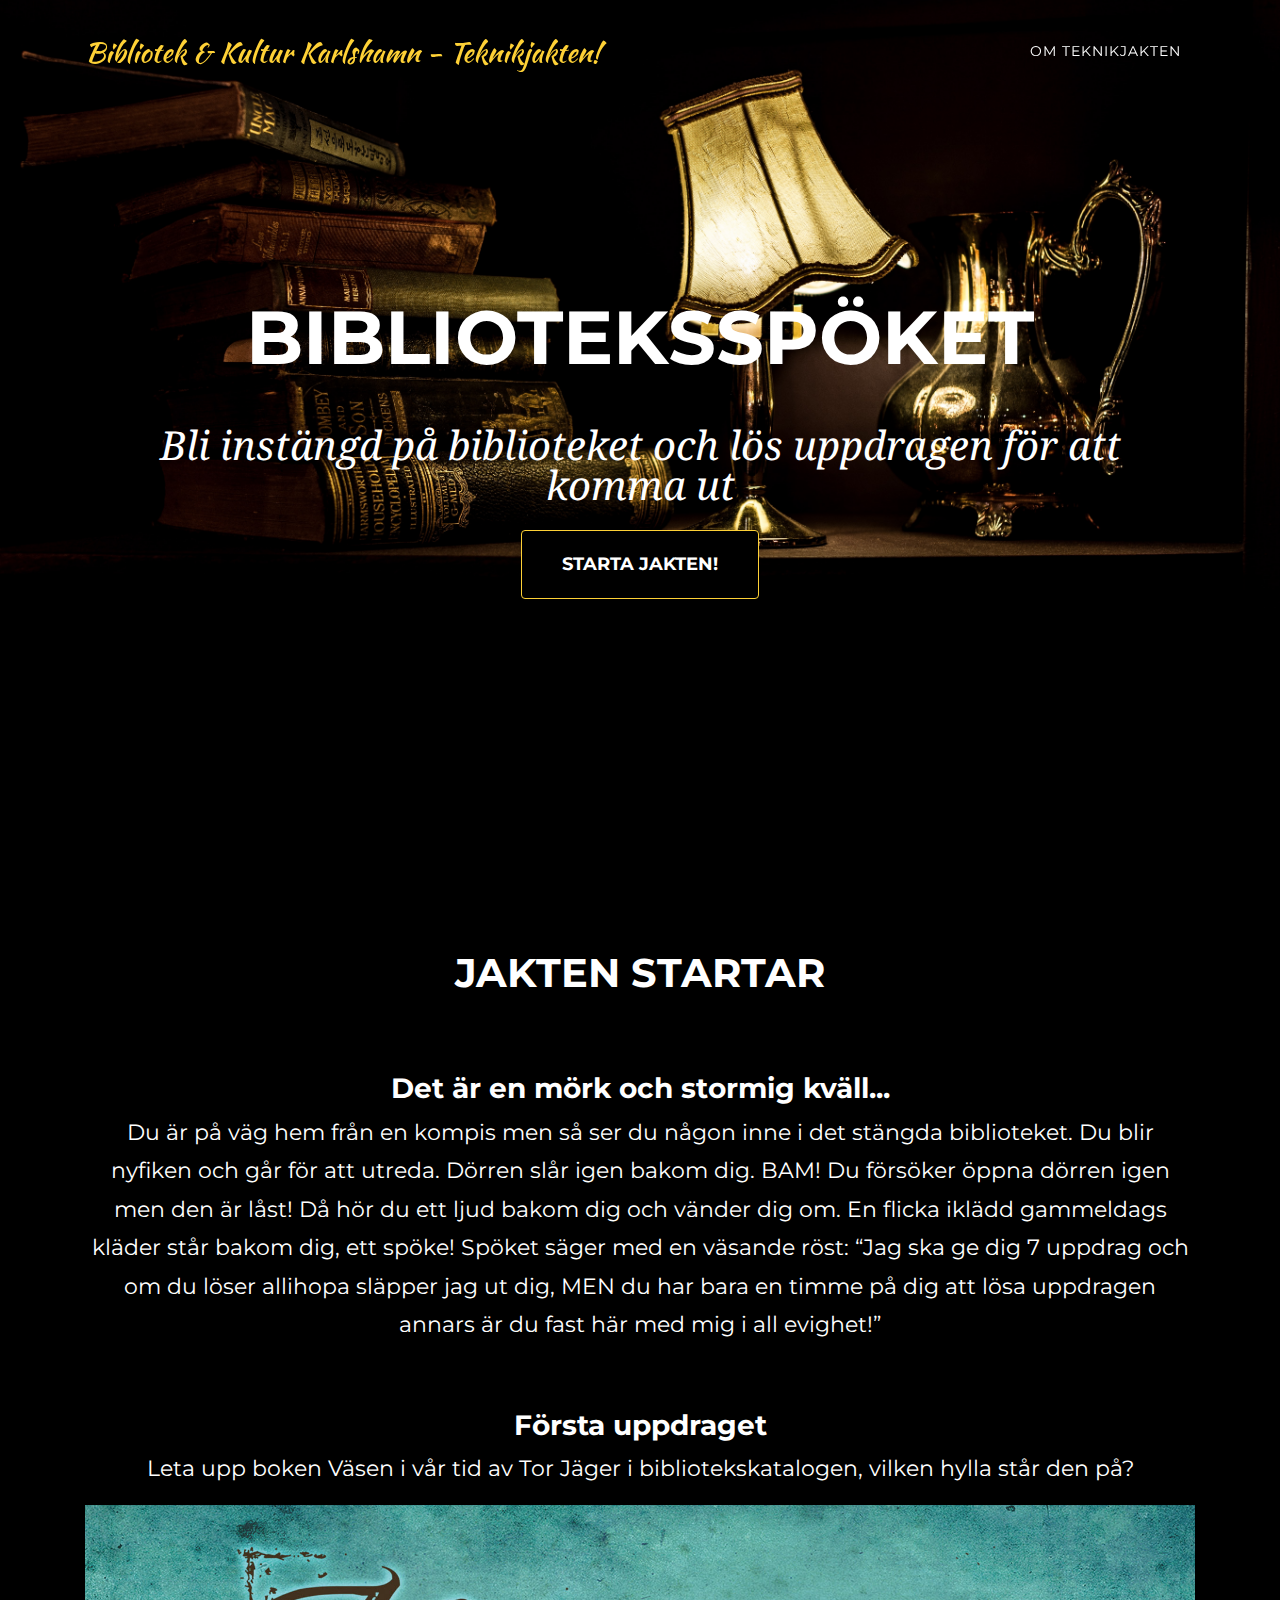
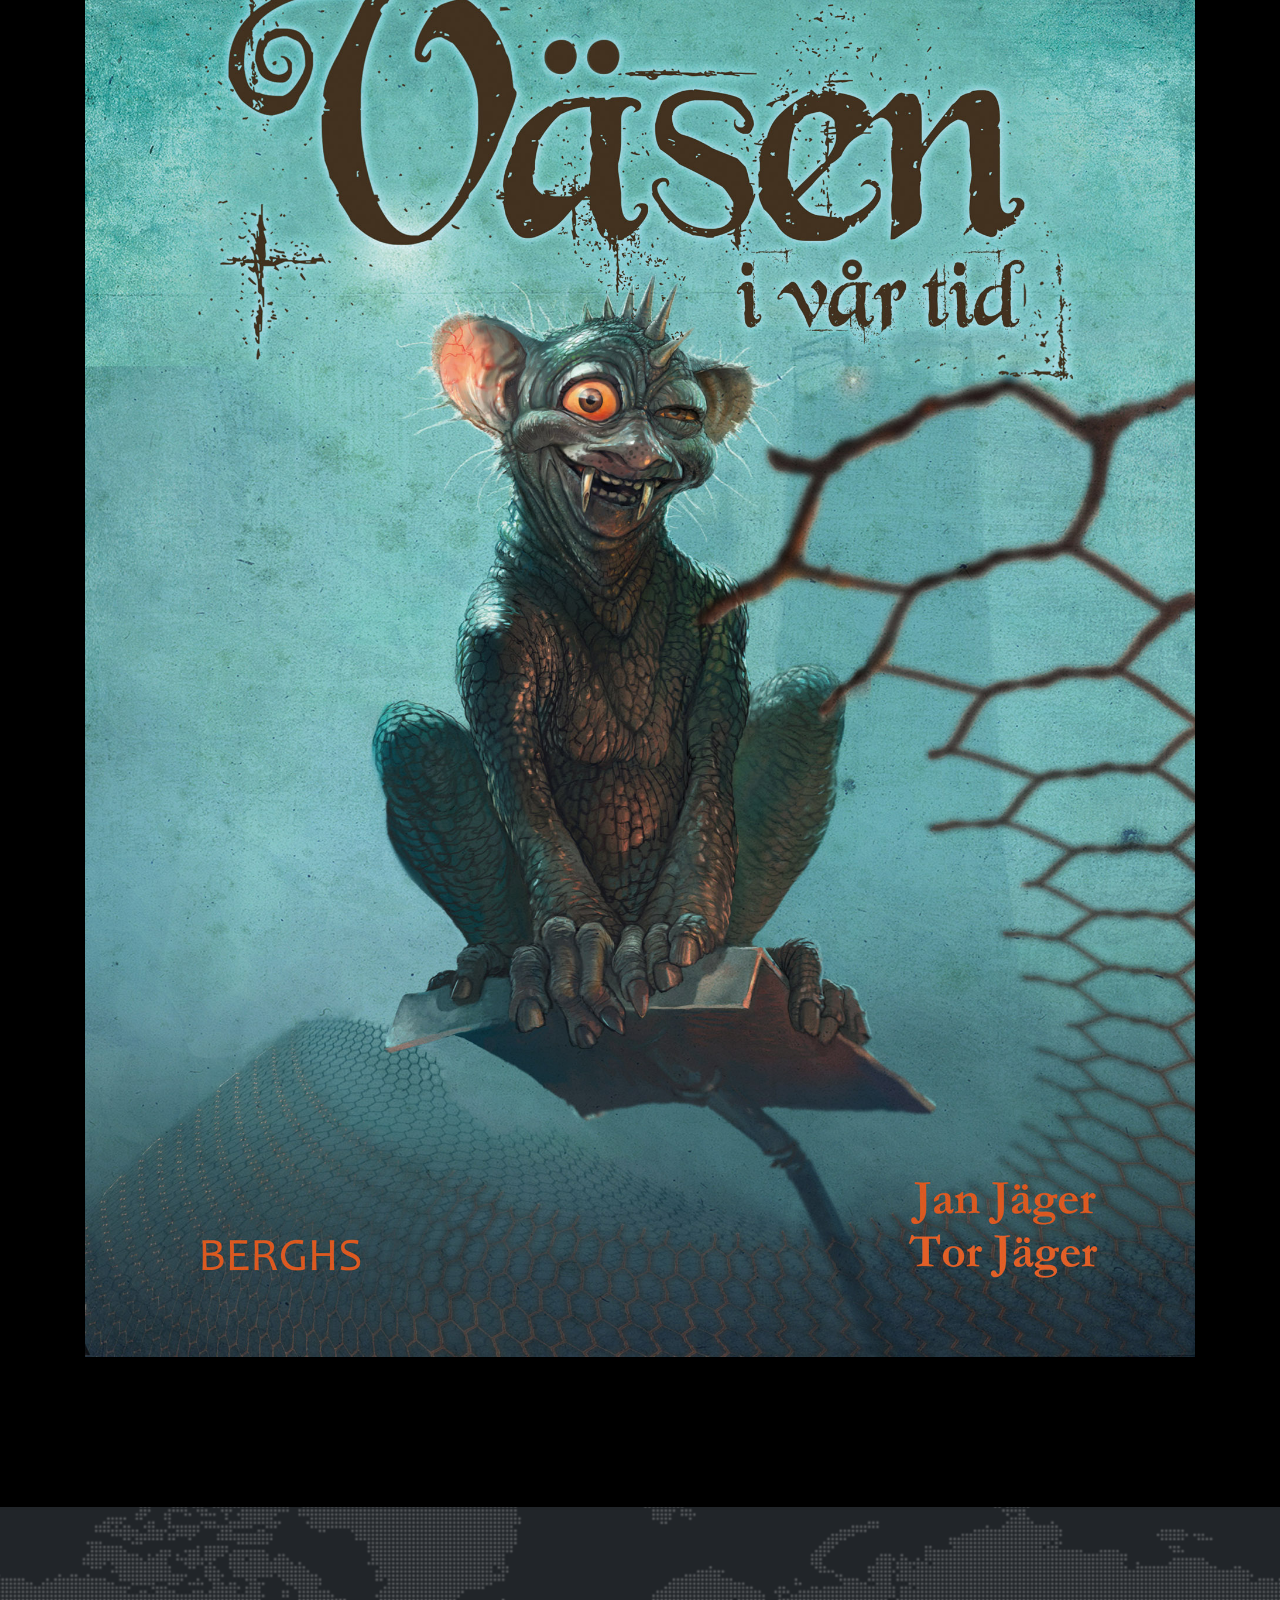
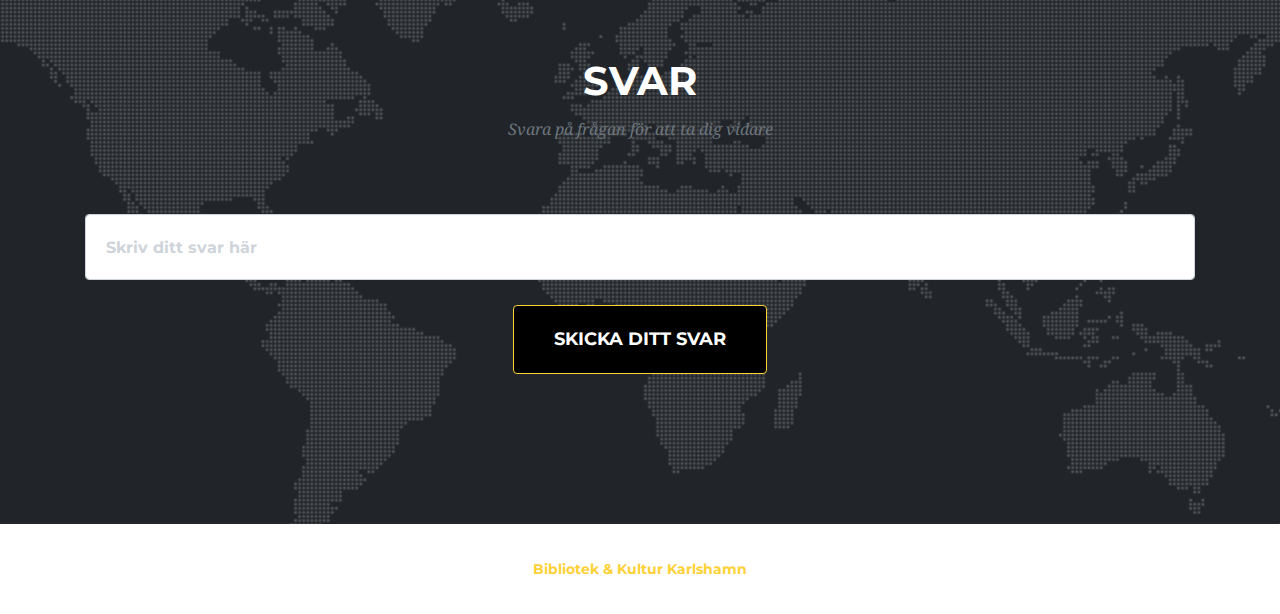
<file: index.html>
<!--
OM TEKNIKJAKTEN
==========================================================
Teknikjakten är inspirerad av escape rooms och skapades som en del 
av projektet Mer för fler som Umeå kommuns bibliotek deltog i 2018. 
Projektgruppen bestod av sex personer från olika bibliotek som gick 
en metodutbildning, SKL:s Innovationsguiden.

Du kan hitta mer information om detta projekt på följande plats

www.minabibliotek.se/merforfler

SKAPA EGNA JAKTER
==========================================================
Denna version av teknikjakten är en mall framtagen för att det skall vara
enkelt att skapa egna teknikjakter.
kunna skapa egna "teknikjakter".

Ett exempel på teknikjakt kan hittas på:

www.itbib.se/teknikjakten

LICENS OCH MALL
==========================================================
Teknikjakten är byggd med hjälp av ett javascript ramverk som heter 
Twitter bootstrap och en tema som heter Agency.
Temat kan hittas på följande sida.

https://startbootstrap.com/themes/agency/

Eller här:

https://github.com/BlackrockDigital/startbootstrap-agency

Mallen Agency använder sig av en licens som heter "The MIT License".
Det innebär följande

The MIT License (MIT)

Copyright (c) 2013-2019 Blackrock Digital LLC

Permission is hereby granted, free of charge, to any person obtaining a copy
of this software and associated documentation files (the "Software"), to deal
in the Software without restriction, including without limitation the rights
to use, copy, modify, merge, publish, distribute, sublicense, and/or sell
copies of the Software, and to permit persons to whom the Software is
furnished to do so, subject to the following conditions:

The above copyright notice and this permission notice shall be included in
all copies or substantial portions of the Software.

THE SOFTWARE IS PROVIDED "AS IS", WITHOUT WARRANTY OF ANY KIND, EXPRESS OR
IMPLIED, INCLUDING BUT NOT LIMITED TO THE WARRANTIES OF MERCHANTABILITY,
FITNESS FOR A PARTICULAR PURPOSE AND NONINFRINGEMENT. IN NO EVENT SHALL THE
AUTHORS OR COPYRIGHT HOLDERS BE LIABLE FOR ANY CLAIM, DAMAGES OR OTHER
LIABILITY, WHETHER IN AN ACTION OF CONTRACT, TORT OR OTHERWISE, ARISING FROM,
OUT OF OR IN CONNECTION WITH THE SOFTWARE OR THE USE OR OTHER DEALINGS IN
THE SOFTWARE.

SLUT PÅ KOMMENTARER
==========================================================
-->

<!--SÅ GÖR DU För att skapa en egen teknikjakt behöver du ändra vissa delar i detta dokument
sådana platser är märkta med texten ÄNDRA. Läs kommentarerna eller använd sökfunktionen
ctrl+f för att snabbt hitta de platser du behöver ändra på.-->


<!DOCTYPE html>
<html lang="sv">
  <head>
    <meta http-equiv="Content-Type" content="text/html; charset=UTF-8">
    <meta name="viewport" content="width=device-width, initial-scale=1, shrink-to-fit=no">
    <meta name="description" content="">
    <meta name="author" content="">

  <!--
  # Genom att ändra denna informationen nedan kan du ge jakten ett eget namn
  # EX: <title>Ett helt eget namn</title>
  # Informationen visas inte någonstans på webbsidan utan ändrar det namn som 
  # webbsidans flik/tabb har då du du surfar till sidan.
  # 
  -->

    <title>TEKNIKJAKT Biblioteksspöket</title>

  <!--Filer som berättar hur sidan skall se ut laddas in. Här behöver vi inte ändra något-->
  
    <link href="vendor/bootstrap/css/bootstrap.min.css" rel="stylesheet">
    <link href="vendor/fontawesome-free/css/all.min.css" rel="stylesheet" type="text/css">
    <link href="https://fonts.googleapis.com/css?family=Montserrat:400,700" rel="stylesheet" type="text/css">
    <link href='https://fonts.googleapis.com/css?family=Kaushan+Script' rel='stylesheet' type='text/css'>
    <link href='https://fonts.googleapis.com/css?family=Droid+Serif:400,700,400italic,700italic' rel='stylesheet' type='text/css'>
    <link href='https://fonts.googleapis.com/css?family=Roboto+Slab:400,100,300,700' rel='stylesheet' type='text/css'>
    <link href="css/agency.min.css" rel="stylesheet">
    <link href="css/style.css" rel="stylesheet">

  </head>


  <body id="page-top">
  <!-- Denna del av koden berättar vad menyn skall innehålla -->
    <nav class="navbar navbar-expand-lg navbar-dark fixed-top" id="mainNav">
      <div class="container">
        <a class="navbar-brand js-scroll-trigger" href="http://bibliotek.karlshamn.se">
        Bibliotek & Kultur Karlshamn - Teknikjakten!
        </a>
        <button class="navbar-toggler navbar-toggler-right" type="button" data-toggle="collapse" data-target="#navbarResponsive" aria-controls="navbarResponsive" aria-expanded="false" aria-label="Toggle navigation">
          Menu
          <i class="fas fa-bars"></i>
        </button>
        <div class="collapse navbar-collapse" id="navbarResponsive">
          <ul class="navbar-nav text-uppercase ml-auto">
          
            <li class="nav-item">
              <a class="nav-link js-scroll-trigger" href="./omoss.html">Om teknikjakten</a>
            </li> 

          </ul>
        </div>
      </div>
    </nav>

    <!--SLUT PÅ DELEN SOM BESKRIVER MENYN LÄNGST UPP-->

    <!--FÖRSTA DELEN SOM INTRODUCERAR JAKTEN STARTAR-->
    <header class="masthead">
      <div class="container">
        <div class="intro-text">
        <div class="intro-heading text-uppercase">Biblioteksspöket</div>
          <div class="intro-lead-in">Bli instängd på biblioteket och lös uppdragen för att komma ut</div>
          
          <a class="btn btn-primary btn-xl text-uppercase js-scroll-trigger" href="#services">
          Starta jakten!
          </a>
        </div>
      </div>
    </header>
    
    <!-- DELEN SOM BESKRIVER FÖRSTA UPPDRAGET STARTAR -->
    <section id="services">
      <div class="container">
        <div class="row">
          <div class="col-lg-12 text-center">
            <h2 class="section-heading text-uppercase">Jakten startar</h2>
            <h3 class="section-subheading "></h3>

            <h3>Det är en mörk och stormig kväll...</h3>
            
            <!--Ibland kanske du vill lägga till en bild i beskrivningen.
            I så fall läger du in bilden i katalogen img.
            Du lägger sedan in följande kod för att berätta att en bild skall visas.
            Men ersätter bildensnamn med det namn din bild och det filformat din bild har.

            EX:
            <img src="./img/bildensnamn.filformat">
            T.ex: <img src="./img/coolbild.jpeg">
          -->

            <p>Du är på väg hem från en kompis men så ser du någon inne i det stängda biblioteket. Du blir nyfiken och går för att utreda. Dörren slår igen bakom dig. BAM! Du försöker öppna dörren igen men den är låst! Då hör du ett ljud bakom dig och vänder dig om. En flicka iklädd gammeldags kläder står bakom dig, ett spöke! 
              
              Spöket säger med en väsande röst: “Jag ska ge dig 7 uppdrag och om du löser allihopa släpper jag ut dig, MEN du har bara en timme på dig att lösa uppdragen annars är du fast här med mig i all evighet!” </p>

            <br />
            <br />
            <h3>Första uppdraget</h3>
            
            
            
            <p>
              Leta upp boken Väsen i vår tid av Tor Jäger i bibliotekskatalogen, vilken hylla står den på?
            </p>

            <img src="./img/väsen i vår tid.jpg">

          </div>
        </div>
      </div>
    </section>

 
    
    <!-- DELEN DÄR MAN MATAR IN SITT SVAR STARTAR -->
    <section id="contact">
      <div class="container">
        <div class="row">
          <div class="col-lg-12 text-center">
            <h2 class="section-heading text-uppercase">Svar</h2>
            <h3 class="section-subheading text-muted">Svara på frågan för att ta dig vidare</h3>
          </div>
        </div>
        <div class="row">
          <div class="col-lg-12">

      <!--Du behöver här berätta vilken sida som skall laddas om man löser uppdraget.
      Just nu är det sidan som heter 2.html som skall laddas.
      Om vi istället skulle arbeta med uppdrag 2 just så och ändra i filen 2.html skulle vi då alltså
      istället låta det stå "./3.html" eftersom det då är den sidan som borde laddas.

      Vi kan fortsätta på detta viset och lägga till nya sidor tills dess att vi skapat
      så många uppdrag vi vill.
      -->
            <form id="contactForm" name="sentMessage" novalidate="novalidate" 
            action="./2.html" 
            onsubmit="return validateForm()" autocomplete="off">
              <div class="row">
                <div class="col-md-12">
                  <div class="form-group">
                    <input class="form-control" id="answer" type="text" placeholder="Skriv ditt svar här" required="required" data-validation-required-message="Rutan får inte vara tom">
                    <p class="help-block text-danger"></p>
                  </div>
                  
                <div class="col-lg-12 text-center">
                  <div id="success"></div>
                  <button id="sendMessageButton" class="btn btn-primary btn-xl text-uppercase" type="submit">Skicka ditt svar</button>
                </div>
              </div>
            
          </div></form>
        </div>
      </div>
    </div></section>

    <!-- DENNA DEL BESKRIVER INFORMATIONEN SOM VISAS LÄNGST NER PÅ SIDAN -->
    <footer>
      <div class="container">
        <div class="row">
          <div class="col-md-12">
            <span class="copyright">
              <a href="http://bibliotek.karlshamn.se" style="font-weight: bold">
                  Bibliotek & Kultur Karlshamn
              </a>
            </span>
          </div>
          
        </div>
      </div>
    </footer>



    <!-- Filer som denna mall använder läses in, du behöver inte ändra något här.-->

    <script src="vendor/jquery/jquery.min.js"></script>
    <script src="vendor/bootstrap/js/bootstrap.bundle.min.js"></script>
    <script src="vendor/jquery-easing/jquery.easing.min.js"></script>
    <script src="js/agency.min.js"></script>
    <script src="js/agency.min.js"></script>

    <!--I DENNA DEL BERÄTTAR DU VAD SOM ÄR RÄTT SVAR-->
    <script>
    function validateForm() {

      //Det använder skriver i rutan hämtas in och sparas i en variabel som heter answer.
      //det man skrivit in i rutan konverteras automatiskt till gemener.
      //Skriver någon in MeDDelande och då använder versaler kommer texten som sparas att ändå att bli meddelande.
      //Det gör det lättare att berätta vilket alteranativ som är rätt eftersom
      //vi inte behöver ta hänsyn till gemenser/versaler.
      var answer = document.forms["contactForm"]["answer"].value.toLowerCase();
      
      /*Genom att ändra det som står mellan dessa tecken "" kan du välja vad som är rätt svar 
      Viktigt! Skriv svaret med små bokstäver.

      EX: if (answer == "mittsvar")

      Om man nu skriver in mittsvar i rutan kommer man vidare.
      
      Finns det fler än ett rätt svar? 

      Genom att lägga till följande tecken || (markera texten och kopiera 
      eller tryck alt-gr samtidigt som du trycker på tangenten till höger om shift)
      så kan du lägga till fler alternativ som är rätt.

      EX: Med två räta svar

      if (answer == "svar1" || answer == "svar2" )
      
      EX: Med tre rätta svar

      if (answer == "svar1" || answer == "svar2" answer == "svar3" )
      */

      if (answer == "umz") { /*Kom ihåg att svaret skall skrivas med gemener*/
          return true;
      }else{
        document.getElementById("answer").value ="";
        document.getElementById("answer").setAttribute("placeholder","Det var tyvärr fel svar, försök igen!");
        return false;
      }
    }
  </script>

  <!--GRATTIS! Du har nu gjort startsidan för din egen teknikjakt! Testa att dubbelklicka på denna fil
  index.html för att visa sidan i din webbläsare. Fungerar inte  det kan du högerklicka på filen och välja öppna med. Där borde du kunna hitta någon webbläsare som alternativ

  EX: Internet Explorer, Edge, Firefox, Chrome

  Det är nu dags att öppna sidan som heter 2.html och följa instruktionerna där.
  -->
</body>
</html>
</file>
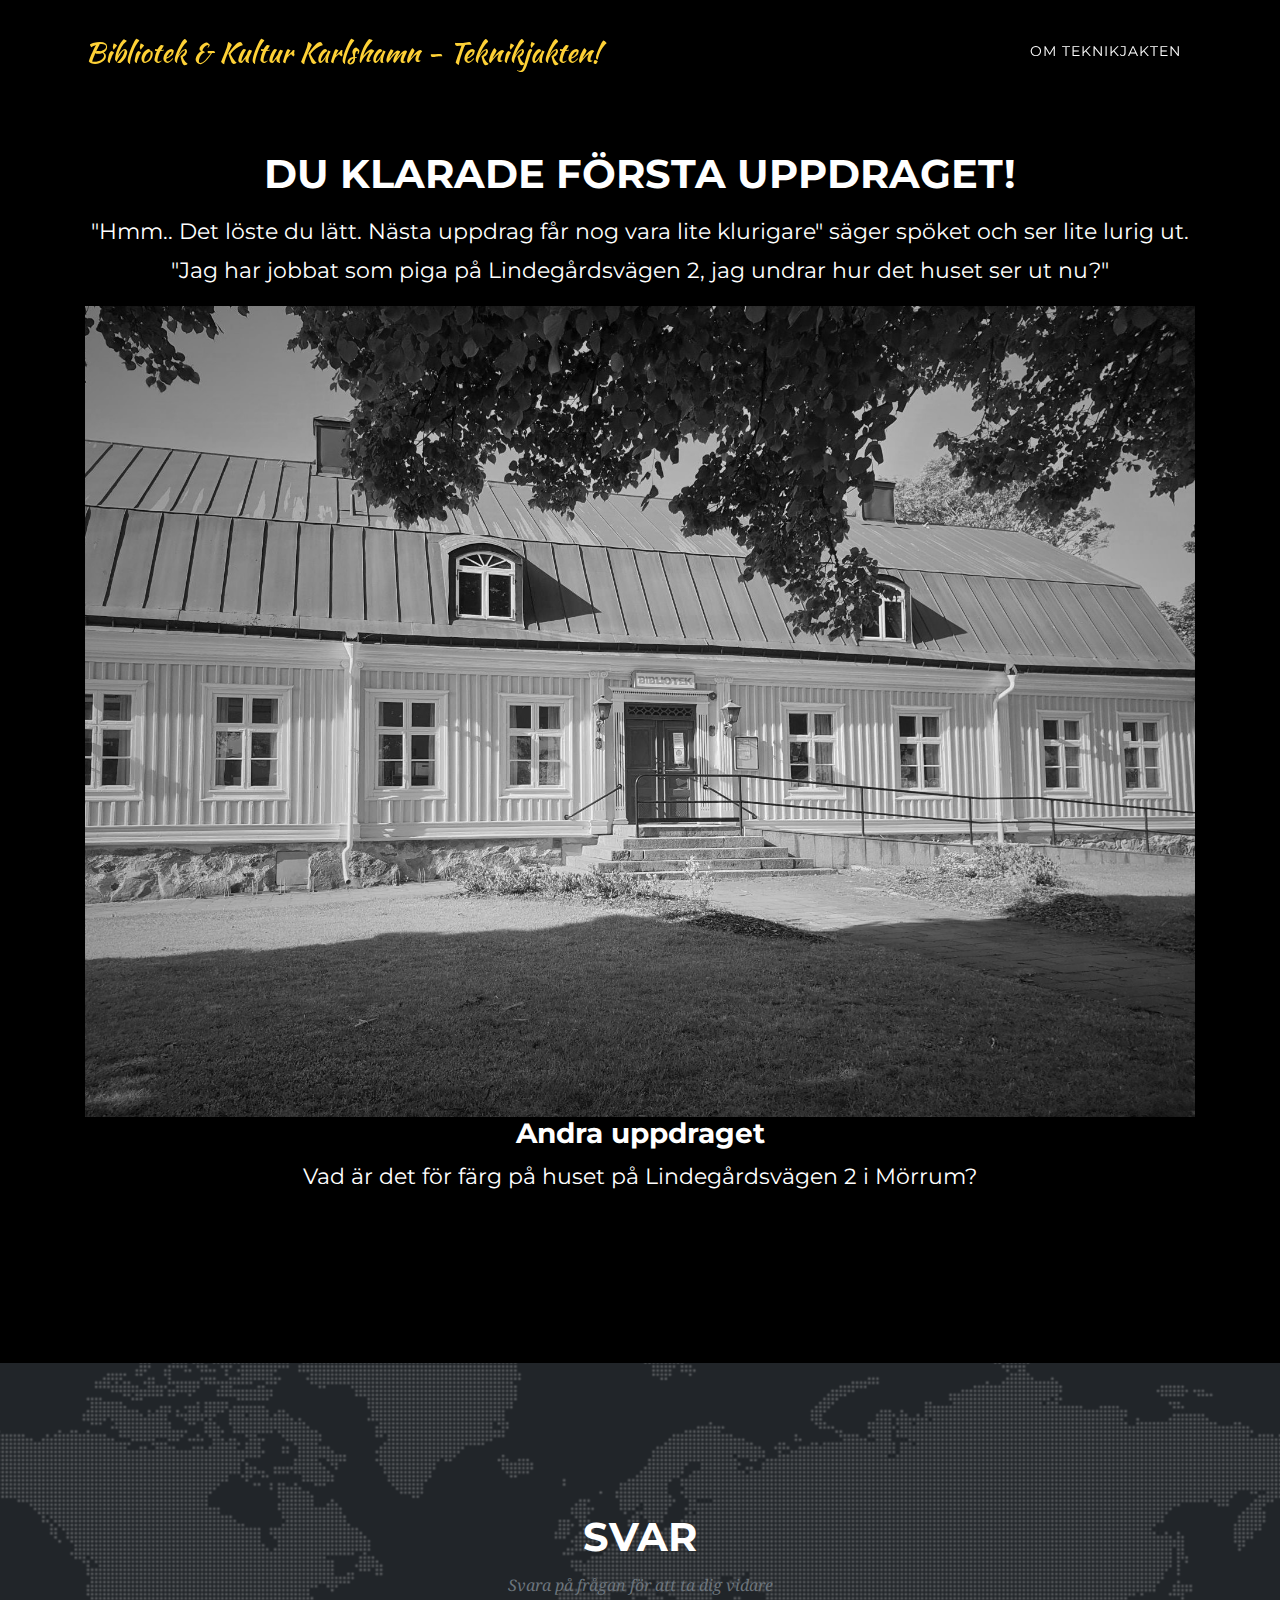
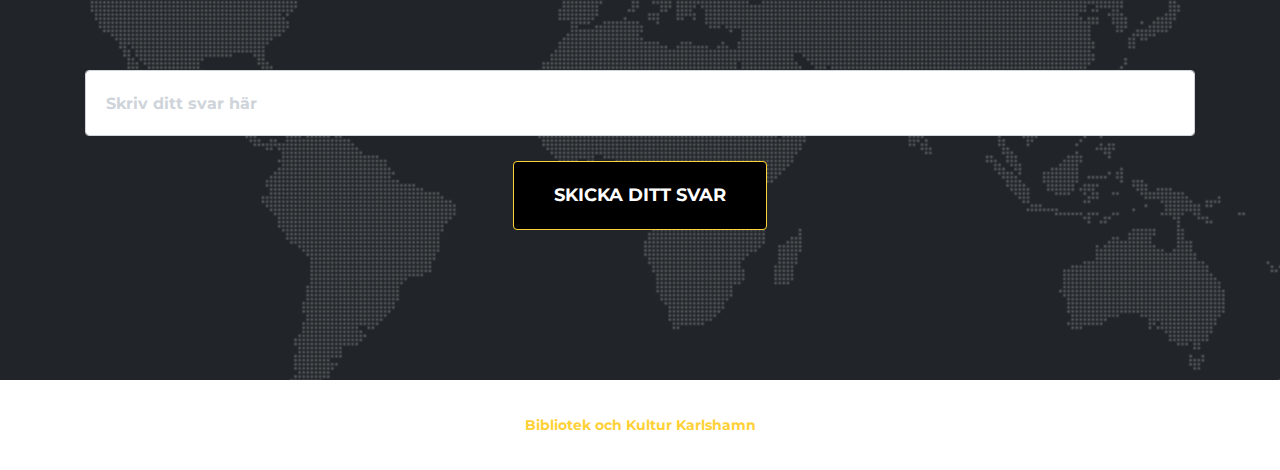
<file: 2.html>
<!--
SKAPA EN EGEN MALLSIDA FÖR UPPDRAG
==========================================================
Nu blir det lite repetition. Den sida hu hintills arbetet med 
introducerade jakten och hade därför lite speciellt innehåll.

Målet med den sida du arbetar med just nu är att skapa en
mall som du sedan kan kopiera till så många uppdrag du behöver.
Du behöver sedan ändra ett saker på varje sida.

1. Beskrivningen av uppdraget.
2. Uppgiftens nummer
3. Vad det rätta svaret är
4. Vilken sida som skall laddas om man svarar rätt.
-->

<!DOCTYPE html>
<html lang="sv">
  <head>
    <meta http-equiv="Content-Type" content="text/html; charset=UTF-8">
    <meta name="viewport" content="width=device-width, initial-scale=1, shrink-to-fit=no">
    <meta name="description" content="">
    <meta name="author" content="">

  <!--
  # Genom att ändra denna informationen nedan kan du ge jakten ett eget namn
  # EX: <title>Ett helt eget namn</title>
  # Informationen visas inte någonstans på webbsidan utan ändrar det namn som 
  # webbsidans flik/tabb har då du du surfar till sidan.
  # 
  -->
    <title>TEKNIKJAKT Biblioteksspöket</title>

  <!--Filer som berättar hur sidan skall se ut laddas in. Här behöver vi inte ändra något-->
  
    <link href="vendor/bootstrap/css/bootstrap.min.css" rel="stylesheet">
    <link href="vendor/fontawesome-free/css/all.min.css" rel="stylesheet" type="text/css">
    <link href="https://fonts.googleapis.com/css?family=Montserrat:400,700" rel="stylesheet" type="text/css">
    <link href='https://fonts.googleapis.com/css?family=Kaushan+Script' rel='stylesheet' type='text/css'>
    <link href='https://fonts.googleapis.com/css?family=Droid+Serif:400,700,400italic,700italic' rel='stylesheet' type='text/css'>
    <link href='https://fonts.googleapis.com/css?family=Roboto+Slab:400,100,300,700' rel='stylesheet' type='text/css'>
    <link href="css/agency.min.css" rel="stylesheet">
    <link href="css/style.css" rel="stylesheet">
  </head>


  <body id="page-top">
  <!-- Denna del av koden berättar vad menyn skall innehålla -->
    <nav class="navbar navbar-expand-lg navbar-dark fixed-top" id="mainNav">
      <div class="container">
        <a class="navbar-brand js-scroll-trigger" href="#page-top">Bibliotek & Kultur Karlshamn - Teknikjakten!</a>

        <button class="navbar-toggler navbar-toggler-right" type="button" data-toggle="collapse" data-target="#navbarResponsive" aria-controls="navbarResponsive" aria-expanded="false" aria-label="Toggle navigation">
          Menu
          <i class="fas fa-bars"></i>
        </button>
        <div class="collapse navbar-collapse" id="navbarResponsive">
          <ul class="navbar-nav text-uppercase ml-auto">
        
            <li class="nav-item">
              <a class="nav-link js-scroll-trigger" href="./omoss.html">Om teknikjakten</a>
            </li> 

          </ul>
        </div>
      </div>
    </nav>

    <!--SLUT PÅ DELEN SOM BESKRIVER MENYN LÄNGST UPP-->

    <!-- DELEN SOM BESKRIVER FÖRSTA UPPDRAGET STARTAR -->
    <section id="services">
      <div class="container">
        <div class="row">
          <div class="col-lg-12 text-center">
            <!--Sidans största rubrik-->
            <h2 class="section-heading text-uppercase">Du klarade första uppdraget!</h2>

            <!--Bakgrunds information-->
            <h3></h3>

            <!--Eventuellt återkoppling gällande det tidigare uppdraget-->
            <p> 
            "Hmm.. Det löste du lätt. Nästa uppdrag får nog vara lite klurigare" säger spöket och ser lite lurig ut. 
            "Jag har jobbat som piga på Lindegårdsvägen 2, jag undrar hur det huset ser ut nu?"
            
          </p>
<img src="./img/mörrums bibliotek svartvit.png">


            <!--Uppgiftens nummer-->
            <h3>Andra uppdraget</h3>
            <!--Vilket är uppdraget?-->
            <p>
             Vad är det för färg på huset på Lindegårdsvägen 2 i Mörrum?


            


            <!--Ibland kanske du vill lägga till en bild i beskrivningen.
            I så fall läger du in bilden i katalogen img.
            Du lägger sedan in följande kod för att berätta att en bild skall visas.
            Men ersätter bildensnamn med det namn din bild och det filformat din bild har.

            EX:
            <img src="./img/bildensnamn.filformat">
            T.ex: <img src="./img/coolbild.jpeg">
            -->
            </p>
          </div>
        </div>
      </div>
    </section>

 
<!-- DELEN DÄR MAN MATAR IN SITT SVAR STARTAR -->
    <section id="contact">
      <div class="container">
        <div class="row">
          <div class="col-lg-12 text-center">
            <h2 class="section-heading text-uppercase">Svar</h2>
            <h3 class="section-subheading text-muted">Svara på frågan för att ta dig vidare</h3>
          </div>
        </div>
        <div class="row">
          <div class="col-lg-12">

      <!--VILKEN SIDA SKALL LADDAS OM MAN SKRIVIT IN RÄTT SVAR
      Du behöver här berätta vilken sida som skall laddas om man löser uppdraget.
      Just nu är det sidan som heter 2.html som skall laddas.
      Om vi istället skulle arbeta med uppdrag 2 just så och ändra i filen 2.html skulle vi då alltså
      istället låta det stå 3.html eftersom det då är den sidan som borde laddas.
      Om detta är sista uppdraget i din jakt skriver du in klar.html

      Vi kan fortsätta på detta viset och lägga till nya sidor tills dess att vi skapat
      så många uppdrag vi vill.
      -->
            <form id="contactForm" name="sentMessage" novalidate="novalidate" 
            action="./3.html" 
            onsubmit="return validateForm()" autocomplete="off">
              <div class="row">
                <div class="col-md-12">
                  <div class="form-group">
                    <input class="form-control" id="answer" type="text" placeholder="Skriv ditt svar här" required="required" data-validation-required-message="Rutan får inte vara tom">
                    <p class="help-block text-danger"></p>
                  </div>
                  
                <div class="col-lg-12 text-center">
                  <div id="success"></div>
                  <button id="sendMessageButton" class="btn btn-primary btn-xl text-uppercase" type="submit">Skicka ditt svar</button>
                </div>
              </div>
            
          </div></form>
        </div>
      </div>
    </div></section>

    <!-- DENNA DEL BESKRIVER INFORMATIONEN SOM VISAS LÄNGST NER PÅ SIDAN -->
    <footer>
      <div class="container">
        <div class="row">
          <div class="col-md-12">
            <span class="copyright">
              <a href="http://bibliotek.karlshamn.se" style="font-weight: bold">
                  Bibliotek och Kultur Karlshamn
              </a>
            </span>
          </div>
          
        </div>
      </div>
    </footer>

    <!-- Filer som denna mall använder läses in -->
    <script src="vendor/jquery/jquery.min.js"></script>
    <script src="vendor/bootstrap/js/bootstrap.bundle.min.js"></script>
    <script src="vendor/jquery-easing/jquery.easing.min.js"></script>
    <script src="js/agency.min.js"></script>
    <script src="js/agency.min.js"></script>

    <!--I DENNA DEL BERÄTTAR DU VAD SOM ÄR RÄTT SVAR-->
    <script>
    function validateForm() {

      //Det använder skriver i rutan hämtas in och sparas i en variabel som heter answer.
      var answer = document.forms["contactForm"]["answer"].value.toLowerCase();
      
      /*Genom att ändra det som står mellan dessa tecken "" kan du välja vad som är rätt svar 
      Viktigt! Skriv svaret med små bokstäver.

      EX: if (answer == "mittsvar")

      Om man nu skriver in mittsvar i rutan kommer man vidare.
      
      Finns det fler än ett rätt svar? 

      Genom att lägga till följande tecken || (markera texten och kopiera 
      eller tryck alt-gr samtidigt som du trycker på tangenten till höger om shift)
      så kan du lägga till fler alternativ som är rätt.

      EX: Med två räta svar

       if (answer == "svar1" || answer == "svar2" )
      
      EX: Med tre rätta svar

      if (answer == "svar1" || answer == "svar2" answer == "svar3" )

      */

      if (answer == "gul"|| answer == "gult") {
          return true;
      }else{
        document.getElementById("answer").value ="";
        document.getElementById("answer").setAttribute("placeholder","Det var tyvärr fel svar, försök igen!");
        return false;
      }
    }
  </script>

  <!--GRATTIS Du har nu gjort uppdrag nummer två!
  Du har nu skapat en mall för en uppdragssida att utgå från.
  Vill du t.ex. skapa en teknikjakt med kan du kopiera 
  dokument och döpa kopian till 3.html. Du kan sedan upprepa samma tillvägagångssätt
  fler gånger och du vill skapa en jakt med fler uppdrag.

  3.html

  Du går sedan igenom dessa kopior på samma vis som detta dokument.


  Så avslutar du jakten.

  Du avslutar jakten genom att säga att man skall hamna på sidan
  klar.html om man skriver in rätt svar.

  EX: 
            action="./klar.html" 

  Du hittar fler instruktioner här ovan under delen som heter
  VILKEN SIDA SKALL LADDAS OM SKRIVIT IN RÄTT SVAR
  -->
</body>
</html>
</file>
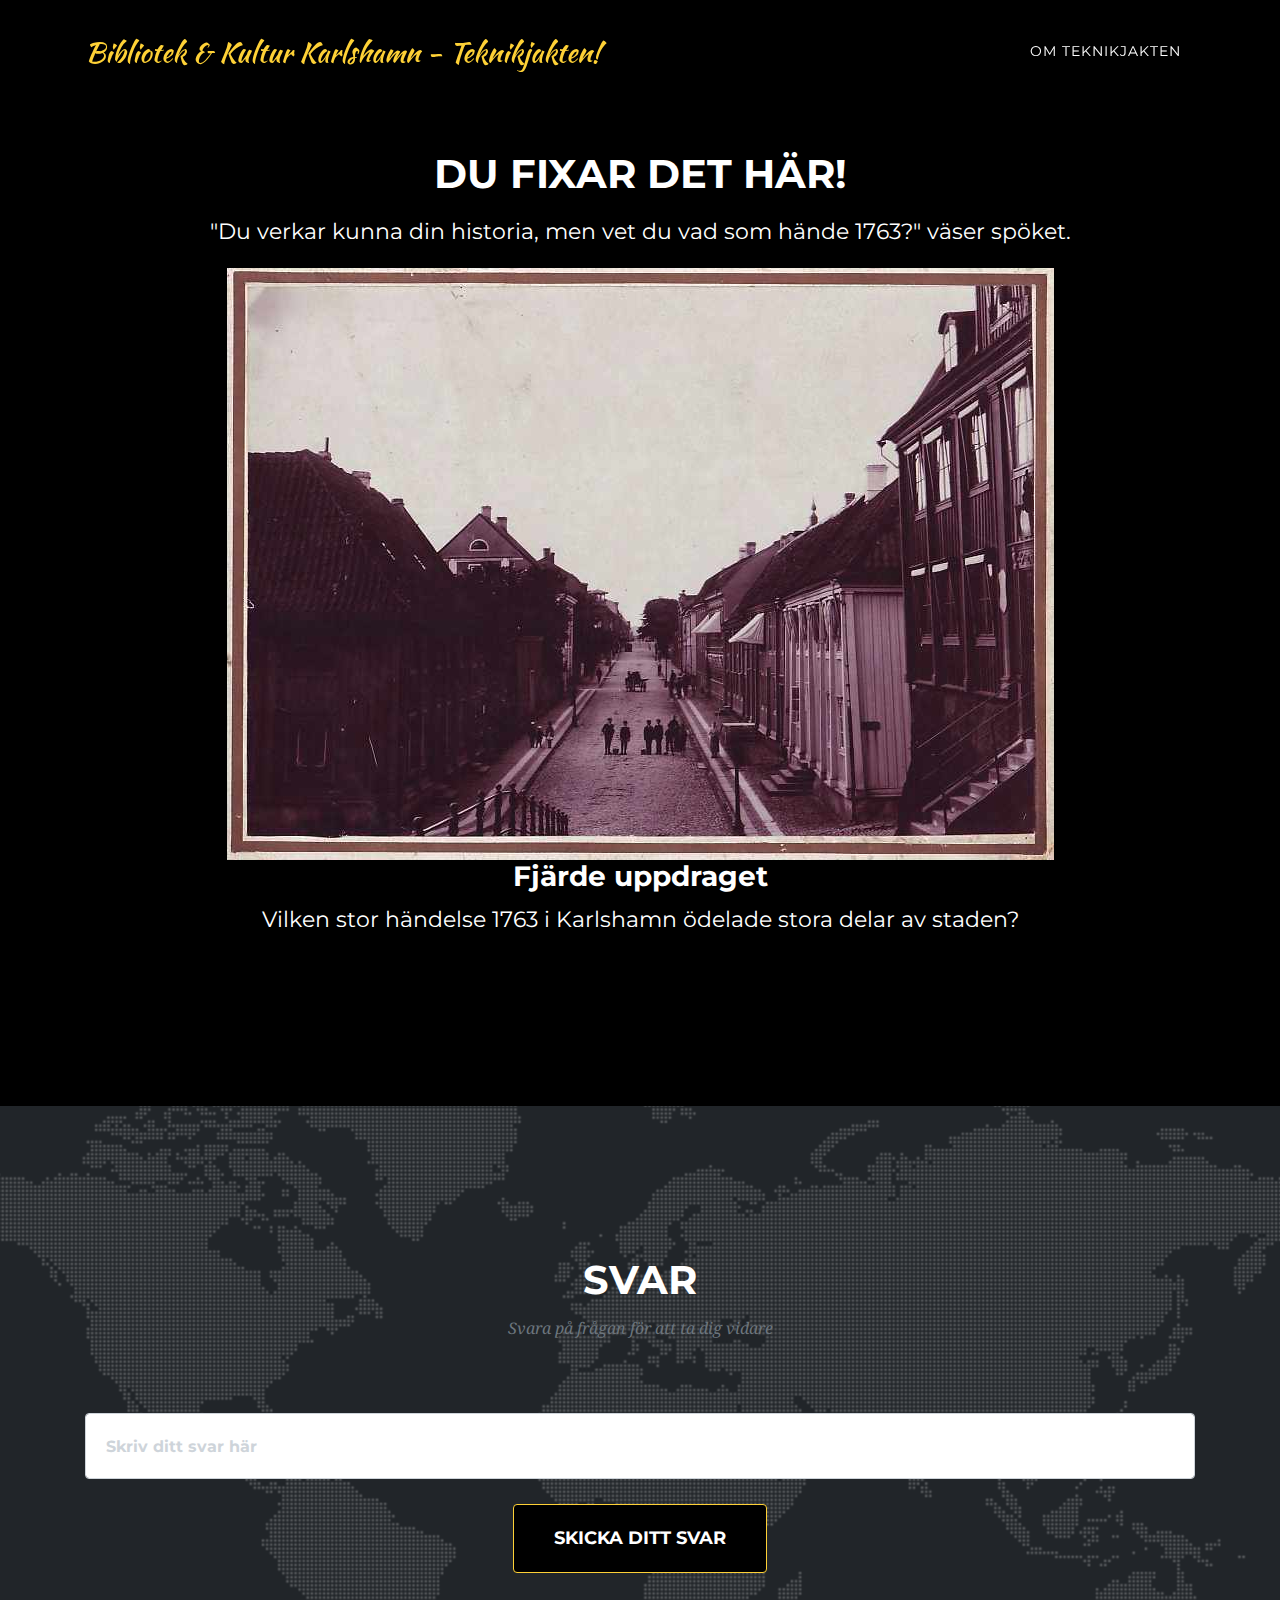
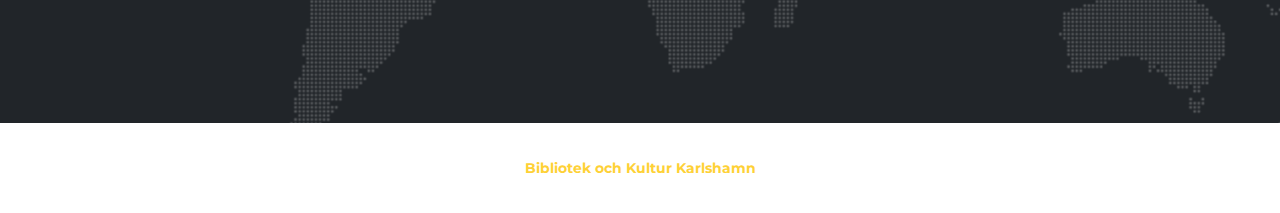
<file: 4.html>
<!--
SKAPA EN EGEN MALLSIDA FÖR UPPDRAG
==========================================================
Nu blir det lite repetition. Den sida hu hintills arbetet med 
introducerade jakten och hade därför lite speciellt innehåll.

Målet med den sida du arbetar med just nu är att skapa en
mall som du sedan kan kopiera till så många uppdrag du behöver.
Du behöver sedan ändra ett saker på varje sida.

1. Beskrivningen av uppdraget.
2. Uppgiftens nummer
3. Vad det rätta svaret är
4. Vilken sida som skall laddas om man svarar rätt.
-->

<!DOCTYPE html>
<html lang="sv">
  <head>
    <meta http-equiv="Content-Type" content="text/html; charset=UTF-8">
    <meta name="viewport" content="width=device-width, initial-scale=1, shrink-to-fit=no">
    <meta name="description" content="">
    <meta name="author" content="">

  <!--
  # Genom att ändra denna informationen nedan kan du ge jakten ett eget namn
  # EX: <title>Ett helt eget namn</title>
  # Informationen visas inte någonstans på webbsidan utan ändrar det namn som 
  # webbsidans flik/tabb har då du du surfar till sidan.
  # 
  -->
    <title>TEKNIKJAKT Biblioteksspöket</title>

  <!--Filer som berättar hur sidan skall se ut laddas in. Här behöver vi inte ändra något-->
  
    <link href="vendor/bootstrap/css/bootstrap.min.css" rel="stylesheet">
    <link href="vendor/fontawesome-free/css/all.min.css" rel="stylesheet" type="text/css">
    <link href="https://fonts.googleapis.com/css?family=Montserrat:400,700" rel="stylesheet" type="text/css">
    <link href='https://fonts.googleapis.com/css?family=Kaushan+Script' rel='stylesheet' type='text/css'>
    <link href='https://fonts.googleapis.com/css?family=Droid+Serif:400,700,400italic,700italic' rel='stylesheet' type='text/css'>
    <link href='https://fonts.googleapis.com/css?family=Roboto+Slab:400,100,300,700' rel='stylesheet' type='text/css'>
    <link href="css/agency.min.css" rel="stylesheet">
    <link href="css/style.css" rel="stylesheet">
  </head>


  <body id="page-top">
  <!-- Denna del av koden berättar vad menyn skall innehålla -->
    <nav class="navbar navbar-expand-lg navbar-dark fixed-top" id="mainNav">
      <div class="container">
        <a class="navbar-brand js-scroll-trigger" href="#page-top">Bibliotek & Kultur Karlshamn - Teknikjakten!</a>

        <button class="navbar-toggler navbar-toggler-right" type="button" data-toggle="collapse" data-target="#navbarResponsive" aria-controls="navbarResponsive" aria-expanded="false" aria-label="Toggle navigation">
          Menu
          <i class="fas fa-bars"></i>
        </button>
        <div class="collapse navbar-collapse" id="navbarResponsive">
          <ul class="navbar-nav text-uppercase ml-auto">
          
            <li class="nav-item">
              <a class="nav-link js-scroll-trigger" href="./omoss.html">Om teknikjakten</a>
            </li> 

          </ul>
        </div>
      </div>
    </nav>

    <!--SLUT PÅ DELEN SOM BESKRIVER MENYN LÄNGST UPP-->

    <!-- DELEN SOM BESKRIVER FÖRSTA UPPDRAGET STARTAR -->
    <section id="services">
      <div class="container">
        <div class="row">
          <div class="col-lg-12 text-center">
            <!--Sidans största rubrik-->
            <h2 class="section-heading text-uppercase">Du fixar det här!</h2>

            <!--Bakgrunds information-->
            <h3></h3>

            <!--Eventuellt återkoppling gällande det tidigare uppdraget-->
            <p> 
            "Du verkar kunna din historia, men vet du vad som hände 1763?" väser spöket.
            
          </p>
<img src="./img/foto_harms_backe.jpg">


            <!--Uppgiftens nummer-->
            <h3>Fjärde uppdraget</h3>
            <!--Vilket är uppdraget?-->
            <p>
             Vilken stor händelse 1763 i Karlshamn ödelade stora delar av staden? 


            


            <!--Ibland kanske du vill lägga till en bild i beskrivningen.
            I så fall läger du in bilden i katalogen img.
            Du lägger sedan in följande kod för att berätta att en bild skall visas.
            Men ersätter bildensnamn med det namn din bild och det filformat din bild har.

            EX:
            <img src="./img/bildensnamn.filformat">
            T.ex: <img src="./img/coolbild.jpeg">
            -->
            </p>
          </div>
        </div>
      </div>
    </section>

 
<!-- DELEN DÄR MAN MATAR IN SITT SVAR STARTAR -->
    <section id="contact">
      <div class="container">
        <div class="row">
          <div class="col-lg-12 text-center">
            <h2 class="section-heading text-uppercase">Svar</h2>
            <h3 class="section-subheading text-muted">Svara på frågan för att ta dig vidare</h3>
          </div>
        </div>
        <div class="row">
          <div class="col-lg-12">

      <!--VILKEN SIDA SKALL LADDAS OM MAN SKRIVIT IN RÄTT SVAR
      Du behöver här berätta vilken sida som skall laddas om man löser uppdraget.
      Just nu är det sidan som heter 2.html som skall laddas.
      Om vi istället skulle arbeta med uppdrag 2 just så och ändra i filen 2.html skulle vi då alltså
      istället låta det stå 3.html eftersom det då är den sidan som borde laddas.
      Om detta är sista uppdraget i din jakt skriver du in klar.html

      Vi kan fortsätta på detta viset och lägga till nya sidor tills dess att vi skapat
      så många uppdrag vi vill.
      -->
            <form id="contactForm" name="sentMessage" novalidate="novalidate" 
            action="./5.html" 
            onsubmit="return validateForm()" autocomplete="off">
              <div class="row">
                <div class="col-md-12">
                  <div class="form-group">
                    <input class="form-control" id="answer" type="text" placeholder="Skriv ditt svar här" required="required" data-validation-required-message="Rutan får inte vara tom">
                    <p class="help-block text-danger"></p>
                  </div>
                  
                <div class="col-lg-12 text-center">
                  <div id="success"></div>
                  <button id="sendMessageButton" class="btn btn-primary btn-xl text-uppercase" type="submit">Skicka ditt svar</button>
                </div>
              </div>
            
          </div></form>
        </div>
      </div>
    </div></section>

    <!-- DENNA DEL BESKRIVER INFORMATIONEN SOM VISAS LÄNGST NER PÅ SIDAN -->
    <footer>
      <div class="container">
        <div class="row">
          <div class="col-md-12">
            <span class="copyright">
              <a href="http://bibliotek.karlshamn.se" style="font-weight: bold">
                  Bibliotek och Kultur Karlshamn
              </a>
            </span>
          </div>
          
        </div>
      </div>
    </footer>

    <!-- Filer som denna mall använder läses in -->
    <script src="vendor/jquery/jquery.min.js"></script>
    <script src="vendor/bootstrap/js/bootstrap.bundle.min.js"></script>
    <script src="vendor/jquery-easing/jquery.easing.min.js"></script>
    <script src="js/agency.min.js"></script>
    <script src="js/agency.min.js"></script>

    <!--I DENNA DEL BERÄTTAR DU VAD SOM ÄR RÄTT SVAR-->
    <script>
    function validateForm() {

      //Det använder skriver i rutan hämtas in och sparas i en variabel som heter answer.
      var answer = document.forms["contactForm"]["answer"].value.toLowerCase();
      
      /*Genom att ändra det som står mellan dessa tecken "" kan du välja vad som är rätt svar 
      Viktigt! Skriv svaret med små bokstäver.

      EX: if (answer == "mittsvar")

      Om man nu skriver in mittsvar i rutan kommer man vidare.
      
      Finns det fler än ett rätt svar? 

      Genom att lägga till följande tecken || (markera texten och kopiera 
      eller tryck alt-gr samtidigt som du trycker på tangenten till höger om shift)
      så kan du lägga till fler alternativ som är rätt.

      EX: Med två räta svar

       if (answer == "svar1" || answer == "svar2" )
      
      EX: Med tre rätta svar

      if (answer == "svar1" || answer == "svar2" answer == "svar3" )

      */

      if (answer == "brand"|| answer == "branden"|| answer == "eld"|| answer == "eldsvåda") {
          return true;
      }else{
        document.getElementById("answer").value ="";
        document.getElementById("answer").setAttribute("placeholder","Det var tyvärr fel svar, försök igen!");
        return false;
      }
    }
  </script>

  <!--GRATTIS Du har nu gjort uppdrag nummer två!
  Du har nu skapat en mall för en uppdragssida att utgå från.
  Vill du t.ex. skapa en teknikjakt med kan du kopiera 
  dokument och döpa kopian till 3.html. Du kan sedan upprepa samma tillvägagångssätt
  fler gånger och du vill skapa en jakt med fler uppdrag.

  3.html

  Du går sedan igenom dessa kopior på samma vis som detta dokument.


  Så avslutar du jakten.

  Du avslutar jakten genom att säga att man skall hamna på sidan
  klar.html om man skriver in rätt svar.

  EX: 
            action="./klar.html" 

  Du hittar fler instruktioner här ovan under delen som heter
  VILKEN SIDA SKALL LADDAS OM SKRIVIT IN RÄTT SVAR
  -->
</body>
</html>
</file>
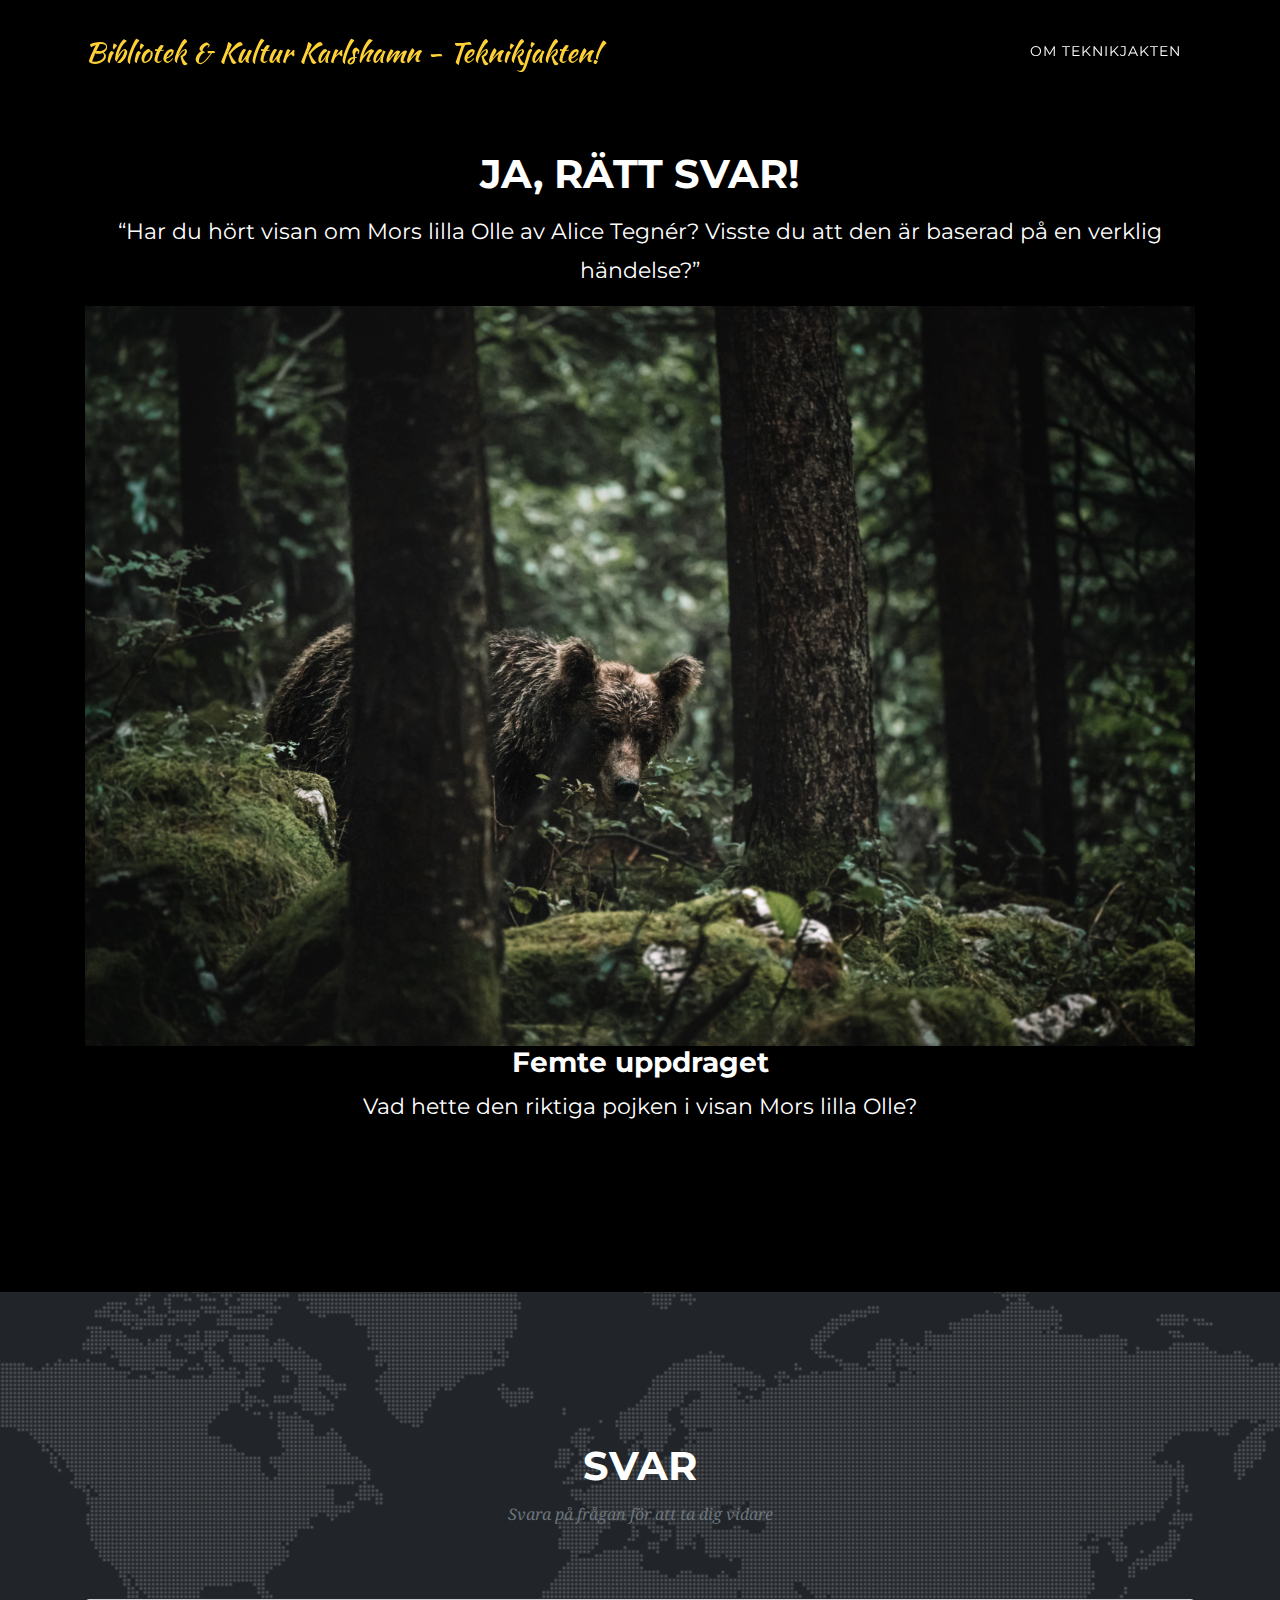
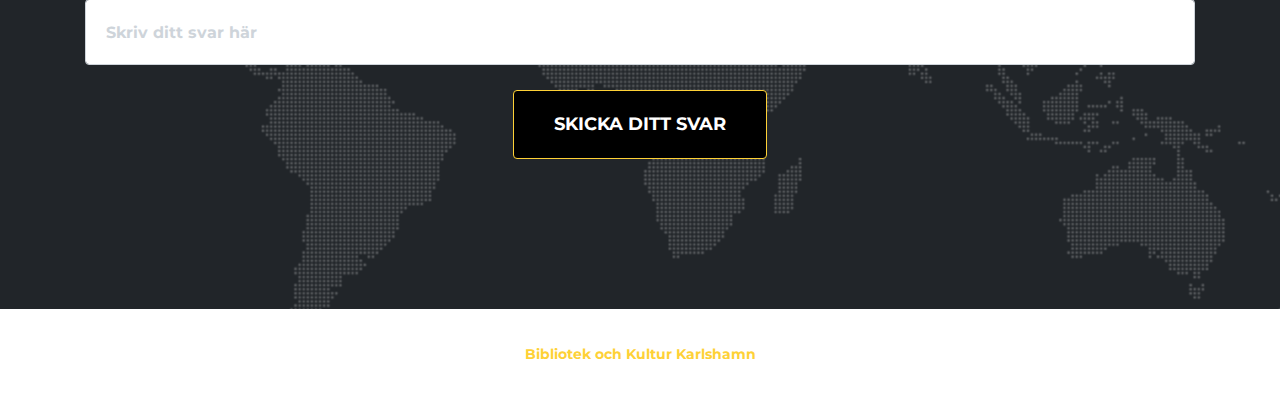
<file: 5.html>
<!--
SKAPA EN EGEN MALLSIDA FÖR UPPDRAG
==========================================================
Nu blir det lite repetition. Den sida hu hintills arbetet med 
introducerade jakten och hade därför lite speciellt innehåll.

Målet med den sida du arbetar med just nu är att skapa en
mall som du sedan kan kopiera till så många uppdrag du behöver.
Du behöver sedan ändra ett saker på varje sida.

1. Beskrivningen av uppdraget.
2. Uppgiftens nummer
3. Vad det rätta svaret är
4. Vilken sida som skall laddas om man svarar rätt.
-->

<!DOCTYPE html>
<html lang="sv">
  <head>
    <meta http-equiv="Content-Type" content="text/html; charset=UTF-8">
    <meta name="viewport" content="width=device-width, initial-scale=1, shrink-to-fit=no">
    <meta name="description" content="">
    <meta name="author" content="">

  <!--
  # Genom att ändra denna informationen nedan kan du ge jakten ett eget namn
  # EX: <title>Ett helt eget namn</title>
  # Informationen visas inte någonstans på webbsidan utan ändrar det namn som 
  # webbsidans flik/tabb har då du du surfar till sidan.
  # 
  -->
    <title>TEKNIKJAKT Biblioteksspöket</title>

  <!--Filer som berättar hur sidan skall se ut laddas in. Här behöver vi inte ändra något-->
  
    <link href="vendor/bootstrap/css/bootstrap.min.css" rel="stylesheet">
    <link href="vendor/fontawesome-free/css/all.min.css" rel="stylesheet" type="text/css">
    <link href="https://fonts.googleapis.com/css?family=Montserrat:400,700" rel="stylesheet" type="text/css">
    <link href='https://fonts.googleapis.com/css?family=Kaushan+Script' rel='stylesheet' type='text/css'>
    <link href='https://fonts.googleapis.com/css?family=Droid+Serif:400,700,400italic,700italic' rel='stylesheet' type='text/css'>
    <link href='https://fonts.googleapis.com/css?family=Roboto+Slab:400,100,300,700' rel='stylesheet' type='text/css'>
    <link href="css/agency.min.css" rel="stylesheet">
    <link href="css/style.css" rel="stylesheet">
  </head>


  <body id="page-top">
  <!-- Denna del av koden berättar vad menyn skall innehålla -->
    <nav class="navbar navbar-expand-lg navbar-dark fixed-top" id="mainNav">
      <div class="container">
        <a class="navbar-brand js-scroll-trigger" href="#page-top">Bibliotek & Kultur Karlshamn - Teknikjakten!</a>

        <button class="navbar-toggler navbar-toggler-right" type="button" data-toggle="collapse" data-target="#navbarResponsive" aria-controls="navbarResponsive" aria-expanded="false" aria-label="Toggle navigation">
          Menu
          <i class="fas fa-bars"></i>
        </button>
        <div class="collapse navbar-collapse" id="navbarResponsive">
          <ul class="navbar-nav text-uppercase ml-auto">
        
            <li class="nav-item">
              <a class="nav-link js-scroll-trigger" href="./omoss.html">Om teknikjakten</a>
            </li> 

          </ul>
        </div>
      </div>
    </nav>

    <!--SLUT PÅ DELEN SOM BESKRIVER MENYN LÄNGST UPP-->

    <!-- DELEN SOM BESKRIVER FÖRSTA UPPDRAGET STARTAR -->
    <section id="services">
      <div class="container">
        <div class="row">
          <div class="col-lg-12 text-center">
            <!--Sidans största rubrik-->
            <h2 class="section-heading text-uppercase">Ja, rätt svar!</h2>

            <!--Bakgrunds information-->
            <h3></h3>

            <!--Eventuellt återkoppling gällande det tidigare uppdraget-->
            <p> 
              “Har du hört visan om Mors lilla Olle av Alice Tegnér? Visste du att den är baserad på en verklig händelse?”
            
          </p>
<img src="./img/federico-di-dio-photography-WvwH82-uX_Q-unsplash.jpg">


            <!--Uppgiftens nummer-->
            <h3>Femte uppdraget</h3>
            <!--Vilket är uppdraget?-->
            <p>
              Vad hette den riktiga pojken i visan Mors lilla Olle? 


            


            <!--Ibland kanske du vill lägga till en bild i beskrivningen.
            I så fall läger du in bilden i katalogen img.
            Du lägger sedan in följande kod för att berätta att en bild skall visas.
            Men ersätter bildensnamn med det namn din bild och det filformat din bild har.

            EX:
            <img src="./img/bildensnamn.filformat">
            T.ex: <img src="./img/coolbild.jpeg">
            -->
            </p>
          </div>
        </div>
      </div>
    </section>

 
<!-- DELEN DÄR MAN MATAR IN SITT SVAR STARTAR -->
    <section id="contact">
      <div class="container">
        <div class="row">
          <div class="col-lg-12 text-center">
            <h2 class="section-heading text-uppercase">Svar</h2>
            <h3 class="section-subheading text-muted">Svara på frågan för att ta dig vidare</h3>
          </div>
        </div>
        <div class="row">
          <div class="col-lg-12">

      <!--VILKEN SIDA SKALL LADDAS OM MAN SKRIVIT IN RÄTT SVAR
      Du behöver här berätta vilken sida som skall laddas om man löser uppdraget.
      Just nu är det sidan som heter 2.html som skall laddas.
      Om vi istället skulle arbeta med uppdrag 2 just så och ändra i filen 2.html skulle vi då alltså
      istället låta det stå 3.html eftersom det då är den sidan som borde laddas.
      Om detta är sista uppdraget i din jakt skriver du in klar.html

      Vi kan fortsätta på detta viset och lägga till nya sidor tills dess att vi skapat
      så många uppdrag vi vill.
      -->
            <form id="contactForm" name="sentMessage" novalidate="novalidate" 
            action="./6.html" 
            onsubmit="return validateForm()" autocomplete="off">
              <div class="row">
                <div class="col-md-12">
                  <div class="form-group">
                    <input class="form-control" id="answer" type="text" placeholder="Skriv ditt svar här" required="required" data-validation-required-message="Rutan får inte vara tom">
                    <p class="help-block text-danger"></p>
                  </div>
                  
                <div class="col-lg-12 text-center">
                  <div id="success"></div>
                  <button id="sendMessageButton" class="btn btn-primary btn-xl text-uppercase" type="submit">Skicka ditt svar</button>
                </div>
              </div>
            
          </div></form>
        </div>
      </div>
    </div></section>

    <!-- DENNA DEL BESKRIVER INFORMATIONEN SOM VISAS LÄNGST NER PÅ SIDAN -->
    <footer>
      <div class="container">
        <div class="row">
          <div class="col-md-12">
            <span class="copyright">
              <a href="http://bibliotek.karlshamn.se" style="font-weight: bold">
                  Bibliotek och Kultur Karlshamn
              </a>
            </span>
          </div>
          
        </div>
      </div>
    </footer>

    <!-- Filer som denna mall använder läses in -->
    <script src="vendor/jquery/jquery.min.js"></script>
    <script src="vendor/bootstrap/js/bootstrap.bundle.min.js"></script>
    <script src="vendor/jquery-easing/jquery.easing.min.js"></script>
    <script src="js/agency.min.js"></script>
    <script src="js/agency.min.js"></script>

    <!--I DENNA DEL BERÄTTAR DU VAD SOM ÄR RÄTT SVAR-->
    <script>
    function validateForm() {

      //Det använder skriver i rutan hämtas in och sparas i en variabel som heter answer.
      var answer = document.forms["contactForm"]["answer"].value.toLowerCase();
      
      /*Genom att ändra det som står mellan dessa tecken "" kan du välja vad som är rätt svar 
      Viktigt! Skriv svaret med små bokstäver.

      EX: if (answer == "mittsvar")

      Om man nu skriver in mittsvar i rutan kommer man vidare.
      
      Finns det fler än ett rätt svar? 

      Genom att lägga till följande tecken || (markera texten och kopiera 
      eller tryck alt-gr samtidigt som du trycker på tangenten till höger om shift)
      så kan du lägga till fler alternativ som är rätt.

      EX: Med två räta svar

       if (answer == "svar1" || answer == "svar2" )
      
      EX: Med tre rätta svar

      if (answer == "svar1" || answer == "svar2" answer == "svar3" )

      */

      if (answer == "jon"|| answer == "jon ersson") {
          return true;
      }else{
        document.getElementById("answer").value ="";
        document.getElementById("answer").setAttribute("placeholder","Det var tyvärr fel svar, försök igen!");
        return false;
      }
    }
  </script>

  <!--GRATTIS Du har nu gjort uppdrag nummer två!
  Du har nu skapat en mall för en uppdragssida att utgå från.
  Vill du t.ex. skapa en teknikjakt med kan du kopiera 
  dokument och döpa kopian till 3.html. Du kan sedan upprepa samma tillvägagångssätt
  fler gånger och du vill skapa en jakt med fler uppdrag.

  3.html

  Du går sedan igenom dessa kopior på samma vis som detta dokument.


  Så avslutar du jakten.

  Du avslutar jakten genom att säga att man skall hamna på sidan
  klar.html om man skriver in rätt svar.

  EX: 
            action="./klar.html" 

  Du hittar fler instruktioner här ovan under delen som heter
  VILKEN SIDA SKALL LADDAS OM SKRIVIT IN RÄTT SVAR
  -->
</body>
</html>
</file>
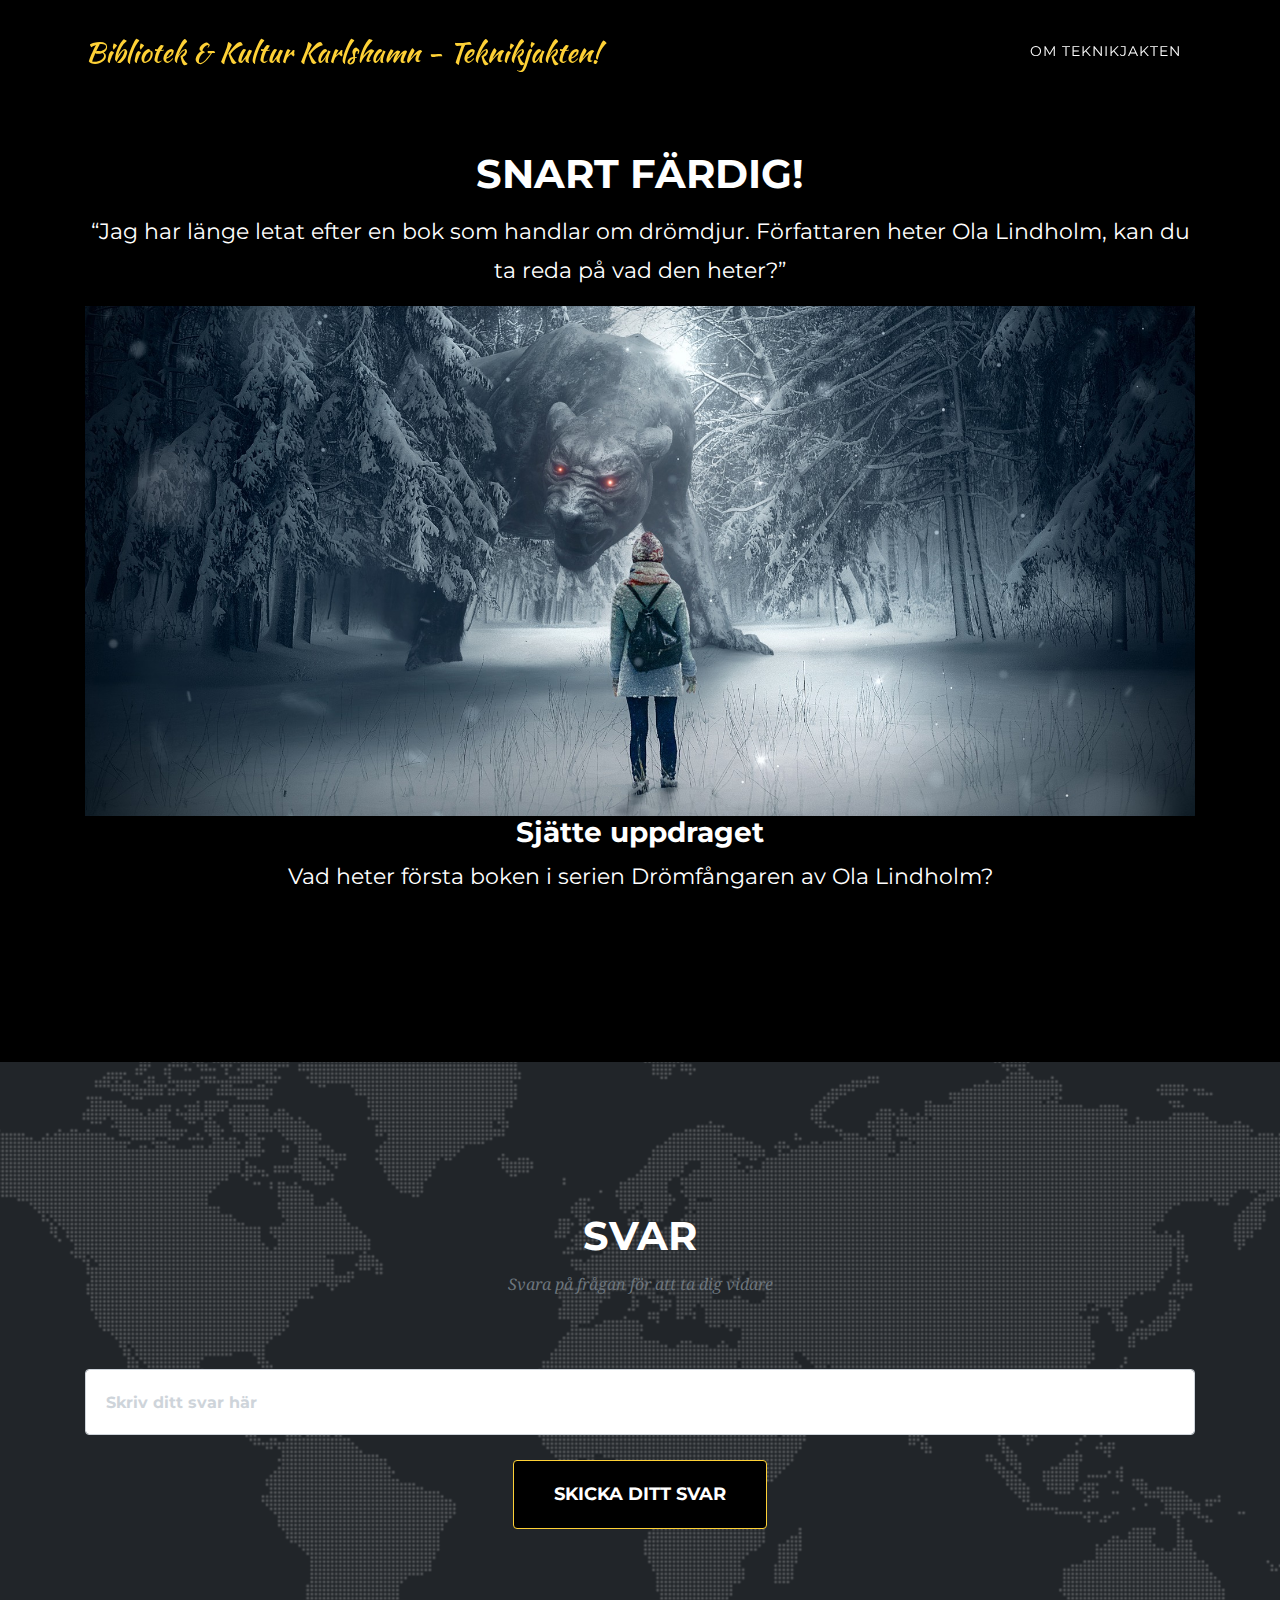
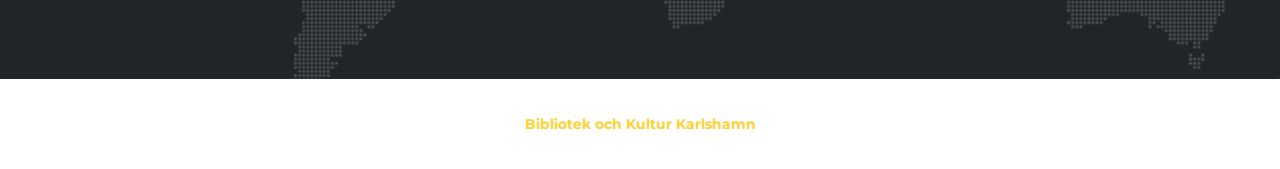
<file: 6.html>
<!--
SKAPA EN EGEN MALLSIDA FÖR UPPDRAG
==========================================================
Nu blir det lite repetition. Den sida hu hintills arbetet med 
introducerade jakten och hade därför lite speciellt innehåll.

Målet med den sida du arbetar med just nu är att skapa en
mall som du sedan kan kopiera till så många uppdrag du behöver.
Du behöver sedan ändra ett saker på varje sida.

1. Beskrivningen av uppdraget.
2. Uppgiftens nummer
3. Vad det rätta svaret är
4. Vilken sida som skall laddas om man svarar rätt.
-->

<!DOCTYPE html>
<html lang="sv">
  <head>
    <meta http-equiv="Content-Type" content="text/html; charset=UTF-8">
    <meta name="viewport" content="width=device-width, initial-scale=1, shrink-to-fit=no">
    <meta name="description" content="">
    <meta name="author" content="">

  <!--
  # Genom att ändra denna informationen nedan kan du ge jakten ett eget namn
  # EX: <title>Ett helt eget namn</title>
  # Informationen visas inte någonstans på webbsidan utan ändrar det namn som 
  # webbsidans flik/tabb har då du du surfar till sidan.
  # 
  -->
    <title>TEKNIKJAKT Biblioteksspöket</title>

  <!--Filer som berättar hur sidan skall se ut laddas in. Här behöver vi inte ändra något-->
  
    <link href="vendor/bootstrap/css/bootstrap.min.css" rel="stylesheet">
    <link href="vendor/fontawesome-free/css/all.min.css" rel="stylesheet" type="text/css">
    <link href="https://fonts.googleapis.com/css?family=Montserrat:400,700" rel="stylesheet" type="text/css">
    <link href='https://fonts.googleapis.com/css?family=Kaushan+Script' rel='stylesheet' type='text/css'>
    <link href='https://fonts.googleapis.com/css?family=Droid+Serif:400,700,400italic,700italic' rel='stylesheet' type='text/css'>
    <link href='https://fonts.googleapis.com/css?family=Roboto+Slab:400,100,300,700' rel='stylesheet' type='text/css'>
    <link href="css/agency.min.css" rel="stylesheet">
    <link href="css/style.css" rel="stylesheet">
  </head>


  <body id="page-top">
  <!-- Denna del av koden berättar vad menyn skall innehålla -->
    <nav class="navbar navbar-expand-lg navbar-dark fixed-top" id="mainNav">
      <div class="container">
        <a class="navbar-brand js-scroll-trigger" href="#page-top">Bibliotek & Kultur Karlshamn - Teknikjakten!</a>

        <button class="navbar-toggler navbar-toggler-right" type="button" data-toggle="collapse" data-target="#navbarResponsive" aria-controls="navbarResponsive" aria-expanded="false" aria-label="Toggle navigation">
          Menu
          <i class="fas fa-bars"></i>
        </button>
        <div class="collapse navbar-collapse" id="navbarResponsive">
          <ul class="navbar-nav text-uppercase ml-auto">
        
            <li class="nav-item">
              <a class="nav-link js-scroll-trigger" href="./omoss.html">Om teknikjakten</a>
            </li> 

          </ul>
        </div>
      </div>
    </nav>

    <!--SLUT PÅ DELEN SOM BESKRIVER MENYN LÄNGST UPP-->

    <!-- DELEN SOM BESKRIVER FÖRSTA UPPDRAGET STARTAR -->
    <section id="services">
      <div class="container">
        <div class="row">
          <div class="col-lg-12 text-center">
            <!--Sidans största rubrik-->
            <h2 class="section-heading text-uppercase">Snart färdig!</h2>

            <!--Bakgrunds information-->
            <h3></h3>

            <!--Eventuellt återkoppling gällande det tidigare uppdraget-->
            <p> 
              “Jag har länge letat efter en bok som handlar om drömdjur. Författaren heter Ola Lindholm, kan du ta reda på vad den heter?” 
            
          </p>
<img src="./img/dröm odjur.jpg">


            <!--Uppgiftens nummer-->
            <h3>Sjätte uppdraget</h3>
            <!--Vilket är uppdraget?-->
            <p>
            Vad heter första boken i serien Drömfångaren av Ola Lindholm?


            


            <!--Ibland kanske du vill lägga till en bild i beskrivningen.
            I så fall läger du in bilden i katalogen img.
            Du lägger sedan in följande kod för att berätta att en bild skall visas.
            Men ersätter bildensnamn med det namn din bild och det filformat din bild har.

            EX:
            <img src="./img/bildensnamn.filformat">
            T.ex: <img src="./img/coolbild.jpeg">
            -->
            </p>
          </div>
        </div>
      </div>
    </section>

 
<!-- DELEN DÄR MAN MATAR IN SITT SVAR STARTAR -->
    <section id="contact">
      <div class="container">
        <div class="row">
          <div class="col-lg-12 text-center">
            <h2 class="section-heading text-uppercase">Svar</h2>
            <h3 class="section-subheading text-muted">Svara på frågan för att ta dig vidare</h3>
          </div>
        </div>
        <div class="row">
          <div class="col-lg-12">

      <!--VILKEN SIDA SKALL LADDAS OM MAN SKRIVIT IN RÄTT SVAR
      Du behöver här berätta vilken sida som skall laddas om man löser uppdraget.
      Just nu är det sidan som heter 2.html som skall laddas.
      Om vi istället skulle arbeta med uppdrag 2 just så och ändra i filen 2.html skulle vi då alltså
      istället låta det stå 3.html eftersom det då är den sidan som borde laddas.
      Om detta är sista uppdraget i din jakt skriver du in klar.html

      Vi kan fortsätta på detta viset och lägga till nya sidor tills dess att vi skapat
      så många uppdrag vi vill.
      -->
            <form id="contactForm" name="sentMessage" novalidate="novalidate" 
            action="./7.html" 
            onsubmit="return validateForm()" autocomplete="off">
              <div class="row">
                <div class="col-md-12">
                  <div class="form-group">
                    <input class="form-control" id="answer" type="text" placeholder="Skriv ditt svar här" required="required" data-validation-required-message="Rutan får inte vara tom">
                    <p class="help-block text-danger"></p>
                  </div>
                  
                <div class="col-lg-12 text-center">
                  <div id="success"></div>
                  <button id="sendMessageButton" class="btn btn-primary btn-xl text-uppercase" type="submit">Skicka ditt svar</button>
                </div>
              </div>
            
          </div></form>
        </div>
      </div>
    </div></section>

    <!-- DENNA DEL BESKRIVER INFORMATIONEN SOM VISAS LÄNGST NER PÅ SIDAN -->
    <footer>
      <div class="container">
        <div class="row">
          <div class="col-md-12">
            <span class="copyright">
              <a href="http://bibliotek.karlshamn.se" style="font-weight: bold">
                  Bibliotek och Kultur Karlshamn
              </a>
            </span>
          </div>
          
        </div>
      </div>
    </footer>

    <!-- Filer som denna mall använder läses in -->
    <script src="vendor/jquery/jquery.min.js"></script>
    <script src="vendor/bootstrap/js/bootstrap.bundle.min.js"></script>
    <script src="vendor/jquery-easing/jquery.easing.min.js"></script>
    <script src="js/agency.min.js"></script>
    <script src="js/agency.min.js"></script>

    <!--I DENNA DEL BERÄTTAR DU VAD SOM ÄR RÄTT SVAR-->
    <script>
    function validateForm() {

      //Det använder skriver i rutan hämtas in och sparas i en variabel som heter answer.
      var answer = document.forms["contactForm"]["answer"].value.toLowerCase();
      
      /*Genom att ändra det som står mellan dessa tecken "" kan du välja vad som är rätt svar 
      Viktigt! Skriv svaret med små bokstäver.

      EX: if (answer == "mittsvar")

      Om man nu skriver in mittsvar i rutan kommer man vidare.
      
      Finns det fler än ett rätt svar? 

      Genom att lägga till följande tecken || (markera texten och kopiera 
      eller tryck alt-gr samtidigt som du trycker på tangenten till höger om shift)
      så kan du lägga till fler alternativ som är rätt.

      EX: Med två räta svar

       if (answer == "svar1" || answer == "svar2" )
      
      EX: Med tre rätta svar

      if (answer == "svar1" || answer == "svar2" answer == "svar3" )

      */

      if (answer == "odjuret vaknar") {
          return true;
      }else{
        document.getElementById("answer").value ="";
        document.getElementById("answer").setAttribute("placeholder","Det var tyvärr fel svar, försök igen!");
        return false;
      }
    }
  </script>

  <!--GRATTIS Du har nu gjort uppdrag nummer två!
  Du har nu skapat en mall för en uppdragssida att utgå från.
  Vill du t.ex. skapa en teknikjakt med kan du kopiera 
  dokument och döpa kopian till 3.html. Du kan sedan upprepa samma tillvägagångssätt
  fler gånger och du vill skapa en jakt med fler uppdrag.

  3.html

  Du går sedan igenom dessa kopior på samma vis som detta dokument.


  Så avslutar du jakten.

  Du avslutar jakten genom att säga att man skall hamna på sidan
  klar.html om man skriver in rätt svar.

  EX: 
            action="./klar.html" 

  Du hittar fler instruktioner här ovan under delen som heter
  VILKEN SIDA SKALL LADDAS OM SKRIVIT IN RÄTT SVAR
  -->
</body>
</html>
</file>
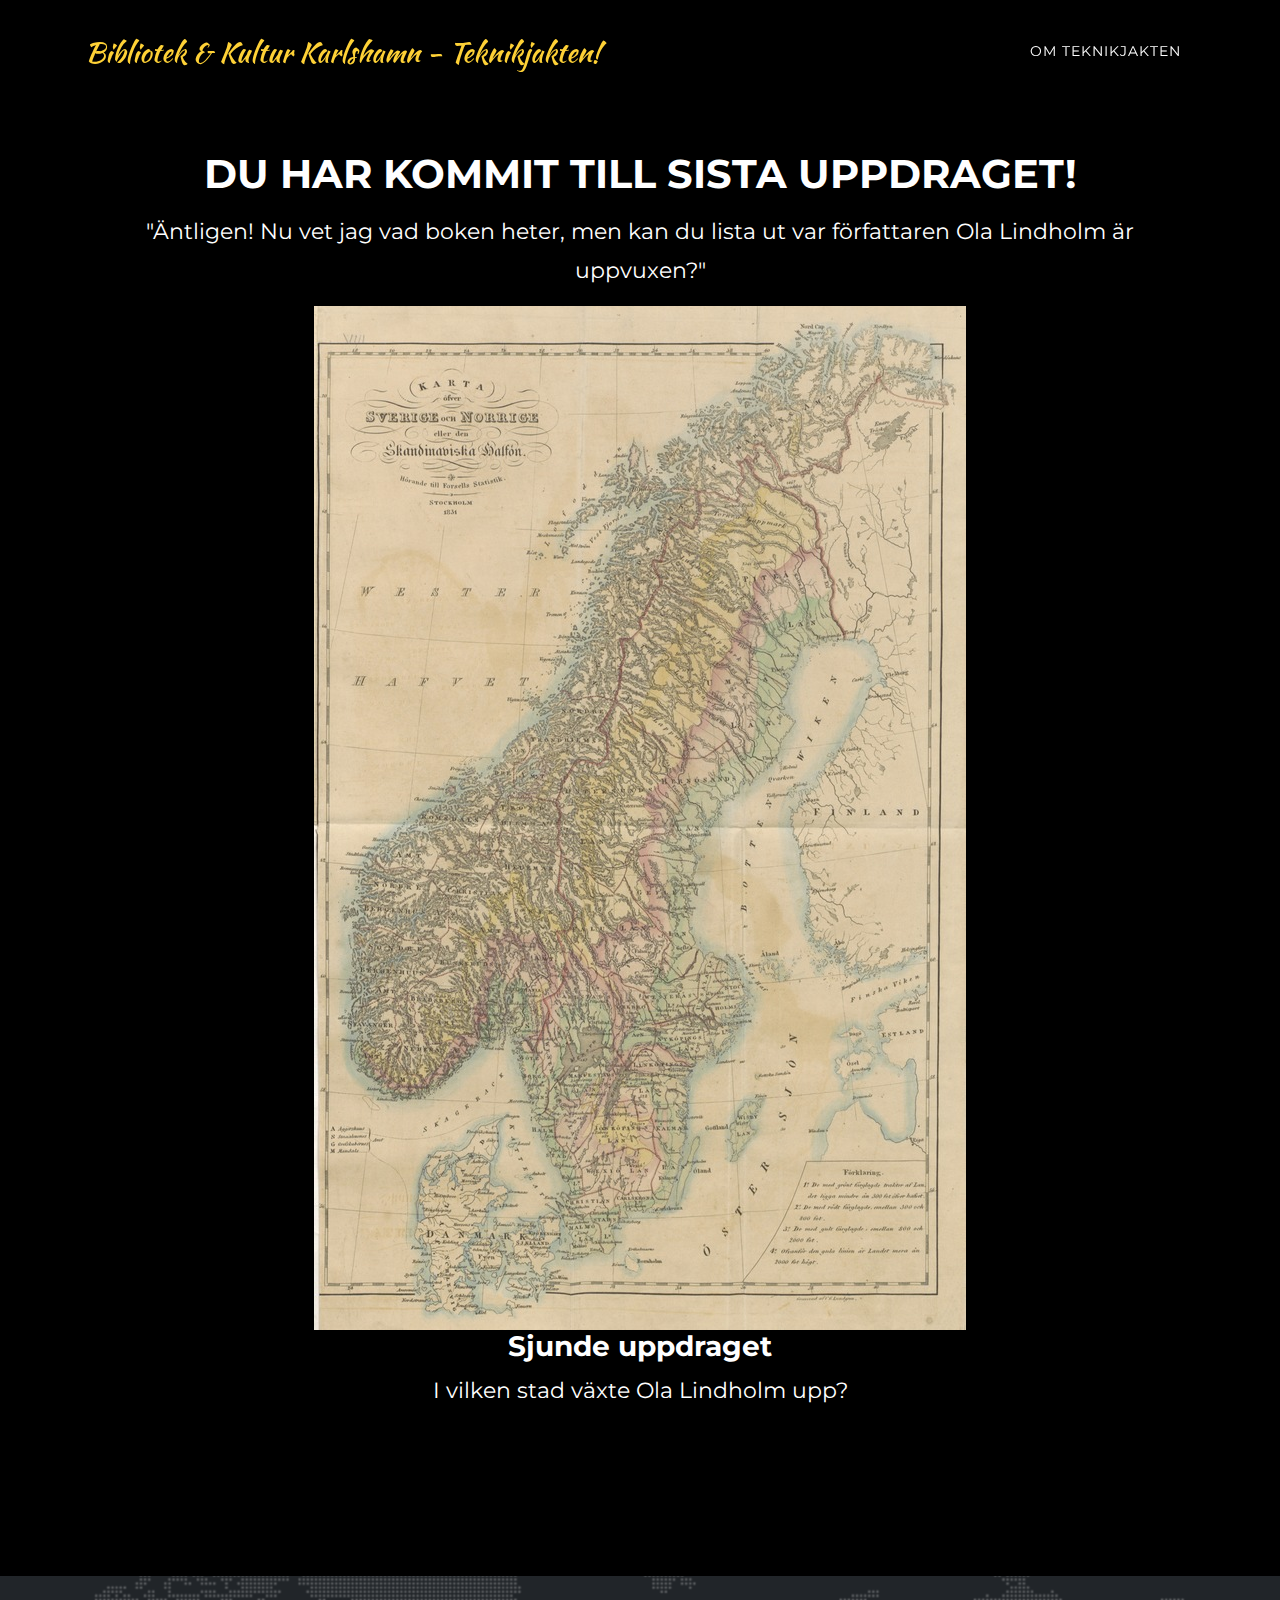
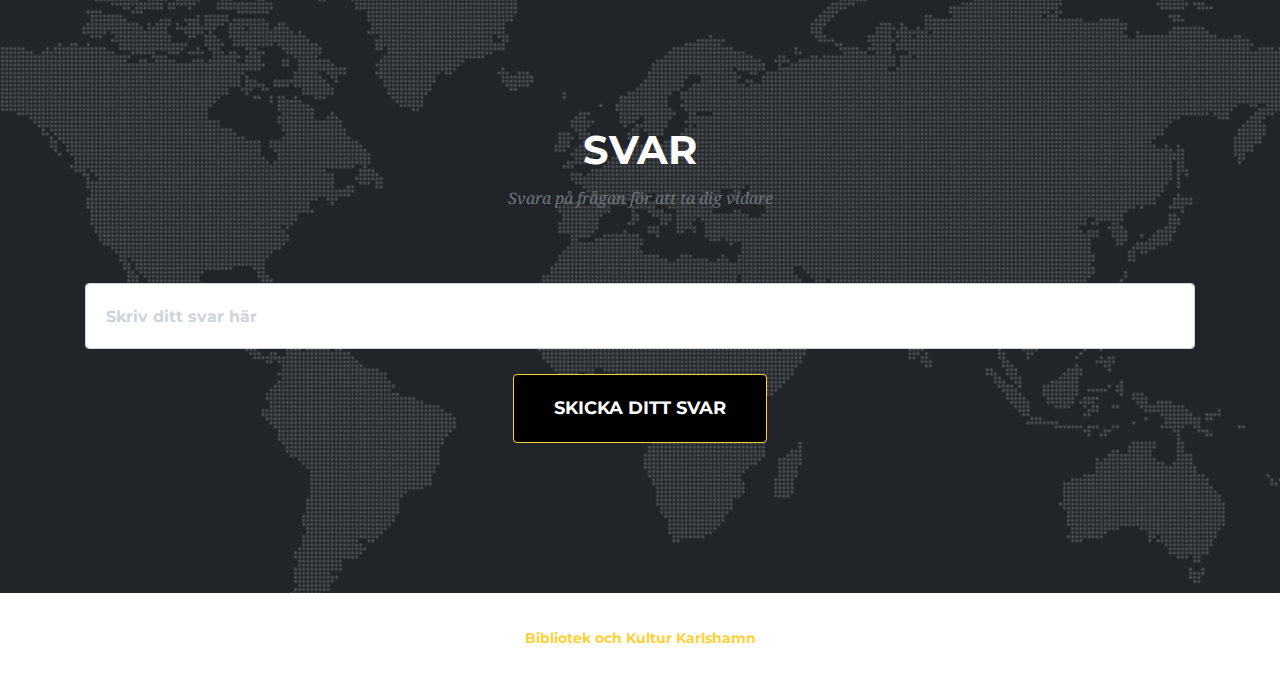
<file: 7.html>
<!--
SKAPA EN EGEN MALLSIDA FÖR UPPDRAG
==========================================================
Nu blir det lite repetition. Den sida hu hintills arbetet med 
introducerade jakten och hade därför lite speciellt innehåll.

Målet med den sida du arbetar med just nu är att skapa en
mall som du sedan kan kopiera till så många uppdrag du behöver.
Du behöver sedan ändra ett saker på varje sida.

1. Beskrivningen av uppdraget.
2. Uppgiftens nummer
3. Vad det rätta svaret är
4. Vilken sida som skall laddas om man svarar rätt.
-->

<!DOCTYPE html>
<html lang="sv">
  <head>
    <meta http-equiv="Content-Type" content="text/html; charset=UTF-8">
    <meta name="viewport" content="width=device-width, initial-scale=1, shrink-to-fit=no">
    <meta name="description" content="">
    <meta name="author" content="">

  <!--
  # Genom att ändra denna informationen nedan kan du ge jakten ett eget namn
  # EX: <title>Ett helt eget namn</title>
  # Informationen visas inte någonstans på webbsidan utan ändrar det namn som 
  # webbsidans flik/tabb har då du du surfar till sidan.
  # 
  -->
    <title>TEKNIKJAKT Biblioteksspöket</title>

  <!--Filer som berättar hur sidan skall se ut laddas in. Här behöver vi inte ändra något-->
  
    <link href="vendor/bootstrap/css/bootstrap.min.css" rel="stylesheet">
    <link href="vendor/fontawesome-free/css/all.min.css" rel="stylesheet" type="text/css">
    <link href="https://fonts.googleapis.com/css?family=Montserrat:400,700" rel="stylesheet" type="text/css">
    <link href='https://fonts.googleapis.com/css?family=Kaushan+Script' rel='stylesheet' type='text/css'>
    <link href='https://fonts.googleapis.com/css?family=Droid+Serif:400,700,400italic,700italic' rel='stylesheet' type='text/css'>
    <link href='https://fonts.googleapis.com/css?family=Roboto+Slab:400,100,300,700' rel='stylesheet' type='text/css'>
    <link href="css/agency.min.css" rel="stylesheet">
    <link href="css/style.css" rel="stylesheet">
  </head>


  <body id="page-top">
  <!-- Denna del av koden berättar vad menyn skall innehålla -->
    <nav class="navbar navbar-expand-lg navbar-dark fixed-top" id="mainNav">
      <div class="container">
        <a class="navbar-brand js-scroll-trigger" href="#page-top">Bibliotek & Kultur Karlshamn - Teknikjakten!</a>

        <button class="navbar-toggler navbar-toggler-right" type="button" data-toggle="collapse" data-target="#navbarResponsive" aria-controls="navbarResponsive" aria-expanded="false" aria-label="Toggle navigation">
          Menu
          <i class="fas fa-bars"></i>
        </button>
        <div class="collapse navbar-collapse" id="navbarResponsive">
          <ul class="navbar-nav text-uppercase ml-auto">
          
            <li class="nav-item">
              <a class="nav-link js-scroll-trigger" href="./omoss.html">Om teknikjakten</a>
            </li> 

          </ul>
        </div>
      </div>
    </nav>

    <!--SLUT PÅ DELEN SOM BESKRIVER MENYN LÄNGST UPP-->

    <!-- DELEN SOM BESKRIVER FÖRSTA UPPDRAGET STARTAR -->
    <section id="services">
      <div class="container">
        <div class="row">
          <div class="col-lg-12 text-center">
            <!--Sidans största rubrik-->
            <h2 class="section-heading text-uppercase">Du har kommit till sista uppdraget!</h2>

            <!--Bakgrunds information-->
            <h3></h3>

            <!--Eventuellt återkoppling gällande det tidigare uppdraget-->
            <p> 
            "Äntligen! Nu vet jag vad boken heter, men kan du lista ut var författaren Ola Lindholm är uppvuxen?"
            
          </p>
<img src="./img/sverige.jpg">


            <!--Uppgiftens nummer-->
            <h3>Sjunde uppdraget</h3>
            <!--Vilket är uppdraget?-->
            <p>
              I vilken stad växte Ola Lindholm upp?


            


            <!--Ibland kanske du vill lägga till en bild i beskrivningen.
            I så fall läger du in bilden i katalogen img.
            Du lägger sedan in följande kod för att berätta att en bild skall visas.
            Men ersätter bildensnamn med det namn din bild och det filformat din bild har.

            EX:
            <img src="./img/bildensnamn.filformat">
            T.ex: <img src="./img/coolbild.jpeg">
            -->
            </p>
          </div>
        </div>
      </div>
    </section>

 
<!-- DELEN DÄR MAN MATAR IN SITT SVAR STARTAR -->
    <section id="contact">
      <div class="container">
        <div class="row">
          <div class="col-lg-12 text-center">
            <h2 class="section-heading text-uppercase">Svar</h2>
            <h3 class="section-subheading text-muted">Svara på frågan för att ta dig vidare</h3>
          </div>
        </div>
        <div class="row">
          <div class="col-lg-12">

      <!--VILKEN SIDA SKALL LADDAS OM MAN SKRIVIT IN RÄTT SVAR
      Du behöver här berätta vilken sida som skall laddas om man löser uppdraget.
      Just nu är det sidan som heter 2.html som skall laddas.
      Om vi istället skulle arbeta med uppdrag 2 just så och ändra i filen 2.html skulle vi då alltså
      istället låta det stå 3.html eftersom det då är den sidan som borde laddas.
      Om detta är sista uppdraget i din jakt skriver du in klar.html

      Vi kan fortsätta på detta viset och lägga till nya sidor tills dess att vi skapat
      så många uppdrag vi vill.
      -->
            <form id="contactForm" name="sentMessage" novalidate="novalidate" 
            action="./klar.html" 
            onsubmit="return validateForm()" autocomplete="off">
              <div class="row">
                <div class="col-md-12">
                  <div class="form-group">
                    <input class="form-control" id="answer" type="text" placeholder="Skriv ditt svar här" required="required" data-validation-required-message="Rutan får inte vara tom">
                    <p class="help-block text-danger"></p>
                  </div>
                  
                <div class="col-lg-12 text-center">
                  <div id="success"></div>
                  <button id="sendMessageButton" class="btn btn-primary btn-xl text-uppercase" type="submit">Skicka ditt svar</button>
                </div>
              </div>
            
          </div></form>
        </div>
      </div>
    </div></section>

    <!-- DENNA DEL BESKRIVER INFORMATIONEN SOM VISAS LÄNGST NER PÅ SIDAN -->
    <footer>
      <div class="container">
        <div class="row">
          <div class="col-md-12">
            <span class="copyright">
              <a href="http://bibliotek.karlshamn.se" style="font-weight: bold">
                  Bibliotek och Kultur Karlshamn
              </a>
            </span>
          </div>
          
        </div>
      </div>
    </footer>

    <!-- Filer som denna mall använder läses in -->
    <script src="vendor/jquery/jquery.min.js"></script>
    <script src="vendor/bootstrap/js/bootstrap.bundle.min.js"></script>
    <script src="vendor/jquery-easing/jquery.easing.min.js"></script>
    <script src="js/agency.min.js"></script>
    <script src="js/agency.min.js"></script>

    <!--I DENNA DEL BERÄTTAR DU VAD SOM ÄR RÄTT SVAR-->
    <script>
    function validateForm() {

      //Det använder skriver i rutan hämtas in och sparas i en variabel som heter answer.
      var answer = document.forms["contactForm"]["answer"].value.toLowerCase();
      
      /*Genom att ändra det som står mellan dessa tecken "" kan du välja vad som är rätt svar 
      Viktigt! Skriv svaret med små bokstäver.

      EX: if (answer == "mittsvar")

      Om man nu skriver in mittsvar i rutan kommer man vidare.
      
      Finns det fler än ett rätt svar? 

      Genom att lägga till följande tecken || (markera texten och kopiera 
      eller tryck alt-gr samtidigt som du trycker på tangenten till höger om shift)
      så kan du lägga till fler alternativ som är rätt.

      EX: Med två räta svar

       if (answer == "svar1" || answer == "svar2" )
      
      EX: Med tre rätta svar

      if (answer == "svar1" || answer == "svar2" answer == "svar3" )

      */

      if (answer == "karlshamn") {
          return true;
      }else{
        document.getElementById("answer").value ="";
        document.getElementById("answer").setAttribute("placeholder","Det var tyvärr fel svar, försök igen!");
        return false;
      }
    }
  </script>

  <!--GRATTIS Du har nu gjort uppdrag nummer två!
  Du har nu skapat en mall för en uppdragssida att utgå från.
  Vill du t.ex. skapa en teknikjakt med kan du kopiera 
  dokument och döpa kopian till 3.html. Du kan sedan upprepa samma tillvägagångssätt
  fler gånger och du vill skapa en jakt med fler uppdrag.

  3.html

  Du går sedan igenom dessa kopior på samma vis som detta dokument.


  Så avslutar du jakten.

  Du avslutar jakten genom att säga att man skall hamna på sidan
  klar.html om man skriver in rätt svar.

  EX: 
            action="./klar.html" 

  Du hittar fler instruktioner här ovan under delen som heter
  VILKEN SIDA SKALL LADDAS OM SKRIVIT IN RÄTT SVAR
  -->
</body>
</html>
</file>
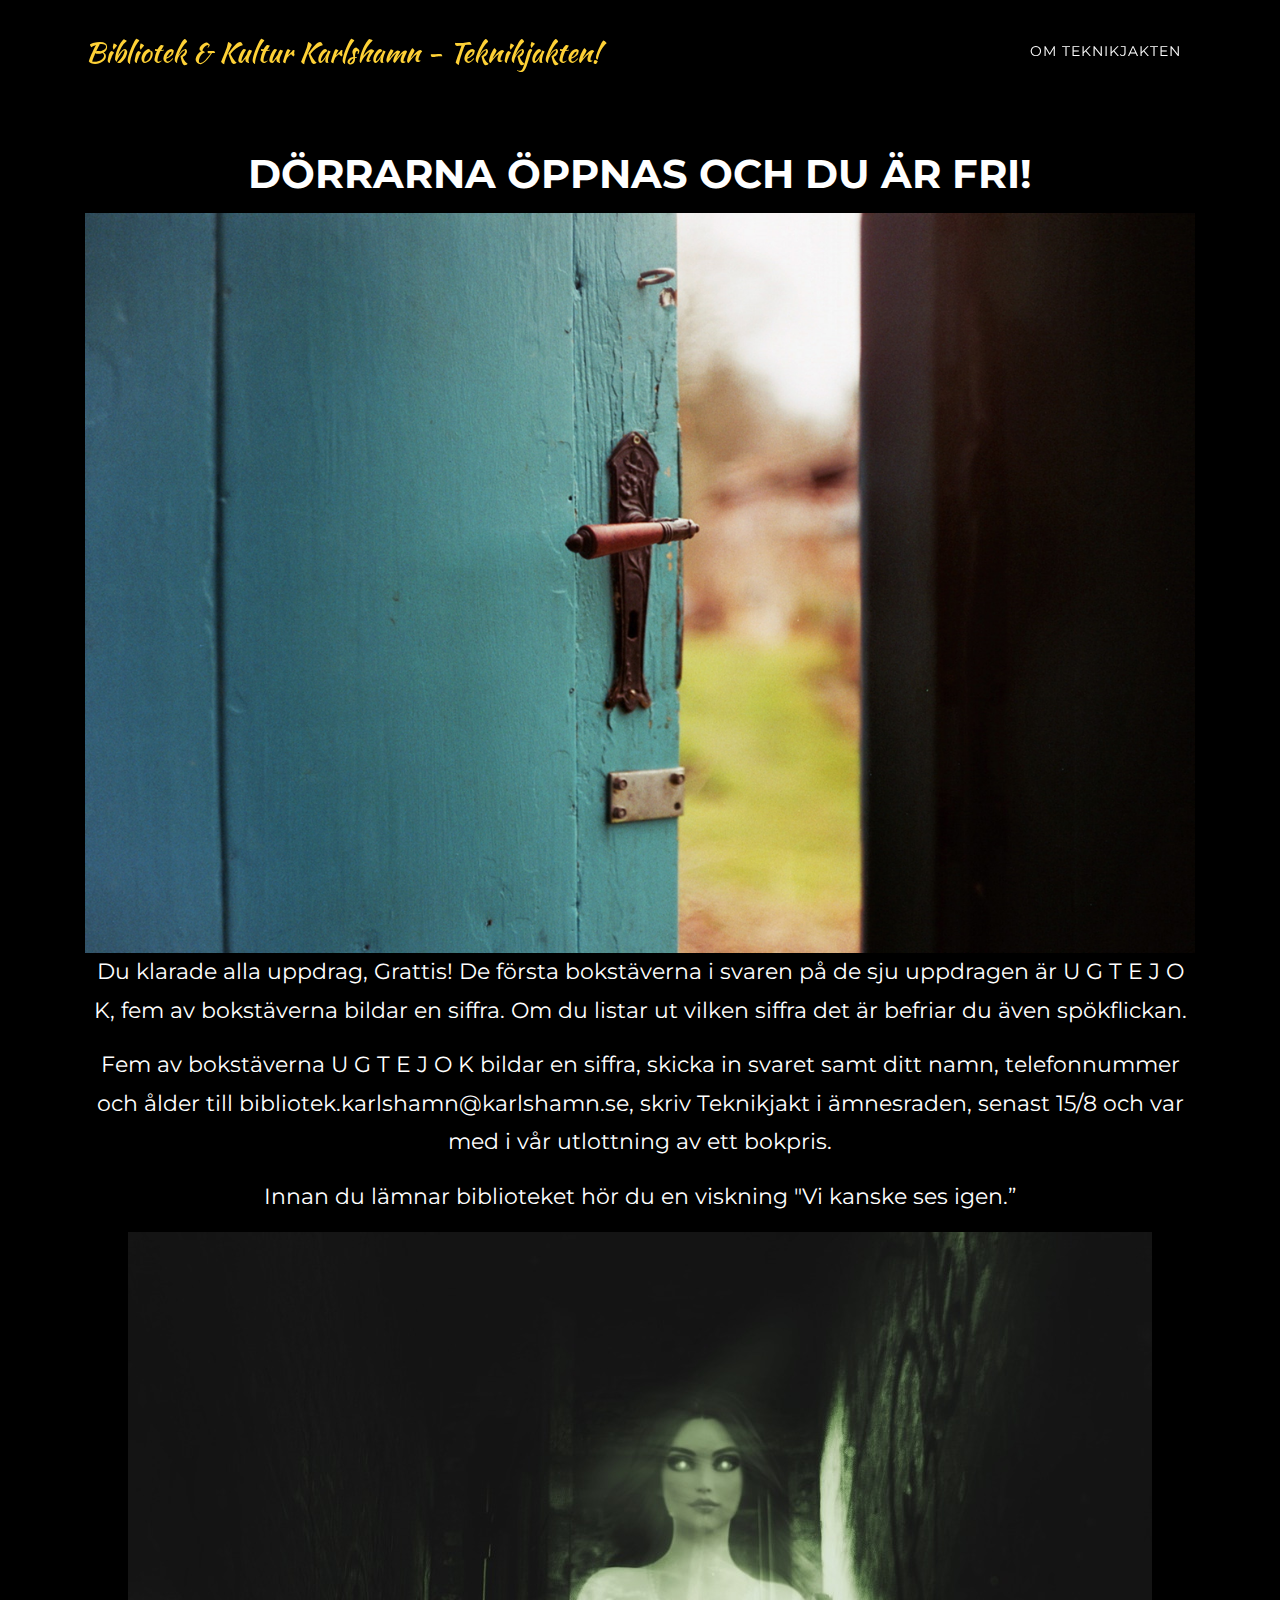
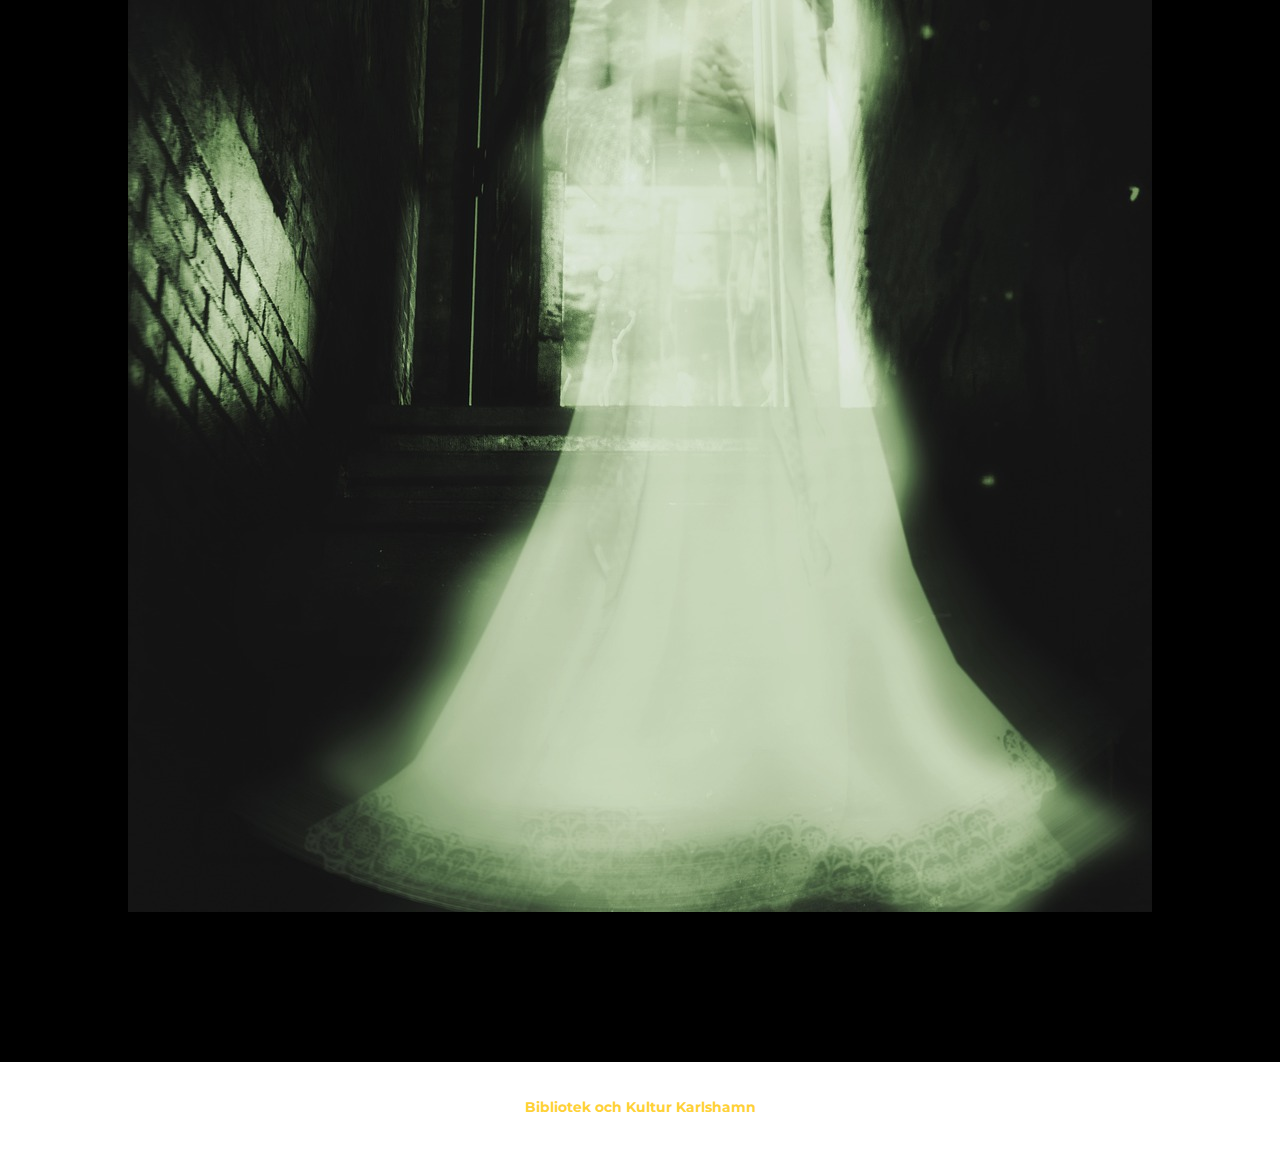
<file: klar.html>
﻿<!DOCTYPE html>
<!--
AVSLUTA DIN TEKNIKJAKT
==========================================================
Nu blir det också repetition. Vissa delar behöver du fylla i igen.
Du kommer sedan att få skriva in den text som visas då deltagaren klarat jakten.
-->
<html lang="sv">
  <head>
    <meta charset="utf-8">
    <meta name="viewport" content="width=device-width, initial-scale=1, shrink-to-fit=no">
    <meta name="description" content="">
    <meta name="author" content="">

    <!--
    # Genom att ändra denna informationen nedan kan du ge jakten ett eget namn
    # EX: <title>Ett helt eget namn</title>
    # Informationen visas inte någonstans på webbsidan utan ändrar det namn som 
    # webbsidans flik/tabb har då du du surfar till sidan.
    # 
    -->
    <title>TEKNIKJAKT Biblioteksspöket</title>

  <!--Filer som berättar hur sidan skall se ut laddas in. Här behöver vi inte ändra något-->
  
    <link href="vendor/bootstrap/css/bootstrap.min.css" rel="stylesheet">
    <link href="vendor/fontawesome-free/css/all.min.css" rel="stylesheet" type="text/css">
    <link href="https://fonts.googleapis.com/css?family=Montserrat:400,700" rel="stylesheet" type="text/css">
    <link href='https://fonts.googleapis.com/css?family=Kaushan+Script' rel='stylesheet' type='text/css'>
    <link href='https://fonts.googleapis.com/css?family=Droid+Serif:400,700,400italic,700italic' rel='stylesheet' type='text/css'>
    <link href='https://fonts.googleapis.com/css?family=Roboto+Slab:400,100,300,700' rel='stylesheet' type='text/css'>
    <link href="css/agency.min.css" rel="stylesheet">
    <link href="css/style.css" rel="stylesheet">
  </head>


  <body id="page-top">
  <!-- Denna del av koden berättar vad menyn skall innehålla -->
    <nav class="navbar navbar-expand-lg navbar-dark fixed-top" id="mainNav">
      <div class="container">
        <a class="navbar-brand js-scroll-trigger" href="#page-top">
          Bibliotek & Kultur Karlshamn - Teknikjakten!</a>
        <button class="navbar-toggler navbar-toggler-right" type="button" data-toggle="collapse" data-target="#navbarResponsive" aria-controls="navbarResponsive" aria-expanded="false" aria-label="Toggle navigation">
          Menu
          <i class="fas fa-bars"></i>
        </button>
        <div class="collapse navbar-collapse" id="navbarResponsive">
          <ul class="navbar-nav text-uppercase ml-auto">
          
            <li class="nav-item">
              <a class="nav-link js-scroll-trigger" href="./omoss.html">Om teknikjakten</a>
            </li> 

          </ul>
        </div>
      </div>
    </nav>

    <!--SLUT PÅ DELEN SOM BESKRIVER MENYN LÄNGST UPP-->
    
    <!--HÄR SKRIVER DU IN TEXTEN SOM VISAS NÄR DELTAGAREN HAR KLARAT JAKTEN-->
    <section id="services">
      <div class="container">
        <div class="row">
          <div class="col-lg-12 text-center">
            <h2 class="section-heading text-uppercase">Dörrarna öppnas och du är fri! </h2>

            <p>
            <img src="./img/open door.jpg">

            Du klarade alla uppdrag, Grattis!

            De första bokstäverna i svaren på de sju uppdragen är U G T E J O K, fem av bokstäverna bildar en siffra.
            Om du listar ut vilken siffra det är befriar du även spökflickan. 
            
             
            
            

            
            </p>
            <p>Fem av bokstäverna U G T E J O K bildar en siffra, skicka in svaret samt ditt namn, telefonnummer och ålder till bibliotek.karlshamn@karlshamn.se, skriv Teknikjakt i ämnesraden, senast 15/8 och var med i vår utlottning av ett bokpris.</p>

            <p>Innan du lämnar biblioteket hör du en viskning "Vi kanske ses igen.” </p>

            <img src="./img/spöket på biblioteket 1.jpg"


        
          </div>
        </div>
      </div>
    </section>

        <!-- Footer -->
    <footer>
      <div class="container">
        <div class="row">
          <div class="col-md-12">
            <span class="copyright">
              <a href="http://bibliotek.karlshamn.se" style="font-weight: bold">
                Bibliotek och Kultur Karlshamn
              </a>
            </span>
          </div>
          
        </div>
      </div>
    </footer>



    <script src="vendor/jquery/jquery.min.js"></script>
    <script src="vendor/bootstrap/js/bootstrap.bundle.min.js"></script>
    <script src="vendor/jquery-easing/jquery.easing.min.js"></script>
    <script src="js/agency.min.js"></script>
    <script src="js/agency.min.js"></script>

  </body>

</html>
</file>
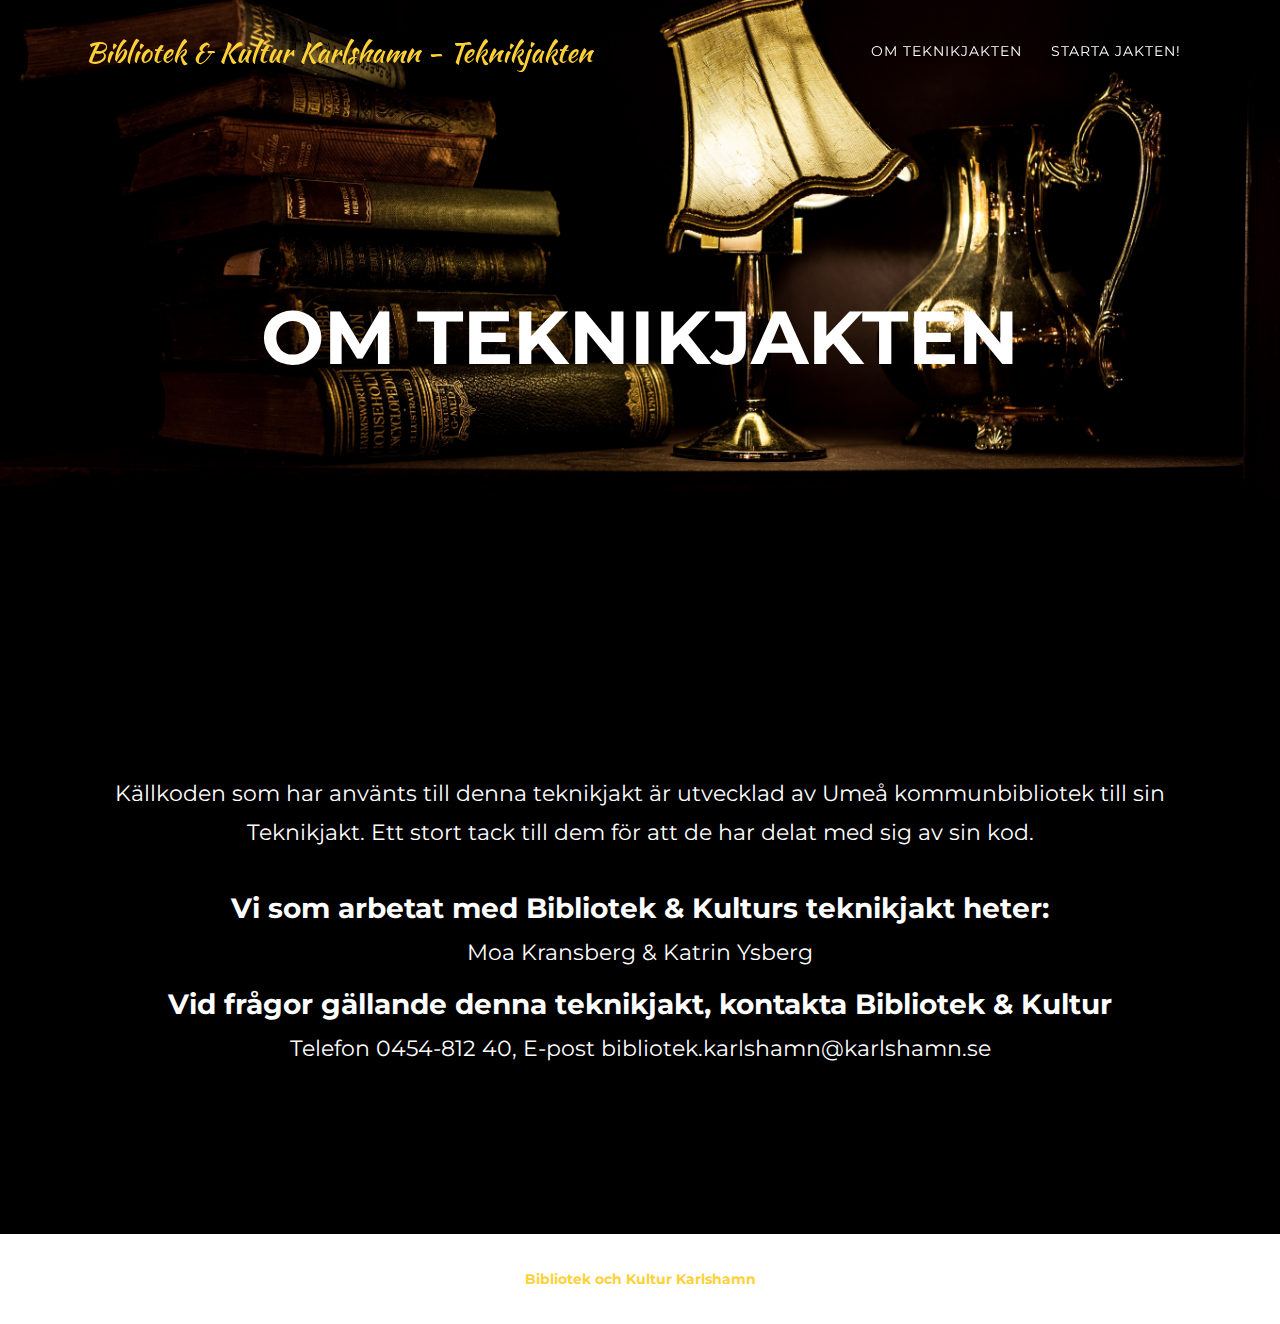
<file: omoss.html>
<!DOCTYPE html>
<html lang="sv">

  <head>

    <meta charset="utf-8">
    <meta name="viewport" content="width=device-width, initial-scale=1, shrink-to-fit=no">
    <meta name="description" content="">
    <meta name="author" content="">

    <title>Teknikjakten</title>

    <!-- Bootstrap core CSS -->
    <link href="vendor/bootstrap/css/bootstrap.min.css" rel="stylesheet">

    <!-- Custom fonts for this template -->
    <link href="vendor/fontawesome-free/css/all.min.css" rel="stylesheet" type="text/css">
    <link href="https://fonts.googleapis.com/css?family=Montserrat:400,700" rel="stylesheet" type="text/css">
    <link href='https://fonts.googleapis.com/css?family=Kaushan+Script' rel='stylesheet' type='text/css'>
    <link href='https://fonts.googleapis.com/css?family=Droid+Serif:400,700,400italic,700italic' rel='stylesheet' type='text/css'>
    <link href='https://fonts.googleapis.com/css?family=Roboto+Slab:400,100,300,700' rel='stylesheet' type='text/css'>

    <!-- Custom styles for this template -->
    <link href="css/agency.min.css" rel="stylesheet">
    <!--User stylesheet-->
    <link href="css/style.css" rel="stylesheet">

  </head>

  <script>

  function validateForm() {
    var x = document.forms["contactForm"]["answer"].value;
    x = x.toUpperCase();

    if (x == "SÄPO") {
        return true;
    }else{
      document.getElementById("answer").value ="";
      document.getElementById("answer").setAttribute("placeholder","Det var tyvärr fel svar, försök igen!");
      return false;
    }
  }

  </script>

  <body id="page-top">

    <!-- Navigation -->
    <nav class="navbar navbar-expand-lg navbar-dark fixed-top" id="mainNav">
      <div class="container">
        <a class="navbar-brand js-scroll-trigger" href="#page-top">Bibliotek & Kultur Karlshamn - Teknikjakten</a>
        <button class="navbar-toggler navbar-toggler-right" type="button" data-toggle="collapse" data-target="#navbarResponsive" aria-controls="navbarResponsive" aria-expanded="false" aria-label="Toggle navigation">
          Menu
          <i class="fas fa-bars"></i>
        </button>
        <div class="collapse navbar-collapse" id="navbarResponsive">
          <ul class="navbar-nav text-uppercase ml-auto">
          
            <li class="nav-item">
              <a class="nav-link js-scroll-trigger" href="./omoss.html">Om teknikjakten</a>
            </li> 
            <li class="nav-item">
              <a class="nav-link js-scroll-trigger" href="./index.html">Starta jakten!</a>
            </li> 

  
          </ul>
        </div>
      </div>
    </nav>

    <!-- Header -->
    <header class="masthead">
      <div class="container">
        <div class="intro-text">
        <div class="intro-heading text-uppercase">Om Teknikjakten</div>
         
      </div>
    </header>
    
    <!-- Part 1 -->
    <section id="services">
      <div class="container">
        <div class="row">
          <div class="col-lg-12 text-center">

          <p>
        
            Källkoden som har använts till denna teknikjakt är utvecklad av Umeå kommunbibliotek till sin Teknikjakt. Ett stort tack till dem för att de har delat med sig av sin kod.
          </p>
          <br />

          <h3>Vi som arbetat med Bibliotek & Kulturs teknikjakt heter:</h3>
          <p>Moa Kransberg & Katrin Ysberg

          <h3>Vid frågor gällande denna teknikjakt, kontakta Bibliotek & Kultur</h3>

          <p>Telefon 0454-812 40, E-post bibliotek.karlshamn@karlshamn.se</p>
        

          


        
      

        


        



          
              

          </div>
        </div>
      </div>
    </section>
   


    <!-- Footer -->
    <footer>
      <div class="container">
        <div class="row">
          <div class="col-md-12">
            <span class="copyright">
              <a href="http://bibliotek.karlshamn.se" style="font-weight: bold">
                  Bibliotek och Kultur Karlshamn
              </a>
            </span>
          </div>
          
        </div>
      </div>
    </footer>



    <!-- Bootstrap core JavaScript -->
    <script src="vendor/jquery/jquery.min.js"></script>
    <script src="vendor/bootstrap/js/bootstrap.bundle.min.js"></script>

    <!-- Plugin JavaScript -->
    <script src="vendor/jquery-easing/jquery.easing.min.js"></script>

    <!-- Contact form JavaScript 
    <script src="js/jqBootstrapValidation.js"></script>
    <script src="js/contact_me.js"></script>
    -->

    <!-- Custom scripts for this template -->
    <script src="js/agency.min.js"></script>
    <script src="js/agency.min.js"></script>


  </body>

</html>
</file>
<file: css/style.css>
.btn-primary{
	background-color: black;
}

#services{
	background-color: black;
	color: white;
}

p{
	font-family: 'Montserrat', sans-serif;
	font-size: 22px;
}

#services img{
	max-width: 100%;
}

header.masthead {
    background-image: url("../img/böcker.jpg");
}
</file>
<file: vendor/fontawesome-free/css/all.min.css>
/*!
 * Font Awesome Free 5.3.1 by @fontawesome - https://fontawesome.com
 * License - https://fontawesome.com/license/free (Icons: CC BY 4.0, Fonts: SIL OFL 1.1, Code: MIT License)
 */
.fa,.fab,.fal,.far,.fas{-moz-osx-font-smoothing:grayscale;-webkit-font-smoothing:antialiased;display:inline-block;font-style:normal;font-variant:normal;text-rendering:auto;line-height:1}.fa-lg{font-size:1.33333em;line-height:.75em;vertical-align:-.0667em}.fa-xs{font-size:.75em}.fa-sm{font-size:.875em}.fa-1x{font-size:1em}.fa-2x{font-size:2em}.fa-3x{font-size:3em}.fa-4x{font-size:4em}.fa-5x{font-size:5em}.fa-6x{font-size:6em}.fa-7x{font-size:7em}.fa-8x{font-size:8em}.fa-9x{font-size:9em}.fa-10x{font-size:10em}.fa-fw{text-align:center;width:1.25em}.fa-ul{list-style-type:none;margin-left:2.5em;padding-left:0}.fa-ul>li{position:relative}.fa-li{left:-2em;position:absolute;text-align:center;width:2em;line-height:inherit}.fa-border{border:.08em solid #eee;border-radius:.1em;padding:.2em .25em .15em}.fa-pull-left{float:left}.fa-pull-right{float:right}.fa.fa-pull-left,.fab.fa-pull-left,.fal.fa-pull-left,.far.fa-pull-left,.fas.fa-pull-left{margin-right:.3em}.fa.fa-pull-right,.fab.fa-pull-right,.fal.fa-pull-right,.far.fa-pull-right,.fas.fa-pull-right{margin-left:.3em}.fa-spin{animation:fa-spin 2s infinite linear}.fa-pulse{animation:fa-spin 1s infinite steps(8)}@keyframes fa-spin{0%{transform:rotate(0deg)}to{transform:rotate(1turn)}}.fa-rotate-90{-ms-filter:"progid:DXImageTransform.Microsoft.BasicImage(rotation=1)";transform:rotate(90deg)}.fa-rotate-180{-ms-filter:"progid:DXImageTransform.Microsoft.BasicImage(rotation=2)";transform:rotate(180deg)}.fa-rotate-270{-ms-filter:"progid:DXImageTransform.Microsoft.BasicImage(rotation=3)";transform:rotate(270deg)}.fa-flip-horizontal{-ms-filter:"progid:DXImageTransform.Microsoft.BasicImage(rotation=0, mirror=1)";transform:scaleX(-1)}.fa-flip-vertical{transform:scaleY(-1)}.fa-flip-horizontal.fa-flip-vertical,.fa-flip-vertical{-ms-filter:"progid:DXImageTransform.Microsoft.BasicImage(rotation=2, mirror=1)"}.fa-flip-horizontal.fa-flip-vertical{transform:scale(-1)}:root .fa-flip-horizontal,:root .fa-flip-vertical,:root .fa-rotate-90,:root .fa-rotate-180,:root .fa-rotate-270{-webkit-filter:none;filter:none}.fa-stack{display:inline-block;height:2em;line-height:2em;position:relative;vertical-align:middle;width:2em}.fa-stack-1x,.fa-stack-2x{left:0;position:absolute;text-align:center;width:100%}.fa-stack-1x{line-height:inherit}.fa-stack-2x{font-size:2em}.fa-inverse{color:#fff}.fa-500px:before{content:"\f26e"}.fa-accessible-icon:before{content:"\f368"}.fa-accusoft:before{content:"\f369"}.fa-ad:before{content:"\f641"}.fa-address-book:before{content:"\f2b9"}.fa-address-card:before{content:"\f2bb"}.fa-adjust:before{content:"\f042"}.fa-adn:before{content:"\f170"}.fa-adversal:before{content:"\f36a"}.fa-affiliatetheme:before{content:"\f36b"}.fa-air-freshener:before{content:"\f5d0"}.fa-algolia:before{content:"\f36c"}.fa-align-center:before{content:"\f037"}.fa-align-justify:before{content:"\f039"}.fa-align-left:before{content:"\f036"}.fa-align-right:before{content:"\f038"}.fa-alipay:before{content:"\f642"}.fa-allergies:before{content:"\f461"}.fa-amazon:before{content:"\f270"}.fa-amazon-pay:before{content:"\f42c"}.fa-ambulance:before{content:"\f0f9"}.fa-american-sign-language-interpreting:before{content:"\f2a3"}.fa-amilia:before{content:"\f36d"}.fa-anchor:before{content:"\f13d"}.fa-android:before{content:"\f17b"}.fa-angellist:before{content:"\f209"}.fa-angle-double-down:before{content:"\f103"}.fa-angle-double-left:before{content:"\f100"}.fa-angle-double-right:before{content:"\f101"}.fa-angle-double-up:before{content:"\f102"}.fa-angle-down:before{content:"\f107"}.fa-angle-left:before{content:"\f104"}.fa-angle-right:before{content:"\f105"}.fa-angle-up:before{content:"\f106"}.fa-angry:before{content:"\f556"}.fa-angrycreative:before{content:"\f36e"}.fa-angular:before{content:"\f420"}.fa-ankh:before{content:"\f644"}.fa-app-store:before{content:"\f36f"}.fa-app-store-ios:before{content:"\f370"}.fa-apper:before{content:"\f371"}.fa-apple:before{content:"\f179"}.fa-apple-alt:before{content:"\f5d1"}.fa-apple-pay:before{content:"\f415"}.fa-archive:before{content:"\f187"}.fa-archway:before{content:"\f557"}.fa-arrow-alt-circle-down:before{content:"\f358"}.fa-arrow-alt-circle-left:before{content:"\f359"}.fa-arrow-alt-circle-right:before{content:"\f35a"}.fa-arrow-alt-circle-up:before{content:"\f35b"}.fa-arrow-circle-down:before{content:"\f0ab"}.fa-arrow-circle-left:before{content:"\f0a8"}.fa-arrow-circle-right:before{content:"\f0a9"}.fa-arrow-circle-up:before{content:"\f0aa"}.fa-arrow-down:before{content:"\f063"}.fa-arrow-left:before{content:"\f060"}.fa-arrow-right:before{content:"\f061"}.fa-arrow-up:before{content:"\f062"}.fa-arrows-alt:before{content:"\f0b2"}.fa-arrows-alt-h:before{content:"\f337"}.fa-arrows-alt-v:before{content:"\f338"}.fa-assistive-listening-systems:before{content:"\f2a2"}.fa-asterisk:before{content:"\f069"}.fa-asymmetrik:before{content:"\f372"}.fa-at:before{content:"\f1fa"}.fa-atlas:before{content:"\f558"}.fa-atom:before{content:"\f5d2"}.fa-audible:before{content:"\f373"}.fa-audio-description:before{content:"\f29e"}.fa-autoprefixer:before{content:"\f41c"}.fa-avianex:before{content:"\f374"}.fa-aviato:before{content:"\f421"}.fa-award:before{content:"\f559"}.fa-aws:before{content:"\f375"}.fa-backspace:before{content:"\f55a"}.fa-backward:before{content:"\f04a"}.fa-balance-scale:before{content:"\f24e"}.fa-ban:before{content:"\f05e"}.fa-band-aid:before{content:"\f462"}.fa-bandcamp:before{content:"\f2d5"}.fa-barcode:before{content:"\f02a"}.fa-bars:before{content:"\f0c9"}.fa-baseball-ball:before{content:"\f433"}.fa-basketball-ball:before{content:"\f434"}.fa-bath:before{content:"\f2cd"}.fa-battery-empty:before{content:"\f244"}.fa-battery-full:before{content:"\f240"}.fa-battery-half:before{content:"\f242"}.fa-battery-quarter:before{content:"\f243"}.fa-battery-three-quarters:before{content:"\f241"}.fa-bed:before{content:"\f236"}.fa-beer:before{content:"\f0fc"}.fa-behance:before{content:"\f1b4"}.fa-behance-square:before{content:"\f1b5"}.fa-bell:before{content:"\f0f3"}.fa-bell-slash:before{content:"\f1f6"}.fa-bezier-curve:before{content:"\f55b"}.fa-bible:before{content:"\f647"}.fa-bicycle:before{content:"\f206"}.fa-bimobject:before{content:"\f378"}.fa-binoculars:before{content:"\f1e5"}.fa-birthday-cake:before{content:"\f1fd"}.fa-bitbucket:before{content:"\f171"}.fa-bitcoin:before{content:"\f379"}.fa-bity:before{content:"\f37a"}.fa-black-tie:before{content:"\f27e"}.fa-blackberry:before{content:"\f37b"}.fa-blender:before{content:"\f517"}.fa-blind:before{content:"\f29d"}.fa-blogger:before{content:"\f37c"}.fa-blogger-b:before{content:"\f37d"}.fa-bluetooth:before{content:"\f293"}.fa-bluetooth-b:before{content:"\f294"}.fa-bold:before{content:"\f032"}.fa-bolt:before{content:"\f0e7"}.fa-bomb:before{content:"\f1e2"}.fa-bone:before{content:"\f5d7"}.fa-bong:before{content:"\f55c"}.fa-book:before{content:"\f02d"}.fa-book-open:before{content:"\f518"}.fa-book-reader:before{content:"\f5da"}.fa-bookmark:before{content:"\f02e"}.fa-bowling-ball:before{content:"\f436"}.fa-box:before{content:"\f466"}.fa-box-open:before{content:"\f49e"}.fa-boxes:before{content:"\f468"}.fa-braille:before{content:"\f2a1"}.fa-brain:before{content:"\f5dc"}.fa-briefcase:before{content:"\f0b1"}.fa-briefcase-medical:before{content:"\f469"}.fa-broadcast-tower:before{content:"\f519"}.fa-broom:before{content:"\f51a"}.fa-brush:before{content:"\f55d"}.fa-btc:before{content:"\f15a"}.fa-bug:before{content:"\f188"}.fa-building:before{content:"\f1ad"}.fa-bullhorn:before{content:"\f0a1"}.fa-bullseye:before{content:"\f140"}.fa-burn:before{content:"\f46a"}.fa-buromobelexperte:before{content:"\f37f"}.fa-bus:before{content:"\f207"}.fa-bus-alt:before{content:"\f55e"}.fa-business-time:before{content:"\f64a"}.fa-buysellads:before{content:"\f20d"}.fa-calculator:before{content:"\f1ec"}.fa-calendar:before{content:"\f133"}.fa-calendar-alt:before{content:"\f073"}.fa-calendar-check:before{content:"\f274"}.fa-calendar-minus:before{content:"\f272"}.fa-calendar-plus:before{content:"\f271"}.fa-calendar-times:before{content:"\f273"}.fa-camera:before{content:"\f030"}.fa-camera-retro:before{content:"\f083"}.fa-cannabis:before{content:"\f55f"}.fa-capsules:before{content:"\f46b"}.fa-car:before{content:"\f1b9"}.fa-car-alt:before{content:"\f5de"}.fa-car-battery:before{content:"\f5df"}.fa-car-crash:before{content:"\f5e1"}.fa-car-side:before{content:"\f5e4"}.fa-caret-down:before{content:"\f0d7"}.fa-caret-left:before{content:"\f0d9"}.fa-caret-right:before{content:"\f0da"}.fa-caret-square-down:before{content:"\f150"}.fa-caret-square-left:before{content:"\f191"}.fa-caret-square-right:before{content:"\f152"}.fa-caret-square-up:before{content:"\f151"}.fa-caret-up:before{content:"\f0d8"}.fa-cart-arrow-down:before{content:"\f218"}.fa-cart-plus:before{content:"\f217"}.fa-cc-amazon-pay:before{content:"\f42d"}.fa-cc-amex:before{content:"\f1f3"}.fa-cc-apple-pay:before{content:"\f416"}.fa-cc-diners-club:before{content:"\f24c"}.fa-cc-discover:before{content:"\f1f2"}.fa-cc-jcb:before{content:"\f24b"}.fa-cc-mastercard:before{content:"\f1f1"}.fa-cc-paypal:before{content:"\f1f4"}.fa-cc-stripe:before{content:"\f1f5"}.fa-cc-visa:before{content:"\f1f0"}.fa-centercode:before{content:"\f380"}.fa-certificate:before{content:"\f0a3"}.fa-chalkboard:before{content:"\f51b"}.fa-chalkboard-teacher:before{content:"\f51c"}.fa-charging-station:before{content:"\f5e7"}.fa-chart-area:before{content:"\f1fe"}.fa-chart-bar:before{content:"\f080"}.fa-chart-line:before{content:"\f201"}.fa-chart-pie:before{content:"\f200"}.fa-check:before{content:"\f00c"}.fa-check-circle:before{content:"\f058"}.fa-check-double:before{content:"\f560"}.fa-check-square:before{content:"\f14a"}.fa-chess:before{content:"\f439"}.fa-chess-bishop:before{content:"\f43a"}.fa-chess-board:before{content:"\f43c"}.fa-chess-king:before{content:"\f43f"}.fa-chess-knight:before{content:"\f441"}.fa-chess-pawn:before{content:"\f443"}.fa-chess-queen:before{content:"\f445"}.fa-chess-rook:before{content:"\f447"}.fa-chevron-circle-down:before{content:"\f13a"}.fa-chevron-circle-left:before{content:"\f137"}.fa-chevron-circle-right:before{content:"\f138"}.fa-chevron-circle-up:before{content:"\f139"}.fa-chevron-down:before{content:"\f078"}.fa-chevron-left:before{content:"\f053"}.fa-chevron-right:before{content:"\f054"}.fa-chevron-up:before{content:"\f077"}.fa-child:before{content:"\f1ae"}.fa-chrome:before{content:"\f268"}.fa-church:before{content:"\f51d"}.fa-circle:before{content:"\f111"}.fa-circle-notch:before{content:"\f1ce"}.fa-city:before{content:"\f64f"}.fa-clipboard:before{content:"\f328"}.fa-clipboard-check:before{content:"\f46c"}.fa-clipboard-list:before{content:"\f46d"}.fa-clock:before{content:"\f017"}.fa-clone:before{content:"\f24d"}.fa-closed-captioning:before{content:"\f20a"}.fa-cloud:before{content:"\f0c2"}.fa-cloud-download-alt:before{content:"\f381"}.fa-cloud-upload-alt:before{content:"\f382"}.fa-cloudscale:before{content:"\f383"}.fa-cloudsmith:before{content:"\f384"}.fa-cloudversify:before{content:"\f385"}.fa-cocktail:before{content:"\f561"}.fa-code:before{content:"\f121"}.fa-code-branch:before{content:"\f126"}.fa-codepen:before{content:"\f1cb"}.fa-codiepie:before{content:"\f284"}.fa-coffee:before{content:"\f0f4"}.fa-cog:before{content:"\f013"}.fa-cogs:before{content:"\f085"}.fa-coins:before{content:"\f51e"}.fa-columns:before{content:"\f0db"}.fa-comment:before{content:"\f075"}.fa-comment-alt:before{content:"\f27a"}.fa-comment-dollar:before{content:"\f651"}.fa-comment-dots:before{content:"\f4ad"}.fa-comment-slash:before{content:"\f4b3"}.fa-comments:before{content:"\f086"}.fa-comments-dollar:before{content:"\f653"}.fa-compact-disc:before{content:"\f51f"}.fa-compass:before{content:"\f14e"}.fa-compress:before{content:"\f066"}.fa-concierge-bell:before{content:"\f562"}.fa-connectdevelop:before{content:"\f20e"}.fa-contao:before{content:"\f26d"}.fa-cookie:before{content:"\f563"}.fa-cookie-bite:before{content:"\f564"}.fa-copy:before{content:"\f0c5"}.fa-copyright:before{content:"\f1f9"}.fa-couch:before{content:"\f4b8"}.fa-cpanel:before{content:"\f388"}.fa-creative-commons:before{content:"\f25e"}.fa-creative-commons-by:before{content:"\f4e7"}.fa-creative-commons-nc:before{content:"\f4e8"}.fa-creative-commons-nc-eu:before{content:"\f4e9"}.fa-creative-commons-nc-jp:before{content:"\f4ea"}.fa-creative-commons-nd:before{content:"\f4eb"}.fa-creative-commons-pd:before{content:"\f4ec"}.fa-creative-commons-pd-alt:before{content:"\f4ed"}.fa-creative-commons-remix:before{content:"\f4ee"}.fa-creative-commons-sa:before{content:"\f4ef"}.fa-creative-commons-sampling:before{content:"\f4f0"}.fa-creative-commons-sampling-plus:before{content:"\f4f1"}.fa-creative-commons-share:before{content:"\f4f2"}.fa-credit-card:before{content:"\f09d"}.fa-crop:before{content:"\f125"}.fa-crop-alt:before{content:"\f565"}.fa-cross:before{content:"\f654"}.fa-crosshairs:before{content:"\f05b"}.fa-crow:before{content:"\f520"}.fa-crown:before{content:"\f521"}.fa-css3:before{content:"\f13c"}.fa-css3-alt:before{content:"\f38b"}.fa-cube:before{content:"\f1b2"}.fa-cubes:before{content:"\f1b3"}.fa-cut:before{content:"\f0c4"}.fa-cuttlefish:before{content:"\f38c"}.fa-d-and-d:before{content:"\f38d"}.fa-dashcube:before{content:"\f210"}.fa-database:before{content:"\f1c0"}.fa-deaf:before{content:"\f2a4"}.fa-delicious:before{content:"\f1a5"}.fa-deploydog:before{content:"\f38e"}.fa-deskpro:before{content:"\f38f"}.fa-desktop:before{content:"\f108"}.fa-deviantart:before{content:"\f1bd"}.fa-dharmachakra:before{content:"\f655"}.fa-diagnoses:before{content:"\f470"}.fa-dice:before{content:"\f522"}.fa-dice-five:before{content:"\f523"}.fa-dice-four:before{content:"\f524"}.fa-dice-one:before{content:"\f525"}.fa-dice-six:before{content:"\f526"}.fa-dice-three:before{content:"\f527"}.fa-dice-two:before{content:"\f528"}.fa-digg:before{content:"\f1a6"}.fa-digital-ocean:before{content:"\f391"}.fa-digital-tachograph:before{content:"\f566"}.fa-directions:before{content:"\f5eb"}.fa-discord:before{content:"\f392"}.fa-discourse:before{content:"\f393"}.fa-divide:before{content:"\f529"}.fa-dizzy:before{content:"\f567"}.fa-dna:before{content:"\f471"}.fa-dochub:before{content:"\f394"}.fa-docker:before{content:"\f395"}.fa-dollar-sign:before{content:"\f155"}.fa-dolly:before{content:"\f472"}.fa-dolly-flatbed:before{content:"\f474"}.fa-donate:before{content:"\f4b9"}.fa-door-closed:before{content:"\f52a"}.fa-door-open:before{content:"\f52b"}.fa-dot-circle:before{content:"\f192"}.fa-dove:before{content:"\f4ba"}.fa-download:before{content:"\f019"}.fa-draft2digital:before{content:"\f396"}.fa-drafting-compass:before{content:"\f568"}.fa-draw-polygon:before{content:"\f5ee"}.fa-dribbble:before{content:"\f17d"}.fa-dribbble-square:before{content:"\f397"}.fa-dropbox:before{content:"\f16b"}.fa-drum:before{content:"\f569"}.fa-drum-steelpan:before{content:"\f56a"}.fa-drupal:before{content:"\f1a9"}.fa-dumbbell:before{content:"\f44b"}.fa-dyalog:before{content:"\f399"}.fa-earlybirds:before{content:"\f39a"}.fa-ebay:before{content:"\f4f4"}.fa-edge:before{content:"\f282"}.fa-edit:before{content:"\f044"}.fa-eject:before{content:"\f052"}.fa-elementor:before{content:"\f430"}.fa-ellipsis-h:before{content:"\f141"}.fa-ellipsis-v:before{content:"\f142"}.fa-ello:before{content:"\f5f1"}.fa-ember:before{content:"\f423"}.fa-empire:before{content:"\f1d1"}.fa-envelope:before{content:"\f0e0"}.fa-envelope-open:before{content:"\f2b6"}.fa-envelope-open-text:before{content:"\f658"}.fa-envelope-square:before{content:"\f199"}.fa-envira:before{content:"\f299"}.fa-equals:before{content:"\f52c"}.fa-eraser:before{content:"\f12d"}.fa-erlang:before{content:"\f39d"}.fa-ethereum:before{content:"\f42e"}.fa-etsy:before{content:"\f2d7"}.fa-euro-sign:before{content:"\f153"}.fa-exchange-alt:before{content:"\f362"}.fa-exclamation:before{content:"\f12a"}.fa-exclamation-circle:before{content:"\f06a"}.fa-exclamation-triangle:before{content:"\f071"}.fa-expand:before{content:"\f065"}.fa-expand-arrows-alt:before{content:"\f31e"}.fa-expeditedssl:before{content:"\f23e"}.fa-external-link-alt:before{content:"\f35d"}.fa-external-link-square-alt:before{content:"\f360"}.fa-eye:before{content:"\f06e"}.fa-eye-dropper:before{content:"\f1fb"}.fa-eye-slash:before{content:"\f070"}.fa-facebook:before{content:"\f09a"}.fa-facebook-f:before{content:"\f39e"}.fa-facebook-messenger:before{content:"\f39f"}.fa-facebook-square:before{content:"\f082"}.fa-fast-backward:before{content:"\f049"}.fa-fast-forward:before{content:"\f050"}.fa-fax:before{content:"\f1ac"}.fa-feather:before{content:"\f52d"}.fa-feather-alt:before{content:"\f56b"}.fa-female:before{content:"\f182"}.fa-fighter-jet:before{content:"\f0fb"}.fa-file:before{content:"\f15b"}.fa-file-alt:before{content:"\f15c"}.fa-file-archive:before{content:"\f1c6"}.fa-file-audio:before{content:"\f1c7"}.fa-file-code:before{content:"\f1c9"}.fa-file-contract:before{content:"\f56c"}.fa-file-download:before{content:"\f56d"}.fa-file-excel:before{content:"\f1c3"}.fa-file-export:before{content:"\f56e"}.fa-file-image:before{content:"\f1c5"}.fa-file-import:before{content:"\f56f"}.fa-file-invoice:before{content:"\f570"}.fa-file-invoice-dollar:before{content:"\f571"}.fa-file-medical:before{content:"\f477"}.fa-file-medical-alt:before{content:"\f478"}.fa-file-pdf:before{content:"\f1c1"}.fa-file-powerpoint:before{content:"\f1c4"}.fa-file-prescription:before{content:"\f572"}.fa-file-signature:before{content:"\f573"}.fa-file-upload:before{content:"\f574"}.fa-file-video:before{content:"\f1c8"}.fa-file-word:before{content:"\f1c2"}.fa-fill:before{content:"\f575"}.fa-fill-drip:before{content:"\f576"}.fa-film:before{content:"\f008"}.fa-filter:before{content:"\f0b0"}.fa-fingerprint:before{content:"\f577"}.fa-fire:before{content:"\f06d"}.fa-fire-extinguisher:before{content:"\f134"}.fa-firefox:before{content:"\f269"}.fa-first-aid:before{content:"\f479"}.fa-first-order:before{content:"\f2b0"}.fa-first-order-alt:before{content:"\f50a"}.fa-firstdraft:before{content:"\f3a1"}.fa-fish:before{content:"\f578"}.fa-flag:before{content:"\f024"}.fa-flag-checkered:before{content:"\f11e"}.fa-flask:before{content:"\f0c3"}.fa-flickr:before{content:"\f16e"}.fa-flipboard:before{content:"\f44d"}.fa-flushed:before{content:"\f579"}.fa-fly:before{content:"\f417"}.fa-folder:before{content:"\f07b"}.fa-folder-minus:before{content:"\f65d"}.fa-folder-open:before{content:"\f07c"}.fa-folder-plus:before{content:"\f65e"}.fa-font:before{content:"\f031"}.fa-font-awesome:before{content:"\f2b4"}.fa-font-awesome-alt:before{content:"\f35c"}.fa-font-awesome-flag:before{content:"\f425"}.fa-font-awesome-logo-full:before{content:"\f4e6"}.fa-fonticons:before{content:"\f280"}.fa-fonticons-fi:before{content:"\f3a2"}.fa-football-ball:before{content:"\f44e"}.fa-fort-awesome:before{content:"\f286"}.fa-fort-awesome-alt:before{content:"\f3a3"}.fa-forumbee:before{content:"\f211"}.fa-forward:before{content:"\f04e"}.fa-foursquare:before{content:"\f180"}.fa-free-code-camp:before{content:"\f2c5"}.fa-freebsd:before{content:"\f3a4"}.fa-frog:before{content:"\f52e"}.fa-frown:before{content:"\f119"}.fa-frown-open:before{content:"\f57a"}.fa-fulcrum:before{content:"\f50b"}.fa-funnel-dollar:before{content:"\f662"}.fa-futbol:before{content:"\f1e3"}.fa-galactic-republic:before{content:"\f50c"}.fa-galactic-senate:before{content:"\f50d"}.fa-gamepad:before{content:"\f11b"}.fa-gas-pump:before{content:"\f52f"}.fa-gavel:before{content:"\f0e3"}.fa-gem:before{content:"\f3a5"}.fa-genderless:before{content:"\f22d"}.fa-get-pocket:before{content:"\f265"}.fa-gg:before{content:"\f260"}.fa-gg-circle:before{content:"\f261"}.fa-gift:before{content:"\f06b"}.fa-git:before{content:"\f1d3"}.fa-git-square:before{content:"\f1d2"}.fa-github:before{content:"\f09b"}.fa-github-alt:before{content:"\f113"}.fa-github-square:before{content:"\f092"}.fa-gitkraken:before{content:"\f3a6"}.fa-gitlab:before{content:"\f296"}.fa-gitter:before{content:"\f426"}.fa-glass-martini:before{content:"\f000"}.fa-glass-martini-alt:before{content:"\f57b"}.fa-glasses:before{content:"\f530"}.fa-glide:before{content:"\f2a5"}.fa-glide-g:before{content:"\f2a6"}.fa-globe:before{content:"\f0ac"}.fa-globe-africa:before{content:"\f57c"}.fa-globe-americas:before{content:"\f57d"}.fa-globe-asia:before{content:"\f57e"}.fa-gofore:before{content:"\f3a7"}.fa-golf-ball:before{content:"\f450"}.fa-goodreads:before{content:"\f3a8"}.fa-goodreads-g:before{content:"\f3a9"}.fa-google:before{content:"\f1a0"}.fa-google-drive:before{content:"\f3aa"}.fa-google-play:before{content:"\f3ab"}.fa-google-plus:before{content:"\f2b3"}.fa-google-plus-g:before{content:"\f0d5"}.fa-google-plus-square:before{content:"\f0d4"}.fa-google-wallet:before{content:"\f1ee"}.fa-gopuram:before{content:"\f664"}.fa-graduation-cap:before{content:"\f19d"}.fa-gratipay:before{content:"\f184"}.fa-grav:before{content:"\f2d6"}.fa-greater-than:before{content:"\f531"}.fa-greater-than-equal:before{content:"\f532"}.fa-grimace:before{content:"\f57f"}.fa-grin:before{content:"\f580"}.fa-grin-alt:before{content:"\f581"}.fa-grin-beam:before{content:"\f582"}.fa-grin-beam-sweat:before{content:"\f583"}.fa-grin-hearts:before{content:"\f584"}.fa-grin-squint:before{content:"\f585"}.fa-grin-squint-tears:before{content:"\f586"}.fa-grin-stars:before{content:"\f587"}.fa-grin-tears:before{content:"\f588"}.fa-grin-tongue:before{content:"\f589"}.fa-grin-tongue-squint:before{content:"\f58a"}.fa-grin-tongue-wink:before{content:"\f58b"}.fa-grin-wink:before{content:"\f58c"}.fa-grip-horizontal:before{content:"\f58d"}.fa-grip-vertical:before{content:"\f58e"}.fa-gripfire:before{content:"\f3ac"}.fa-grunt:before{content:"\f3ad"}.fa-gulp:before{content:"\f3ae"}.fa-h-square:before{content:"\f0fd"}.fa-hacker-news:before{content:"\f1d4"}.fa-hacker-news-square:before{content:"\f3af"}.fa-hackerrank:before{content:"\f5f7"}.fa-hamsa:before{content:"\f665"}.fa-hand-holding:before{content:"\f4bd"}.fa-hand-holding-heart:before{content:"\f4be"}.fa-hand-holding-usd:before{content:"\f4c0"}.fa-hand-lizard:before{content:"\f258"}.fa-hand-paper:before{content:"\f256"}.fa-hand-peace:before{content:"\f25b"}.fa-hand-point-down:before{content:"\f0a7"}.fa-hand-point-left:before{content:"\f0a5"}.fa-hand-point-right:before{content:"\f0a4"}.fa-hand-point-up:before{content:"\f0a6"}.fa-hand-pointer:before{content:"\f25a"}.fa-hand-rock:before{content:"\f255"}.fa-hand-scissors:before{content:"\f257"}.fa-hand-spock:before{content:"\f259"}.fa-hands:before{content:"\f4c2"}.fa-hands-helping:before{content:"\f4c4"}.fa-handshake:before{content:"\f2b5"}.fa-hashtag:before{content:"\f292"}.fa-haykal:before{content:"\f666"}.fa-hdd:before{content:"\f0a0"}.fa-heading:before{content:"\f1dc"}.fa-headphones:before{content:"\f025"}.fa-headphones-alt:before{content:"\f58f"}.fa-headset:before{content:"\f590"}.fa-heart:before{content:"\f004"}.fa-heartbeat:before{content:"\f21e"}.fa-helicopter:before{content:"\f533"}.fa-highlighter:before{content:"\f591"}.fa-hips:before{content:"\f452"}.fa-hire-a-helper:before{content:"\f3b0"}.fa-history:before{content:"\f1da"}.fa-hockey-puck:before{content:"\f453"}.fa-home:before{content:"\f015"}.fa-hooli:before{content:"\f427"}.fa-hornbill:before{content:"\f592"}.fa-hospital:before{content:"\f0f8"}.fa-hospital-alt:before{content:"\f47d"}.fa-hospital-symbol:before{content:"\f47e"}.fa-hot-tub:before{content:"\f593"}.fa-hotel:before{content:"\f594"}.fa-hotjar:before{content:"\f3b1"}.fa-hourglass:before{content:"\f254"}.fa-hourglass-end:before{content:"\f253"}.fa-hourglass-half:before{content:"\f252"}.fa-hourglass-start:before{content:"\f251"}.fa-houzz:before{content:"\f27c"}.fa-html5:before{content:"\f13b"}.fa-hubspot:before{content:"\f3b2"}.fa-i-cursor:before{content:"\f246"}.fa-id-badge:before{content:"\f2c1"}.fa-id-card:before{content:"\f2c2"}.fa-id-card-alt:before{content:"\f47f"}.fa-image:before{content:"\f03e"}.fa-images:before{content:"\f302"}.fa-imdb:before{content:"\f2d8"}.fa-inbox:before{content:"\f01c"}.fa-indent:before{content:"\f03c"}.fa-industry:before{content:"\f275"}.fa-infinity:before{content:"\f534"}.fa-info:before{content:"\f129"}.fa-info-circle:before{content:"\f05a"}.fa-instagram:before{content:"\f16d"}.fa-internet-explorer:before{content:"\f26b"}.fa-ioxhost:before{content:"\f208"}.fa-italic:before{content:"\f033"}.fa-itunes:before{content:"\f3b4"}.fa-itunes-note:before{content:"\f3b5"}.fa-java:before{content:"\f4e4"}.fa-jedi:before{content:"\f669"}.fa-jedi-order:before{content:"\f50e"}.fa-jenkins:before{content:"\f3b6"}.fa-joget:before{content:"\f3b7"}.fa-joint:before{content:"\f595"}.fa-joomla:before{content:"\f1aa"}.fa-journal-whills:before{content:"\f66a"}.fa-js:before{content:"\f3b8"}.fa-js-square:before{content:"\f3b9"}.fa-jsfiddle:before{content:"\f1cc"}.fa-kaaba:before{content:"\f66b"}.fa-kaggle:before{content:"\f5fa"}.fa-key:before{content:"\f084"}.fa-keybase:before{content:"\f4f5"}.fa-keyboard:before{content:"\f11c"}.fa-keycdn:before{content:"\f3ba"}.fa-khanda:before{content:"\f66d"}.fa-kickstarter:before{content:"\f3bb"}.fa-kickstarter-k:before{content:"\f3bc"}.fa-kiss:before{content:"\f596"}.fa-kiss-beam:before{content:"\f597"}.fa-kiss-wink-heart:before{content:"\f598"}.fa-kiwi-bird:before{content:"\f535"}.fa-korvue:before{content:"\f42f"}.fa-landmark:before{content:"\f66f"}.fa-language:before{content:"\f1ab"}.fa-laptop:before{content:"\f109"}.fa-laptop-code:before{content:"\f5fc"}.fa-laravel:before{content:"\f3bd"}.fa-lastfm:before{content:"\f202"}.fa-lastfm-square:before{content:"\f203"}.fa-laugh:before{content:"\f599"}.fa-laugh-beam:before{content:"\f59a"}.fa-laugh-squint:before{content:"\f59b"}.fa-laugh-wink:before{content:"\f59c"}.fa-layer-group:before{content:"\f5fd"}.fa-leaf:before{content:"\f06c"}.fa-leanpub:before{content:"\f212"}.fa-lemon:before{content:"\f094"}.fa-less:before{content:"\f41d"}.fa-less-than:before{content:"\f536"}.fa-less-than-equal:before{content:"\f537"}.fa-level-down-alt:before{content:"\f3be"}.fa-level-up-alt:before{content:"\f3bf"}.fa-life-ring:before{content:"\f1cd"}.fa-lightbulb:before{content:"\f0eb"}.fa-line:before{content:"\f3c0"}.fa-link:before{content:"\f0c1"}.fa-linkedin:before{content:"\f08c"}.fa-linkedin-in:before{content:"\f0e1"}.fa-linode:before{content:"\f2b8"}.fa-linux:before{content:"\f17c"}.fa-lira-sign:before{content:"\f195"}.fa-list:before{content:"\f03a"}.fa-list-alt:before{content:"\f022"}.fa-list-ol:before{content:"\f0cb"}.fa-list-ul:before{content:"\f0ca"}.fa-location-arrow:before{content:"\f124"}.fa-lock:before{content:"\f023"}.fa-lock-open:before{content:"\f3c1"}.fa-long-arrow-alt-down:before{content:"\f309"}.fa-long-arrow-alt-left:before{content:"\f30a"}.fa-long-arrow-alt-right:before{content:"\f30b"}.fa-long-arrow-alt-up:before{content:"\f30c"}.fa-low-vision:before{content:"\f2a8"}.fa-luggage-cart:before{content:"\f59d"}.fa-lyft:before{content:"\f3c3"}.fa-magento:before{content:"\f3c4"}.fa-magic:before{content:"\f0d0"}.fa-magnet:before{content:"\f076"}.fa-mail-bulk:before{content:"\f674"}.fa-mailchimp:before{content:"\f59e"}.fa-male:before{content:"\f183"}.fa-mandalorian:before{content:"\f50f"}.fa-map:before{content:"\f279"}.fa-map-marked:before{content:"\f59f"}.fa-map-marked-alt:before{content:"\f5a0"}.fa-map-marker:before{content:"\f041"}.fa-map-marker-alt:before{content:"\f3c5"}.fa-map-pin:before{content:"\f276"}.fa-map-signs:before{content:"\f277"}.fa-markdown:before{content:"\f60f"}.fa-marker:before{content:"\f5a1"}.fa-mars:before{content:"\f222"}.fa-mars-double:before{content:"\f227"}.fa-mars-stroke:before{content:"\f229"}.fa-mars-stroke-h:before{content:"\f22b"}.fa-mars-stroke-v:before{content:"\f22a"}.fa-mastodon:before{content:"\f4f6"}.fa-maxcdn:before{content:"\f136"}.fa-medal:before{content:"\f5a2"}.fa-medapps:before{content:"\f3c6"}.fa-medium:before{content:"\f23a"}.fa-medium-m:before{content:"\f3c7"}.fa-medkit:before{content:"\f0fa"}.fa-medrt:before{content:"\f3c8"}.fa-meetup:before{content:"\f2e0"}.fa-megaport:before{content:"\f5a3"}.fa-meh:before{content:"\f11a"}.fa-meh-blank:before{content:"\f5a4"}.fa-meh-rolling-eyes:before{content:"\f5a5"}.fa-memory:before{content:"\f538"}.fa-menorah:before{content:"\f676"}.fa-mercury:before{content:"\f223"}.fa-microchip:before{content:"\f2db"}.fa-microphone:before{content:"\f130"}.fa-microphone-alt:before{content:"\f3c9"}.fa-microphone-alt-slash:before{content:"\f539"}.fa-microphone-slash:before{content:"\f131"}.fa-microscope:before{content:"\f610"}.fa-microsoft:before{content:"\f3ca"}.fa-minus:before{content:"\f068"}.fa-minus-circle:before{content:"\f056"}.fa-minus-square:before{content:"\f146"}.fa-mix:before{content:"\f3cb"}.fa-mixcloud:before{content:"\f289"}.fa-mizuni:before{content:"\f3cc"}.fa-mobile:before{content:"\f10b"}.fa-mobile-alt:before{content:"\f3cd"}.fa-modx:before{content:"\f285"}.fa-monero:before{content:"\f3d0"}.fa-money-bill:before{content:"\f0d6"}.fa-money-bill-alt:before{content:"\f3d1"}.fa-money-bill-wave:before{content:"\f53a"}.fa-money-bill-wave-alt:before{content:"\f53b"}.fa-money-check:before{content:"\f53c"}.fa-money-check-alt:before{content:"\f53d"}.fa-monument:before{content:"\f5a6"}.fa-moon:before{content:"\f186"}.fa-mortar-pestle:before{content:"\f5a7"}.fa-mosque:before{content:"\f678"}.fa-motorcycle:before{content:"\f21c"}.fa-mouse-pointer:before{content:"\f245"}.fa-music:before{content:"\f001"}.fa-napster:before{content:"\f3d2"}.fa-neos:before{content:"\f612"}.fa-neuter:before{content:"\f22c"}.fa-newspaper:before{content:"\f1ea"}.fa-nimblr:before{content:"\f5a8"}.fa-nintendo-switch:before{content:"\f418"}.fa-node:before{content:"\f419"}.fa-node-js:before{content:"\f3d3"}.fa-not-equal:before{content:"\f53e"}.fa-notes-medical:before{content:"\f481"}.fa-npm:before{content:"\f3d4"}.fa-ns8:before{content:"\f3d5"}.fa-nutritionix:before{content:"\f3d6"}.fa-object-group:before{content:"\f247"}.fa-object-ungroup:before{content:"\f248"}.fa-odnoklassniki:before{content:"\f263"}.fa-odnoklassniki-square:before{content:"\f264"}.fa-oil-can:before{content:"\f613"}.fa-old-republic:before{content:"\f510"}.fa-om:before{content:"\f679"}.fa-opencart:before{content:"\f23d"}.fa-openid:before{content:"\f19b"}.fa-opera:before{content:"\f26a"}.fa-optin-monster:before{content:"\f23c"}.fa-osi:before{content:"\f41a"}.fa-outdent:before{content:"\f03b"}.fa-page4:before{content:"\f3d7"}.fa-pagelines:before{content:"\f18c"}.fa-paint-brush:before{content:"\f1fc"}.fa-paint-roller:before{content:"\f5aa"}.fa-palette:before{content:"\f53f"}.fa-palfed:before{content:"\f3d8"}.fa-pallet:before{content:"\f482"}.fa-paper-plane:before{content:"\f1d8"}.fa-paperclip:before{content:"\f0c6"}.fa-parachute-box:before{content:"\f4cd"}.fa-paragraph:before{content:"\f1dd"}.fa-parking:before{content:"\f540"}.fa-passport:before{content:"\f5ab"}.fa-pastafarianism:before{content:"\f67b"}.fa-paste:before{content:"\f0ea"}.fa-patreon:before{content:"\f3d9"}.fa-pause:before{content:"\f04c"}.fa-pause-circle:before{content:"\f28b"}.fa-paw:before{content:"\f1b0"}.fa-paypal:before{content:"\f1ed"}.fa-peace:before{content:"\f67c"}.fa-pen:before{content:"\f304"}.fa-pen-alt:before{content:"\f305"}.fa-pen-fancy:before{content:"\f5ac"}.fa-pen-nib:before{content:"\f5ad"}.fa-pen-square:before{content:"\f14b"}.fa-pencil-alt:before{content:"\f303"}.fa-pencil-ruler:before{content:"\f5ae"}.fa-people-carry:before{content:"\f4ce"}.fa-percent:before{content:"\f295"}.fa-percentage:before{content:"\f541"}.fa-periscope:before{content:"\f3da"}.fa-phabricator:before{content:"\f3db"}.fa-phoenix-framework:before{content:"\f3dc"}.fa-phoenix-squadron:before{content:"\f511"}.fa-phone:before{content:"\f095"}.fa-phone-slash:before{content:"\f3dd"}.fa-phone-square:before{content:"\f098"}.fa-phone-volume:before{content:"\f2a0"}.fa-php:before{content:"\f457"}.fa-pied-piper:before{content:"\f2ae"}.fa-pied-piper-alt:before{content:"\f1a8"}.fa-pied-piper-hat:before{content:"\f4e5"}.fa-pied-piper-pp:before{content:"\f1a7"}.fa-piggy-bank:before{content:"\f4d3"}.fa-pills:before{content:"\f484"}.fa-pinterest:before{content:"\f0d2"}.fa-pinterest-p:before{content:"\f231"}.fa-pinterest-square:before{content:"\f0d3"}.fa-place-of-worship:before{content:"\f67f"}.fa-plane:before{content:"\f072"}.fa-plane-arrival:before{content:"\f5af"}.fa-plane-departure:before{content:"\f5b0"}.fa-play:before{content:"\f04b"}.fa-play-circle:before{content:"\f144"}.fa-playstation:before{content:"\f3df"}.fa-plug:before{content:"\f1e6"}.fa-plus:before{content:"\f067"}.fa-plus-circle:before{content:"\f055"}.fa-plus-square:before{content:"\f0fe"}.fa-podcast:before{content:"\f2ce"}.fa-poll:before{content:"\f681"}.fa-poll-h:before{content:"\f682"}.fa-poo:before{content:"\f2fe"}.fa-poop:before{content:"\f619"}.fa-portrait:before{content:"\f3e0"}.fa-pound-sign:before{content:"\f154"}.fa-power-off:before{content:"\f011"}.fa-pray:before{content:"\f683"}.fa-praying-hands:before{content:"\f684"}.fa-prescription:before{content:"\f5b1"}.fa-prescription-bottle:before{content:"\f485"}.fa-prescription-bottle-alt:before{content:"\f486"}.fa-print:before{content:"\f02f"}.fa-procedures:before{content:"\f487"}.fa-product-hunt:before{content:"\f288"}.fa-project-diagram:before{content:"\f542"}.fa-pushed:before{content:"\f3e1"}.fa-puzzle-piece:before{content:"\f12e"}.fa-python:before{content:"\f3e2"}.fa-qq:before{content:"\f1d6"}.fa-qrcode:before{content:"\f029"}.fa-question:before{content:"\f128"}.fa-question-circle:before{content:"\f059"}.fa-quidditch:before{content:"\f458"}.fa-quinscape:before{content:"\f459"}.fa-quora:before{content:"\f2c4"}.fa-quote-left:before{content:"\f10d"}.fa-quote-right:before{content:"\f10e"}.fa-quran:before{content:"\f687"}.fa-r-project:before{content:"\f4f7"}.fa-random:before{content:"\f074"}.fa-ravelry:before{content:"\f2d9"}.fa-react:before{content:"\f41b"}.fa-readme:before{content:"\f4d5"}.fa-rebel:before{content:"\f1d0"}.fa-receipt:before{content:"\f543"}.fa-recycle:before{content:"\f1b8"}.fa-red-river:before{content:"\f3e3"}.fa-reddit:before{content:"\f1a1"}.fa-reddit-alien:before{content:"\f281"}.fa-reddit-square:before{content:"\f1a2"}.fa-redo:before{content:"\f01e"}.fa-redo-alt:before{content:"\f2f9"}.fa-registered:before{content:"\f25d"}.fa-rendact:before{content:"\f3e4"}.fa-renren:before{content:"\f18b"}.fa-reply:before{content:"\f3e5"}.fa-reply-all:before{content:"\f122"}.fa-replyd:before{content:"\f3e6"}.fa-researchgate:before{content:"\f4f8"}.fa-resolving:before{content:"\f3e7"}.fa-retweet:before{content:"\f079"}.fa-rev:before{content:"\f5b2"}.fa-ribbon:before{content:"\f4d6"}.fa-road:before{content:"\f018"}.fa-robot:before{content:"\f544"}.fa-rocket:before{content:"\f135"}.fa-rocketchat:before{content:"\f3e8"}.fa-rockrms:before{content:"\f3e9"}.fa-route:before{content:"\f4d7"}.fa-rss:before{content:"\f09e"}.fa-rss-square:before{content:"\f143"}.fa-ruble-sign:before{content:"\f158"}.fa-ruler:before{content:"\f545"}.fa-ruler-combined:before{content:"\f546"}.fa-ruler-horizontal:before{content:"\f547"}.fa-ruler-vertical:before{content:"\f548"}.fa-rupee-sign:before{content:"\f156"}.fa-sad-cry:before{content:"\f5b3"}.fa-sad-tear:before{content:"\f5b4"}.fa-safari:before{content:"\f267"}.fa-sass:before{content:"\f41e"}.fa-save:before{content:"\f0c7"}.fa-schlix:before{content:"\f3ea"}.fa-school:before{content:"\f549"}.fa-screwdriver:before{content:"\f54a"}.fa-scribd:before{content:"\f28a"}.fa-search:before{content:"\f002"}.fa-search-dollar:before{content:"\f688"}.fa-search-location:before{content:"\f689"}.fa-search-minus:before{content:"\f010"}.fa-search-plus:before{content:"\f00e"}.fa-searchengin:before{content:"\f3eb"}.fa-seedling:before{content:"\f4d8"}.fa-sellcast:before{content:"\f2da"}.fa-sellsy:before{content:"\f213"}.fa-server:before{content:"\f233"}.fa-servicestack:before{content:"\f3ec"}.fa-shapes:before{content:"\f61f"}.fa-share:before{content:"\f064"}.fa-share-alt:before{content:"\f1e0"}.fa-share-alt-square:before{content:"\f1e1"}.fa-share-square:before{content:"\f14d"}.fa-shekel-sign:before{content:"\f20b"}.fa-shield-alt:before{content:"\f3ed"}.fa-ship:before{content:"\f21a"}.fa-shipping-fast:before{content:"\f48b"}.fa-shirtsinbulk:before{content:"\f214"}.fa-shoe-prints:before{content:"\f54b"}.fa-shopping-bag:before{content:"\f290"}.fa-shopping-basket:before{content:"\f291"}.fa-shopping-cart:before{content:"\f07a"}.fa-shopware:before{content:"\f5b5"}.fa-shower:before{content:"\f2cc"}.fa-shuttle-van:before{content:"\f5b6"}.fa-sign:before{content:"\f4d9"}.fa-sign-in-alt:before{content:"\f2f6"}.fa-sign-language:before{content:"\f2a7"}.fa-sign-out-alt:before{content:"\f2f5"}.fa-signal:before{content:"\f012"}.fa-signature:before{content:"\f5b7"}.fa-simplybuilt:before{content:"\f215"}.fa-sistrix:before{content:"\f3ee"}.fa-sitemap:before{content:"\f0e8"}.fa-sith:before{content:"\f512"}.fa-skull:before{content:"\f54c"}.fa-skyatlas:before{content:"\f216"}.fa-skype:before{content:"\f17e"}.fa-slack:before{content:"\f198"}.fa-slack-hash:before{content:"\f3ef"}.fa-sliders-h:before{content:"\f1de"}.fa-slideshare:before{content:"\f1e7"}.fa-smile:before{content:"\f118"}.fa-smile-beam:before{content:"\f5b8"}.fa-smile-wink:before{content:"\f4da"}.fa-smoking:before{content:"\f48d"}.fa-smoking-ban:before{content:"\f54d"}.fa-snapchat:before{content:"\f2ab"}.fa-snapchat-ghost:before{content:"\f2ac"}.fa-snapchat-square:before{content:"\f2ad"}.fa-snowflake:before{content:"\f2dc"}.fa-socks:before{content:"\f696"}.fa-solar-panel:before{content:"\f5ba"}.fa-sort:before{content:"\f0dc"}.fa-sort-alpha-down:before{content:"\f15d"}.fa-sort-alpha-up:before{content:"\f15e"}.fa-sort-amount-down:before{content:"\f160"}.fa-sort-amount-up:before{content:"\f161"}.fa-sort-down:before{content:"\f0dd"}.fa-sort-numeric-down:before{content:"\f162"}.fa-sort-numeric-up:before{content:"\f163"}.fa-sort-up:before{content:"\f0de"}.fa-soundcloud:before{content:"\f1be"}.fa-spa:before{content:"\f5bb"}.fa-space-shuttle:before{content:"\f197"}.fa-speakap:before{content:"\f3f3"}.fa-spinner:before{content:"\f110"}.fa-splotch:before{content:"\f5bc"}.fa-spotify:before{content:"\f1bc"}.fa-spray-can:before{content:"\f5bd"}.fa-square:before{content:"\f0c8"}.fa-square-full:before{content:"\f45c"}.fa-square-root-alt:before{content:"\f698"}.fa-squarespace:before{content:"\f5be"}.fa-stack-exchange:before{content:"\f18d"}.fa-stack-overflow:before{content:"\f16c"}.fa-stamp:before{content:"\f5bf"}.fa-star:before{content:"\f005"}.fa-star-and-crescent:before{content:"\f699"}.fa-star-half:before{content:"\f089"}.fa-star-half-alt:before{content:"\f5c0"}.fa-star-of-david:before{content:"\f69a"}.fa-star-of-life:before{content:"\f621"}.fa-staylinked:before{content:"\f3f5"}.fa-steam:before{content:"\f1b6"}.fa-steam-square:before{content:"\f1b7"}.fa-steam-symbol:before{content:"\f3f6"}.fa-step-backward:before{content:"\f048"}.fa-step-forward:before{content:"\f051"}.fa-stethoscope:before{content:"\f0f1"}.fa-sticker-mule:before{content:"\f3f7"}.fa-sticky-note:before{content:"\f249"}.fa-stop:before{content:"\f04d"}.fa-stop-circle:before{content:"\f28d"}.fa-stopwatch:before{content:"\f2f2"}.fa-store:before{content:"\f54e"}.fa-store-alt:before{content:"\f54f"}.fa-strava:before{content:"\f428"}.fa-stream:before{content:"\f550"}.fa-street-view:before{content:"\f21d"}.fa-strikethrough:before{content:"\f0cc"}.fa-stripe:before{content:"\f429"}.fa-stripe-s:before{content:"\f42a"}.fa-stroopwafel:before{content:"\f551"}.fa-studiovinari:before{content:"\f3f8"}.fa-stumbleupon:before{content:"\f1a4"}.fa-stumbleupon-circle:before{content:"\f1a3"}.fa-subscript:before{content:"\f12c"}.fa-subway:before{content:"\f239"}.fa-suitcase:before{content:"\f0f2"}.fa-suitcase-rolling:before{content:"\f5c1"}.fa-sun:before{content:"\f185"}.fa-superpowers:before{content:"\f2dd"}.fa-superscript:before{content:"\f12b"}.fa-supple:before{content:"\f3f9"}.fa-surprise:before{content:"\f5c2"}.fa-swatchbook:before{content:"\f5c3"}.fa-swimmer:before{content:"\f5c4"}.fa-swimming-pool:before{content:"\f5c5"}.fa-synagogue:before{content:"\f69b"}.fa-sync:before{content:"\f021"}.fa-sync-alt:before{content:"\f2f1"}.fa-syringe:before{content:"\f48e"}.fa-table:before{content:"\f0ce"}.fa-table-tennis:before{content:"\f45d"}.fa-tablet:before{content:"\f10a"}.fa-tablet-alt:before{content:"\f3fa"}.fa-tablets:before{content:"\f490"}.fa-tachometer-alt:before{content:"\f3fd"}.fa-tag:before{content:"\f02b"}.fa-tags:before{content:"\f02c"}.fa-tape:before{content:"\f4db"}.fa-tasks:before{content:"\f0ae"}.fa-taxi:before{content:"\f1ba"}.fa-teamspeak:before{content:"\f4f9"}.fa-teeth:before{content:"\f62e"}.fa-teeth-open:before{content:"\f62f"}.fa-telegram:before{content:"\f2c6"}.fa-telegram-plane:before{content:"\f3fe"}.fa-tencent-weibo:before{content:"\f1d5"}.fa-terminal:before{content:"\f120"}.fa-text-height:before{content:"\f034"}.fa-text-width:before{content:"\f035"}.fa-th:before{content:"\f00a"}.fa-th-large:before{content:"\f009"}.fa-th-list:before{content:"\f00b"}.fa-the-red-yeti:before{content:"\f69d"}.fa-theater-masks:before{content:"\f630"}.fa-themeco:before{content:"\f5c6"}.fa-themeisle:before{content:"\f2b2"}.fa-thermometer:before{content:"\f491"}.fa-thermometer-empty:before{content:"\f2cb"}.fa-thermometer-full:before{content:"\f2c7"}.fa-thermometer-half:before{content:"\f2c9"}.fa-thermometer-quarter:before{content:"\f2ca"}.fa-thermometer-three-quarters:before{content:"\f2c8"}.fa-thumbs-down:before{content:"\f165"}.fa-thumbs-up:before{content:"\f164"}.fa-thumbtack:before{content:"\f08d"}.fa-ticket-alt:before{content:"\f3ff"}.fa-times:before{content:"\f00d"}.fa-times-circle:before{content:"\f057"}.fa-tint:before{content:"\f043"}.fa-tint-slash:before{content:"\f5c7"}.fa-tired:before{content:"\f5c8"}.fa-toggle-off:before{content:"\f204"}.fa-toggle-on:before{content:"\f205"}.fa-toolbox:before{content:"\f552"}.fa-tooth:before{content:"\f5c9"}.fa-torah:before{content:"\f6a0"}.fa-torii-gate:before{content:"\f6a1"}.fa-trade-federation:before{content:"\f513"}.fa-trademark:before{content:"\f25c"}.fa-traffic-light:before{content:"\f637"}.fa-train:before{content:"\f238"}.fa-transgender:before{content:"\f224"}.fa-transgender-alt:before{content:"\f225"}.fa-trash:before{content:"\f1f8"}.fa-trash-alt:before{content:"\f2ed"}.fa-tree:before{content:"\f1bb"}.fa-trello:before{content:"\f181"}.fa-tripadvisor:before{content:"\f262"}.fa-trophy:before{content:"\f091"}.fa-truck:before{content:"\f0d1"}.fa-truck-loading:before{content:"\f4de"}.fa-truck-monster:before{content:"\f63b"}.fa-truck-moving:before{content:"\f4df"}.fa-truck-pickup:before{content:"\f63c"}.fa-tshirt:before{content:"\f553"}.fa-tty:before{content:"\f1e4"}.fa-tumblr:before{content:"\f173"}.fa-tumblr-square:before{content:"\f174"}.fa-tv:before{content:"\f26c"}.fa-twitch:before{content:"\f1e8"}.fa-twitter:before{content:"\f099"}.fa-twitter-square:before{content:"\f081"}.fa-typo3:before{content:"\f42b"}.fa-uber:before{content:"\f402"}.fa-uikit:before{content:"\f403"}.fa-umbrella:before{content:"\f0e9"}.fa-umbrella-beach:before{content:"\f5ca"}.fa-underline:before{content:"\f0cd"}.fa-undo:before{content:"\f0e2"}.fa-undo-alt:before{content:"\f2ea"}.fa-uniregistry:before{content:"\f404"}.fa-universal-access:before{content:"\f29a"}.fa-university:before{content:"\f19c"}.fa-unlink:before{content:"\f127"}.fa-unlock:before{content:"\f09c"}.fa-unlock-alt:before{content:"\f13e"}.fa-untappd:before{content:"\f405"}.fa-upload:before{content:"\f093"}.fa-usb:before{content:"\f287"}.fa-user:before{content:"\f007"}.fa-user-alt:before{content:"\f406"}.fa-user-alt-slash:before{content:"\f4fa"}.fa-user-astronaut:before{content:"\f4fb"}.fa-user-check:before{content:"\f4fc"}.fa-user-circle:before{content:"\f2bd"}.fa-user-clock:before{content:"\f4fd"}.fa-user-cog:before{content:"\f4fe"}.fa-user-edit:before{content:"\f4ff"}.fa-user-friends:before{content:"\f500"}.fa-user-graduate:before{content:"\f501"}.fa-user-lock:before{content:"\f502"}.fa-user-md:before{content:"\f0f0"}.fa-user-minus:before{content:"\f503"}.fa-user-ninja:before{content:"\f504"}.fa-user-plus:before{content:"\f234"}.fa-user-secret:before{content:"\f21b"}.fa-user-shield:before{content:"\f505"}.fa-user-slash:before{content:"\f506"}.fa-user-tag:before{content:"\f507"}.fa-user-tie:before{content:"\f508"}.fa-user-times:before{content:"\f235"}.fa-users:before{content:"\f0c0"}.fa-users-cog:before{content:"\f509"}.fa-ussunnah:before{content:"\f407"}.fa-utensil-spoon:before{content:"\f2e5"}.fa-utensils:before{content:"\f2e7"}.fa-vaadin:before{content:"\f408"}.fa-vector-square:before{content:"\f5cb"}.fa-venus:before{content:"\f221"}.fa-venus-double:before{content:"\f226"}.fa-venus-mars:before{content:"\f228"}.fa-viacoin:before{content:"\f237"}.fa-viadeo:before{content:"\f2a9"}.fa-viadeo-square:before{content:"\f2aa"}.fa-vial:before{content:"\f492"}.fa-vials:before{content:"\f493"}.fa-viber:before{content:"\f409"}.fa-video:before{content:"\f03d"}.fa-video-slash:before{content:"\f4e2"}.fa-vihara:before{content:"\f6a7"}.fa-vimeo:before{content:"\f40a"}.fa-vimeo-square:before{content:"\f194"}.fa-vimeo-v:before{content:"\f27d"}.fa-vine:before{content:"\f1ca"}.fa-vk:before{content:"\f189"}.fa-vnv:before{content:"\f40b"}.fa-volleyball-ball:before{content:"\f45f"}.fa-volume-down:before{content:"\f027"}.fa-volume-off:before{content:"\f026"}.fa-volume-up:before{content:"\f028"}.fa-vuejs:before{content:"\f41f"}.fa-walking:before{content:"\f554"}.fa-wallet:before{content:"\f555"}.fa-warehouse:before{content:"\f494"}.fa-weebly:before{content:"\f5cc"}.fa-weibo:before{content:"\f18a"}.fa-weight:before{content:"\f496"}.fa-weight-hanging:before{content:"\f5cd"}.fa-weixin:before{content:"\f1d7"}.fa-whatsapp:before{content:"\f232"}.fa-whatsapp-square:before{content:"\f40c"}.fa-wheelchair:before{content:"\f193"}.fa-whmcs:before{content:"\f40d"}.fa-wifi:before{content:"\f1eb"}.fa-wikipedia-w:before{content:"\f266"}.fa-window-close:before{content:"\f410"}.fa-window-maximize:before{content:"\f2d0"}.fa-window-minimize:before{content:"\f2d1"}.fa-window-restore:before{content:"\f2d2"}.fa-windows:before{content:"\f17a"}.fa-wine-glass:before{content:"\f4e3"}.fa-wine-glass-alt:before{content:"\f5ce"}.fa-wix:before{content:"\f5cf"}.fa-wolf-pack-battalion:before{content:"\f514"}.fa-won-sign:before{content:"\f159"}.fa-wordpress:before{content:"\f19a"}.fa-wordpress-simple:before{content:"\f411"}.fa-wpbeginner:before{content:"\f297"}.fa-wpexplorer:before{content:"\f2de"}.fa-wpforms:before{content:"\f298"}.fa-wrench:before{content:"\f0ad"}.fa-x-ray:before{content:"\f497"}.fa-xbox:before{content:"\f412"}.fa-xing:before{content:"\f168"}.fa-xing-square:before{content:"\f169"}.fa-y-combinator:before{content:"\f23b"}.fa-yahoo:before{content:"\f19e"}.fa-yandex:before{content:"\f413"}.fa-yandex-international:before{content:"\f414"}.fa-yelp:before{content:"\f1e9"}.fa-yen-sign:before{content:"\f157"}.fa-yin-yang:before{content:"\f6ad"}.fa-yoast:before{content:"\f2b1"}.fa-youtube:before{content:"\f167"}.fa-youtube-square:before{content:"\f431"}.fa-zhihu:before{content:"\f63f"}.sr-only{border:0;clip:rect(0,0,0,0);height:1px;margin:-1px;overflow:hidden;padding:0;position:absolute;width:1px}.sr-only-focusable:active,.sr-only-focusable:focus{clip:auto;height:auto;margin:0;overflow:visible;position:static;width:auto}@font-face{font-family:"Font Awesome 5 Brands";font-style:normal;font-weight:normal;src:url(../webfonts/fa-brands-400.eot);src:url(../webfonts/fa-brands-400.eot?#iefix) format("embedded-opentype"),url(../webfonts/fa-brands-400.woff2) format("woff2"),url(../webfonts/fa-brands-400.woff) format("woff"),url(../webfonts/fa-brands-400.ttf) format("truetype"),url(../webfonts/fa-brands-400.svg#fontawesome) format("svg")}.fab{font-family:"Font Awesome 5 Brands"}@font-face{font-family:"Font Awesome 5 Free";font-style:normal;font-weight:400;src:url(../webfonts/fa-regular-400.eot);src:url(../webfonts/fa-regular-400.eot?#iefix) format("embedded-opentype"),url(../webfonts/fa-regular-400.woff2) format("woff2"),url(../webfonts/fa-regular-400.woff) format("woff"),url(../webfonts/fa-regular-400.ttf) format("truetype"),url(../webfonts/fa-regular-400.svg#fontawesome) format("svg")}.far{font-weight:400}@font-face{font-family:"Font Awesome 5 Free";font-style:normal;font-weight:900;src:url(../webfonts/fa-solid-900.eot);src:url(../webfonts/fa-solid-900.eot?#iefix) format("embedded-opentype"),url(../webfonts/fa-solid-900.woff2) format("woff2"),url(../webfonts/fa-solid-900.woff) format("woff"),url(../webfonts/fa-solid-900.ttf) format("truetype"),url(../webfonts/fa-solid-900.svg#fontawesome) format("svg")}.fa,.far,.fas{font-family:"Font Awesome 5 Free"}.fa,.fas{font-weight:900}
</file>
<file: css/agency.min.css>
/*!
 * Start Bootstrap - Agency v5.0.2 (https://startbootstrap.com/template-overviews/agency)
 * Copyright 2013-2018 Start Bootstrap
 * Licensed under MIT (https://github.com/BlackrockDigital/startbootstrap-agency/blob/master/LICENSE)
 */body{overflow-x:hidden;font-family:'Roboto Slab',-apple-system,BlinkMacSystemFont,'Segoe UI',Roboto,'Helvetica Neue',Arial,sans-serif,'Apple Color Emoji','Segoe UI Emoji','Segoe UI Symbol','Noto Color Emoji'}p{line-height:1.75}a{color:#fed136}a:hover{color:#fec503}.text-primary{color:#fed136!important}h1,h2,h3,h4,h5,h6{font-weight:700;font-family:Montserrat,-apple-system,BlinkMacSystemFont,'Segoe UI',Roboto,'Helvetica Neue',Arial,sans-serif,'Apple Color Emoji','Segoe UI Emoji','Segoe UI Symbol','Noto Color Emoji'}section{padding:100px 0}section h2.section-heading{font-size:40px;margin-top:0;margin-bottom:15px}section h3.section-subheading{font-size:16px;font-weight:400;font-style:italic;margin-bottom:75px;text-transform:none;font-family:'Droid Serif',-apple-system,BlinkMacSystemFont,'Segoe UI',Roboto,'Helvetica Neue',Arial,sans-serif,'Apple Color Emoji','Segoe UI Emoji','Segoe UI Symbol','Noto Color Emoji'}@media (min-width:768px){section{padding:150px 0}}.btn{font-family:Montserrat,-apple-system,BlinkMacSystemFont,'Segoe UI',Roboto,'Helvetica Neue',Arial,sans-serif,'Apple Color Emoji','Segoe UI Emoji','Segoe UI Symbol','Noto Color Emoji';font-weight:700}.btn-xl{font-size:18px;padding:20px 40px}.btn-primary{background-color:#fed136;border-color:#fed136}.btn-primary:active,.btn-primary:focus,.btn-primary:hover{background-color:#fec810!important;border-color:#fec810!important;color:#fff}.btn-primary:active,.btn-primary:focus{-webkit-box-shadow:0 0 0 .2rem rgba(254,209,55,.5)!important;box-shadow:0 0 0 .2rem rgba(254,209,55,.5)!important}::-moz-selection{background:#fed136;text-shadow:none}::selection{background:#fed136;text-shadow:none}img::-moz-selection{background:0 0}img::selection{background:0 0}img::-moz-selection{background:0 0}#mainNav{background-color:#212529}#mainNav .navbar-toggler{font-size:12px;right:0;padding:13px;text-transform:uppercase;color:#fff;border:0;background-color:#fed136;font-family:Montserrat,-apple-system,BlinkMacSystemFont,'Segoe UI',Roboto,'Helvetica Neue',Arial,sans-serif,'Apple Color Emoji','Segoe UI Emoji','Segoe UI Symbol','Noto Color Emoji'}#mainNav .navbar-brand{color:#fed136;font-family:'Kaushan Script',-apple-system,BlinkMacSystemFont,'Segoe UI',Roboto,'Helvetica Neue',Arial,sans-serif,'Apple Color Emoji','Segoe UI Emoji','Segoe UI Symbol','Noto Color Emoji'}#mainNav .navbar-brand.active,#mainNav .navbar-brand:active,#mainNav .navbar-brand:focus,#mainNav .navbar-brand:hover{color:#fec503}#mainNav .navbar-nav .nav-item .nav-link{font-size:90%;font-weight:400;padding:.75em 0;letter-spacing:1px;color:#fff;font-family:Montserrat,-apple-system,BlinkMacSystemFont,'Segoe UI',Roboto,'Helvetica Neue',Arial,sans-serif,'Apple Color Emoji','Segoe UI Emoji','Segoe UI Symbol','Noto Color Emoji'}#mainNav .navbar-nav .nav-item .nav-link.active,#mainNav .navbar-nav .nav-item .nav-link:hover{color:#fed136}@media (min-width:992px){#mainNav{padding-top:25px;padding-bottom:25px;-webkit-transition:padding-top .3s,padding-bottom .3s;transition:padding-top .3s,padding-bottom .3s;border:none;background-color:transparent}#mainNav .navbar-brand{font-size:1.75em;-webkit-transition:all .3s;transition:all .3s}#mainNav .navbar-nav .nav-item .nav-link{padding:1.1em 1em!important}#mainNav.navbar-shrink{padding-top:0;padding-bottom:0;background-color:#212529}#mainNav.navbar-shrink .navbar-brand{font-size:1.25em;padding:12px 0}}header.masthead{text-align:center;color:#fff;background-image:url(../img/header-bg.jpg);background-repeat:no-repeat;background-attachment:scroll;background-position:center center;background-size:cover}header.masthead .intro-text{padding-top:150px;padding-bottom:100px}header.masthead .intro-text .intro-lead-in{font-size:22px;font-style:italic;line-height:22px;margin-bottom:25px;font-family:'Droid Serif',-apple-system,BlinkMacSystemFont,'Segoe UI',Roboto,'Helvetica Neue',Arial,sans-serif,'Apple Color Emoji','Segoe UI Emoji','Segoe UI Symbol','Noto Color Emoji'}header.masthead .intro-text .intro-heading{font-size:50px;font-weight:700;line-height:50px;margin-bottom:25px;font-family:Montserrat,-apple-system,BlinkMacSystemFont,'Segoe UI',Roboto,'Helvetica Neue',Arial,sans-serif,'Apple Color Emoji','Segoe UI Emoji','Segoe UI Symbol','Noto Color Emoji'}@media (min-width:768px){header.masthead .intro-text{padding-top:300px;padding-bottom:200px}header.masthead .intro-text .intro-lead-in{font-size:40px;font-style:italic;line-height:40px;margin-bottom:25px;font-family:'Droid Serif',-apple-system,BlinkMacSystemFont,'Segoe UI',Roboto,'Helvetica Neue',Arial,sans-serif,'Apple Color Emoji','Segoe UI Emoji','Segoe UI Symbol','Noto Color Emoji'}header.masthead .intro-text .intro-heading{font-size:75px;font-weight:700;line-height:75px;margin-bottom:50px;font-family:Montserrat,-apple-system,BlinkMacSystemFont,'Segoe UI',Roboto,'Helvetica Neue',Arial,sans-serif,'Apple Color Emoji','Segoe UI Emoji','Segoe UI Symbol','Noto Color Emoji'}}.service-heading{margin:15px 0;text-transform:none}#portfolio .portfolio-item{right:0;margin:0 0 15px}#portfolio .portfolio-item .portfolio-link{position:relative;display:block;max-width:400px;margin:0 auto;cursor:pointer}#portfolio .portfolio-item .portfolio-link .portfolio-hover{position:absolute;width:100%;height:100%;-webkit-transition:all ease .5s;transition:all ease .5s;opacity:0;background:rgba(254,209,54,.9)}#portfolio .portfolio-item .portfolio-link .portfolio-hover:hover{opacity:1}#portfolio .portfolio-item .portfolio-link .portfolio-hover .portfolio-hover-content{font-size:20px;position:absolute;top:50%;width:100%;height:20px;margin-top:-12px;text-align:center;color:#fff}#portfolio .portfolio-item .portfolio-link .portfolio-hover .portfolio-hover-content i{margin-top:-12px}#portfolio .portfolio-item .portfolio-link .portfolio-hover .portfolio-hover-content h3,#portfolio .portfolio-item .portfolio-link .portfolio-hover .portfolio-hover-content h4{margin:0}#portfolio .portfolio-item .portfolio-caption{max-width:400px;margin:0 auto;padding:25px;text-align:center;background-color:#fff}#portfolio .portfolio-item .portfolio-caption h4{margin:0;text-transform:none}#portfolio .portfolio-item .portfolio-caption p{font-size:16px;font-style:italic;margin:0;font-family:'Droid Serif',-apple-system,BlinkMacSystemFont,'Segoe UI',Roboto,'Helvetica Neue',Arial,sans-serif,'Apple Color Emoji','Segoe UI Emoji','Segoe UI Symbol','Noto Color Emoji'}#portfolio *{z-index:2}@media (min-width:767px){#portfolio .portfolio-item{margin:0 0 30px}}.portfolio-modal{padding-right:0!important}.portfolio-modal .modal-dialog{margin:1rem;max-width:100vw}.portfolio-modal .modal-content{padding:100px 0;text-align:center}.portfolio-modal .modal-content h2{font-size:3em;margin-bottom:15px}.portfolio-modal .modal-content p{margin-bottom:30px}.portfolio-modal .modal-content p.item-intro{font-size:16px;font-style:italic;margin:20px 0 30px;font-family:'Droid Serif',-apple-system,BlinkMacSystemFont,'Segoe UI',Roboto,'Helvetica Neue',Arial,sans-serif,'Apple Color Emoji','Segoe UI Emoji','Segoe UI Symbol','Noto Color Emoji'}.portfolio-modal .modal-content ul.list-inline{margin-top:0;margin-bottom:30px}.portfolio-modal .modal-content img{margin-bottom:30px}.portfolio-modal .modal-content button{cursor:pointer}.portfolio-modal .close-modal{position:absolute;top:25px;right:25px;width:75px;height:75px;cursor:pointer;background-color:transparent}.portfolio-modal .close-modal:hover{opacity:.3}.portfolio-modal .close-modal .lr{z-index:1051;width:1px;height:75px;margin-left:35px;-webkit-transform:rotate(45deg);transform:rotate(45deg);background-color:#212529}.portfolio-modal .close-modal .lr .rl{z-index:1052;width:1px;height:75px;-webkit-transform:rotate(90deg);transform:rotate(90deg);background-color:#212529}.timeline{position:relative;padding:0;list-style:none}.timeline:before{position:absolute;top:0;bottom:0;left:40px;width:2px;margin-left:-1.5px;content:'';background-color:#e9ecef}.timeline>li{position:relative;min-height:50px;margin-bottom:50px}.timeline>li:after,.timeline>li:before{display:table;content:' '}.timeline>li:after{clear:both}.timeline>li .timeline-panel{position:relative;float:right;width:100%;padding:0 20px 0 100px;text-align:left}.timeline>li .timeline-panel:before{right:auto;left:-15px;border-right-width:15px;border-left-width:0}.timeline>li .timeline-panel:after{right:auto;left:-14px;border-right-width:14px;border-left-width:0}.timeline>li .timeline-image{position:absolute;z-index:100;left:0;width:80px;height:80px;margin-left:0;text-align:center;color:#fff;border:7px solid #e9ecef;border-radius:100%;background-color:#fed136}.timeline>li .timeline-image h4{font-size:10px;line-height:14px;margin-top:12px}.timeline>li.timeline-inverted>.timeline-panel{float:right;padding:0 20px 0 100px;text-align:left}.timeline>li.timeline-inverted>.timeline-panel:before{right:auto;left:-15px;border-right-width:15px;border-left-width:0}.timeline>li.timeline-inverted>.timeline-panel:after{right:auto;left:-14px;border-right-width:14px;border-left-width:0}.timeline>li:last-child{margin-bottom:0}.timeline .timeline-heading h4{margin-top:0;color:inherit}.timeline .timeline-heading h4.subheading{text-transform:none}.timeline .timeline-body>p,.timeline .timeline-body>ul{margin-bottom:0}@media (min-width:768px){.timeline:before{left:50%}.timeline>li{min-height:100px;margin-bottom:100px}.timeline>li .timeline-panel{float:left;width:41%;padding:0 20px 20px 30px;text-align:right}.timeline>li .timeline-image{left:50%;width:100px;height:100px;margin-left:-50px}.timeline>li .timeline-image h4{font-size:13px;line-height:18px;margin-top:16px}.timeline>li.timeline-inverted>.timeline-panel{float:right;padding:0 30px 20px 20px;text-align:left}}@media (min-width:992px){.timeline>li{min-height:150px}.timeline>li .timeline-panel{padding:0 20px 20px}.timeline>li .timeline-image{width:150px;height:150px;margin-left:-75px}.timeline>li .timeline-image h4{font-size:18px;line-height:26px;margin-top:30px}.timeline>li.timeline-inverted>.timeline-panel{padding:0 20px 20px}}@media (min-width:1200px){.timeline>li{min-height:170px}.timeline>li .timeline-panel{padding:0 20px 20px 100px}.timeline>li .timeline-image{width:170px;height:170px;margin-left:-85px}.timeline>li .timeline-image h4{margin-top:40px}.timeline>li.timeline-inverted>.timeline-panel{padding:0 100px 20px 20px}}.team-member{margin-bottom:50px;text-align:center}.team-member img{width:225px;height:225px;border:7px solid #fff}.team-member h4{margin-top:25px;margin-bottom:0;text-transform:none}.team-member p{margin-top:0}section#contact{background-color:#212529;background-image:url(../img/map-image.png);background-repeat:no-repeat;background-position:center}section#contact .section-heading{color:#fff}section#contact .form-group{margin-bottom:25px}section#contact .form-group input,section#contact .form-group textarea{padding:20px}section#contact .form-group input.form-control{height:auto}section#contact .form-group textarea.form-control{height:248px}section#contact .form-control:focus{border-color:#fed136;-webkit-box-shadow:none;box-shadow:none}section#contact ::-webkit-input-placeholder{font-weight:700;color:#ced4da;font-family:Montserrat,-apple-system,BlinkMacSystemFont,'Segoe UI',Roboto,'Helvetica Neue',Arial,sans-serif,'Apple Color Emoji','Segoe UI Emoji','Segoe UI Symbol','Noto Color Emoji'}section#contact :-moz-placeholder{font-weight:700;color:#ced4da;font-family:Montserrat,-apple-system,BlinkMacSystemFont,'Segoe UI',Roboto,'Helvetica Neue',Arial,sans-serif,'Apple Color Emoji','Segoe UI Emoji','Segoe UI Symbol','Noto Color Emoji'}section#contact ::-moz-placeholder{font-weight:700;color:#ced4da;font-family:Montserrat,-apple-system,BlinkMacSystemFont,'Segoe UI',Roboto,'Helvetica Neue',Arial,sans-serif,'Apple Color Emoji','Segoe UI Emoji','Segoe UI Symbol','Noto Color Emoji'}section#contact :-ms-input-placeholder{font-weight:700;color:#ced4da;font-family:Montserrat,-apple-system,BlinkMacSystemFont,'Segoe UI',Roboto,'Helvetica Neue',Arial,sans-serif,'Apple Color Emoji','Segoe UI Emoji','Segoe UI Symbol','Noto Color Emoji'}footer{padding:25px 0;text-align:center}footer span.copyright{font-size:90%;line-height:40px;text-transform:none;font-family:Montserrat,-apple-system,BlinkMacSystemFont,'Segoe UI',Roboto,'Helvetica Neue',Arial,sans-serif,'Apple Color Emoji','Segoe UI Emoji','Segoe UI Symbol','Noto Color Emoji'}footer ul.quicklinks{font-size:90%;line-height:40px;margin-bottom:0;text-transform:none;font-family:Montserrat,-apple-system,BlinkMacSystemFont,'Segoe UI',Roboto,'Helvetica Neue',Arial,sans-serif,'Apple Color Emoji','Segoe UI Emoji','Segoe UI Symbol','Noto Color Emoji'}ul.social-buttons{margin-bottom:0}ul.social-buttons li a{font-size:20px;line-height:50px;display:block;width:50px;height:50px;-webkit-transition:all .3s;transition:all .3s;color:#fff;border-radius:100%;outline:0;background-color:#212529}ul.social-buttons li a:active,ul.social-buttons li a:focus,ul.social-buttons li a:hover{background-color:#fed136}
</file>
